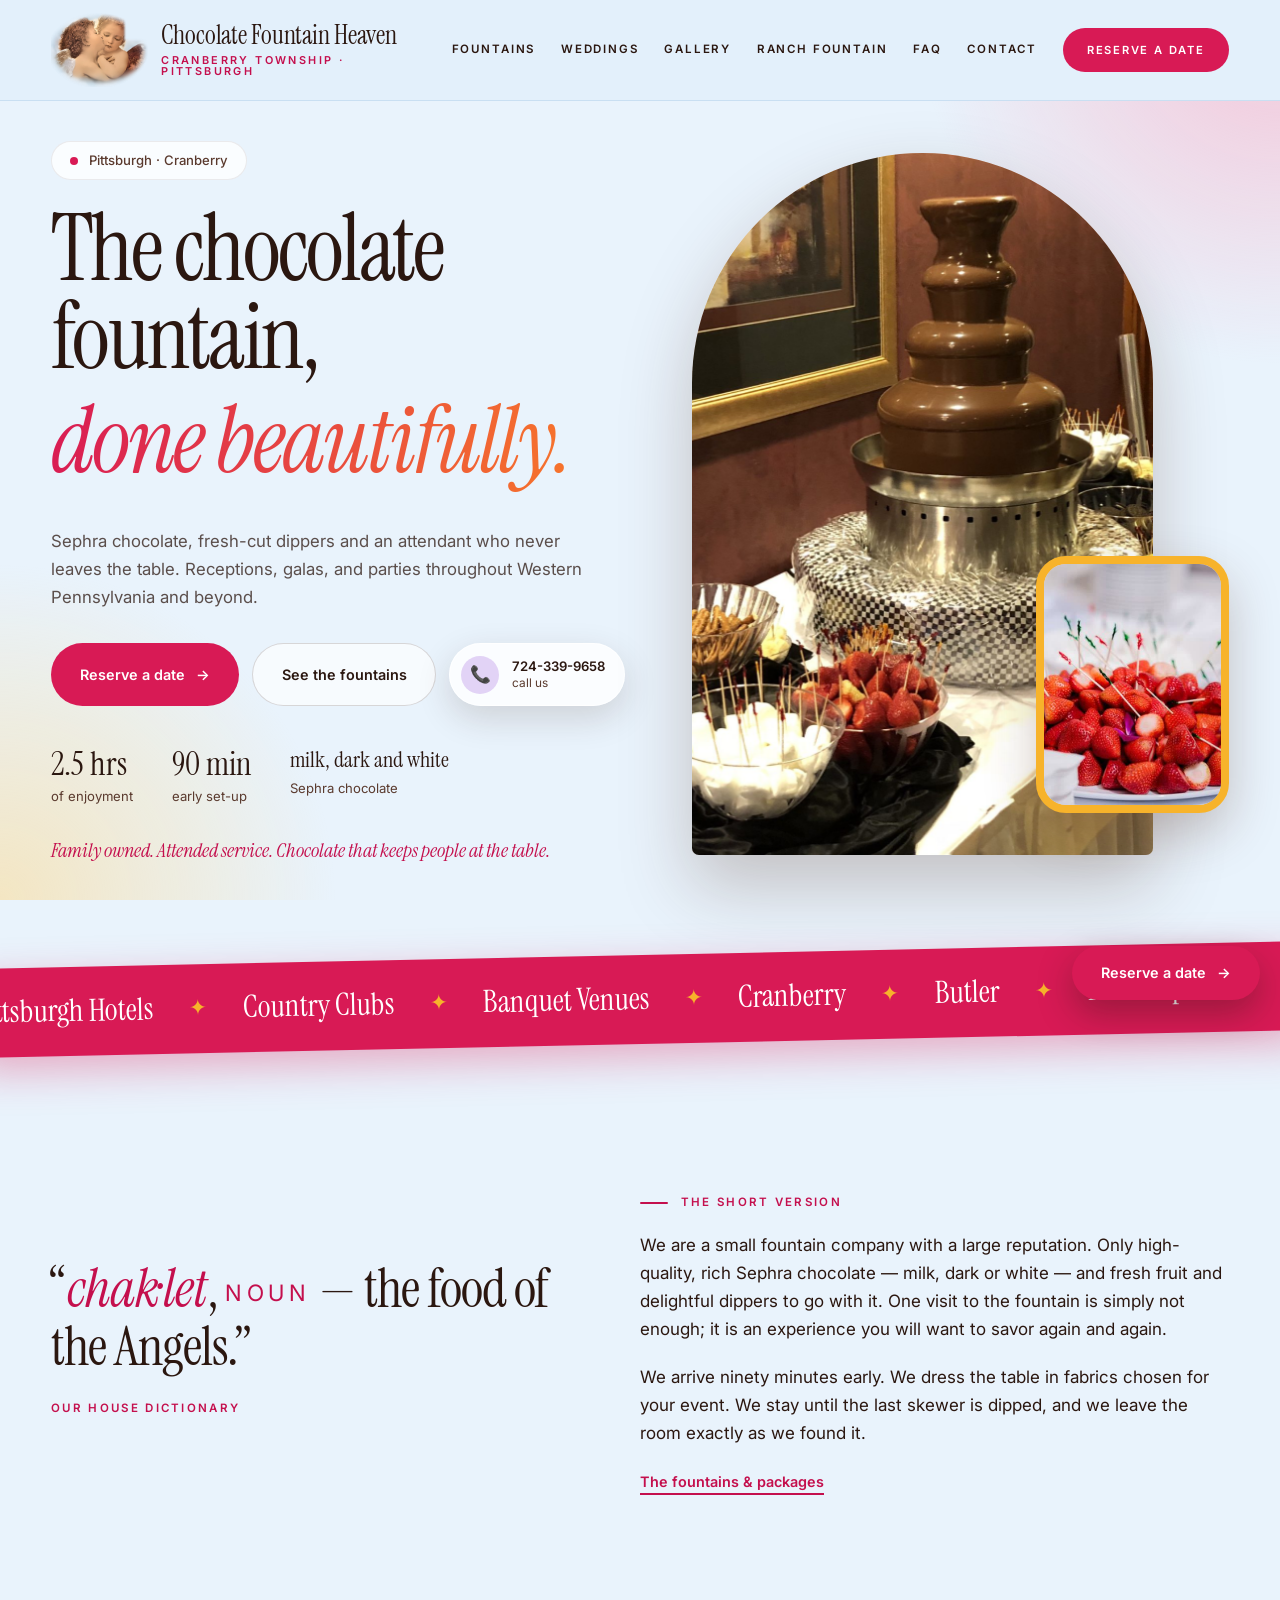
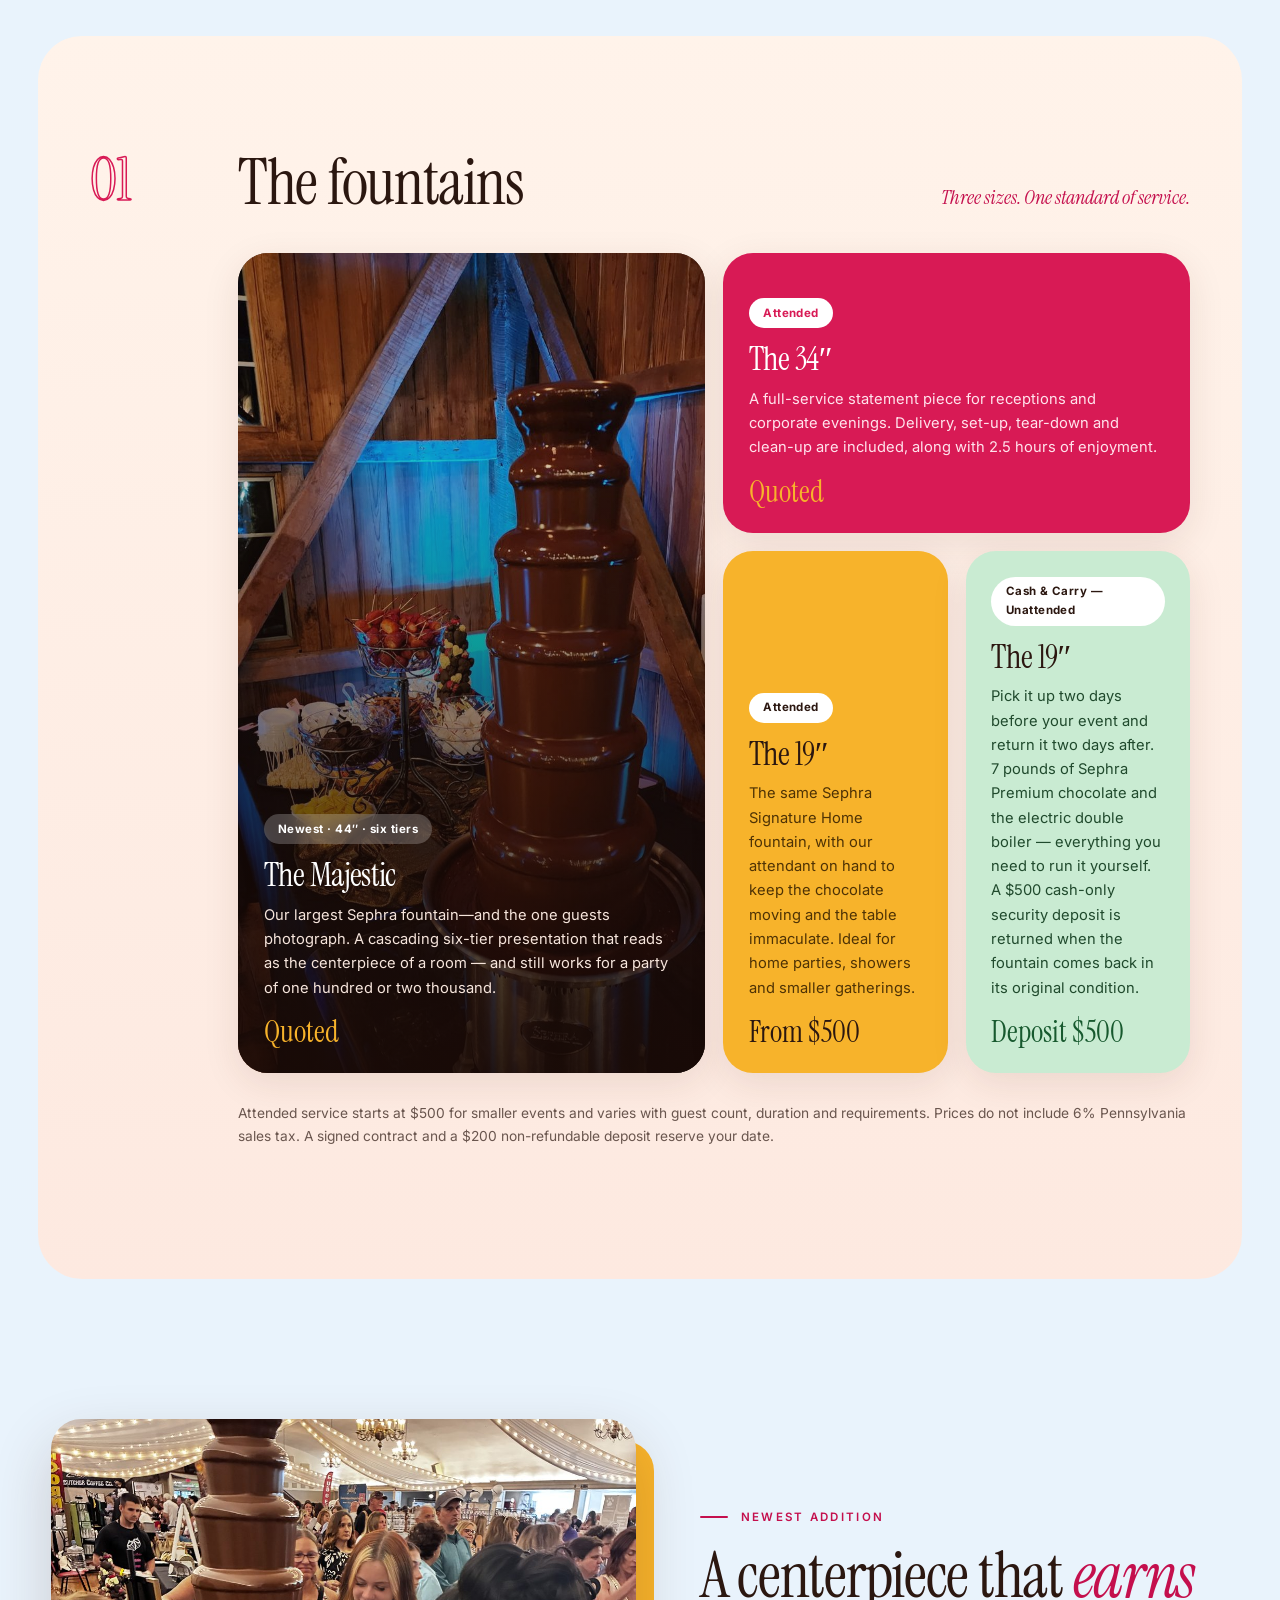
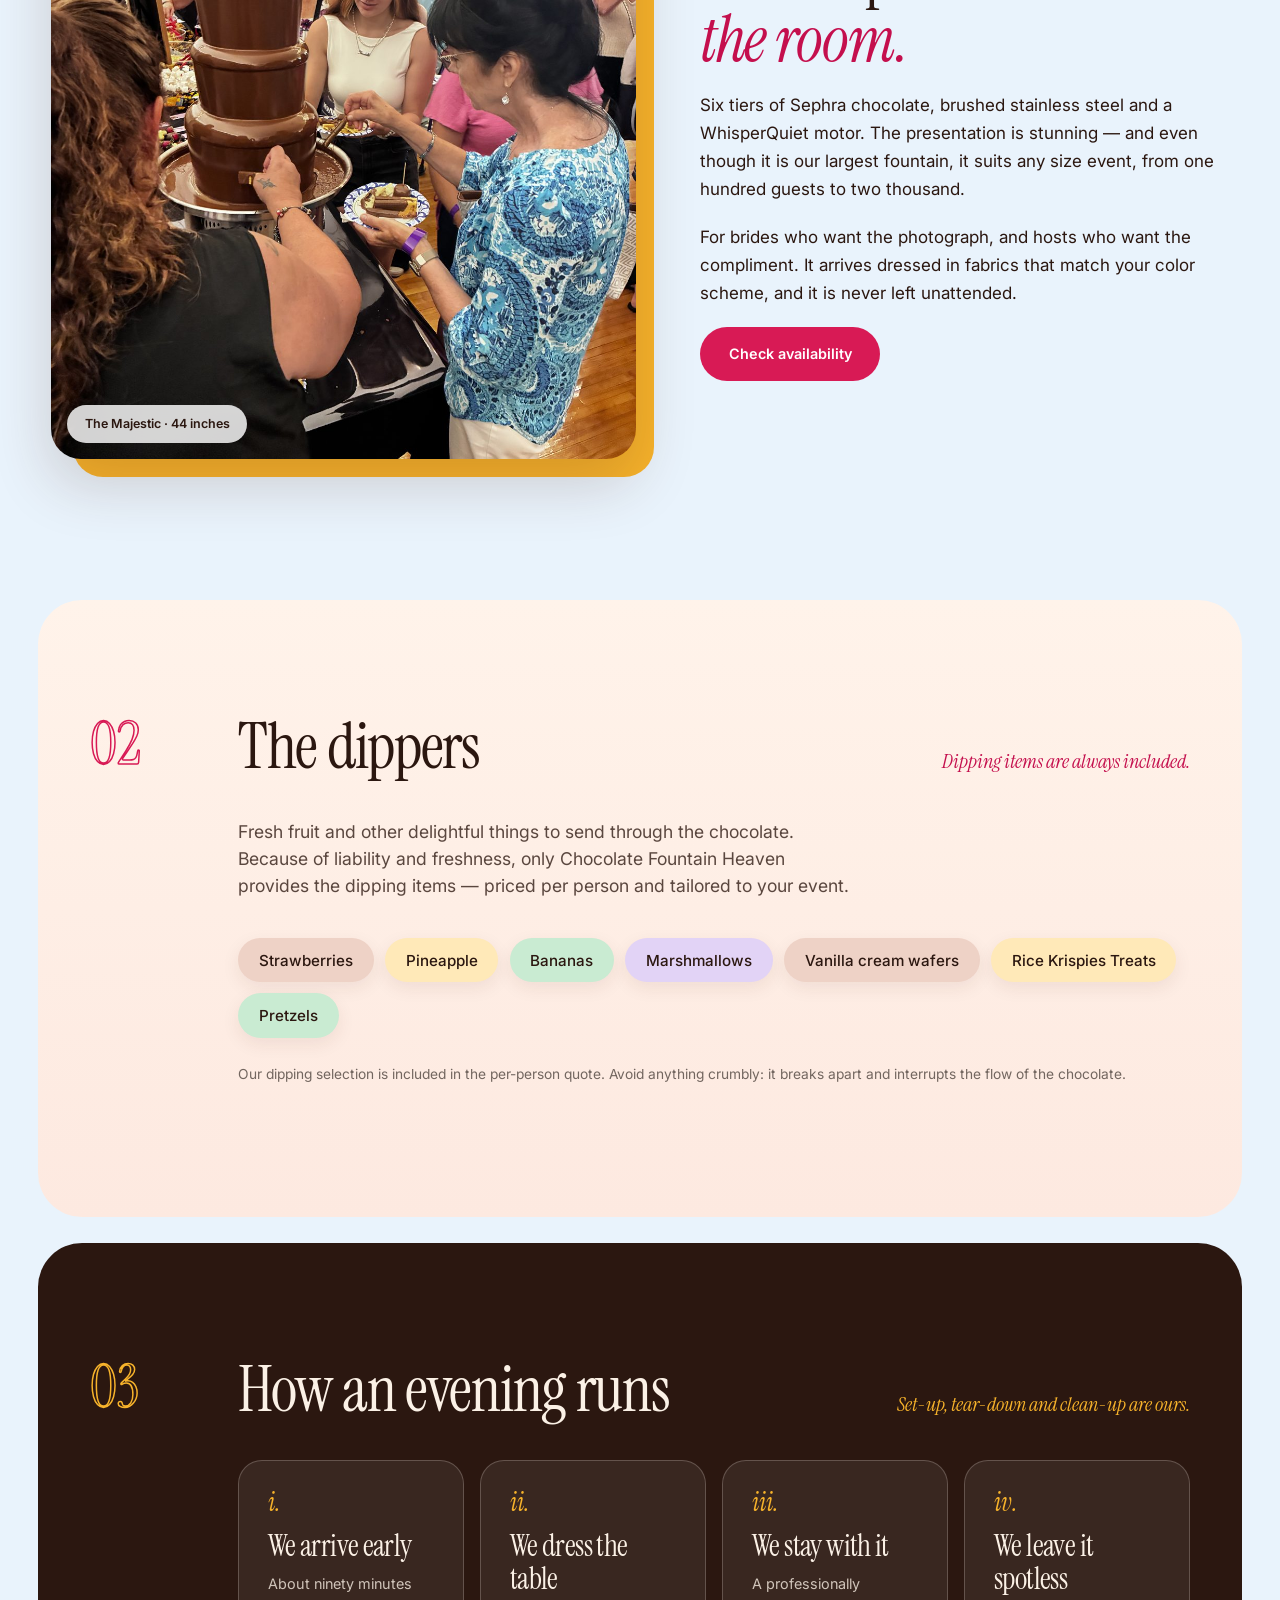
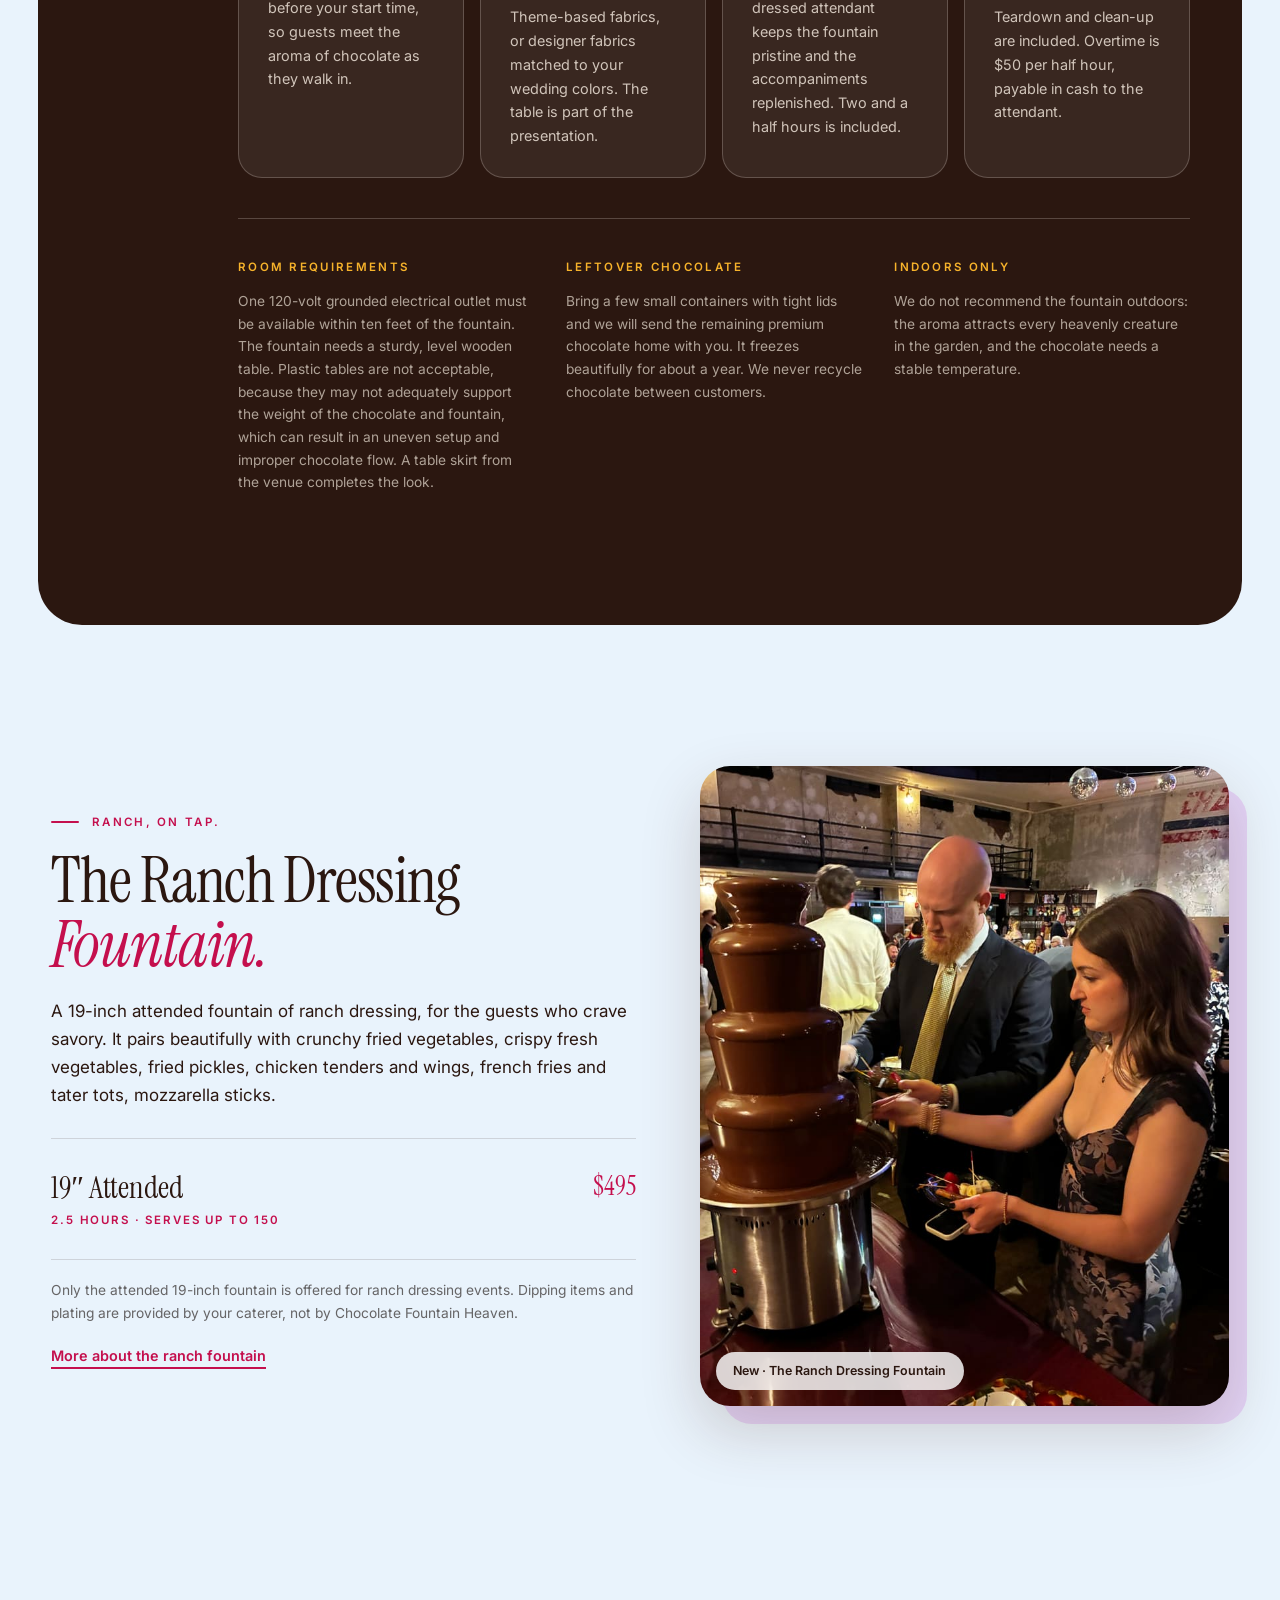
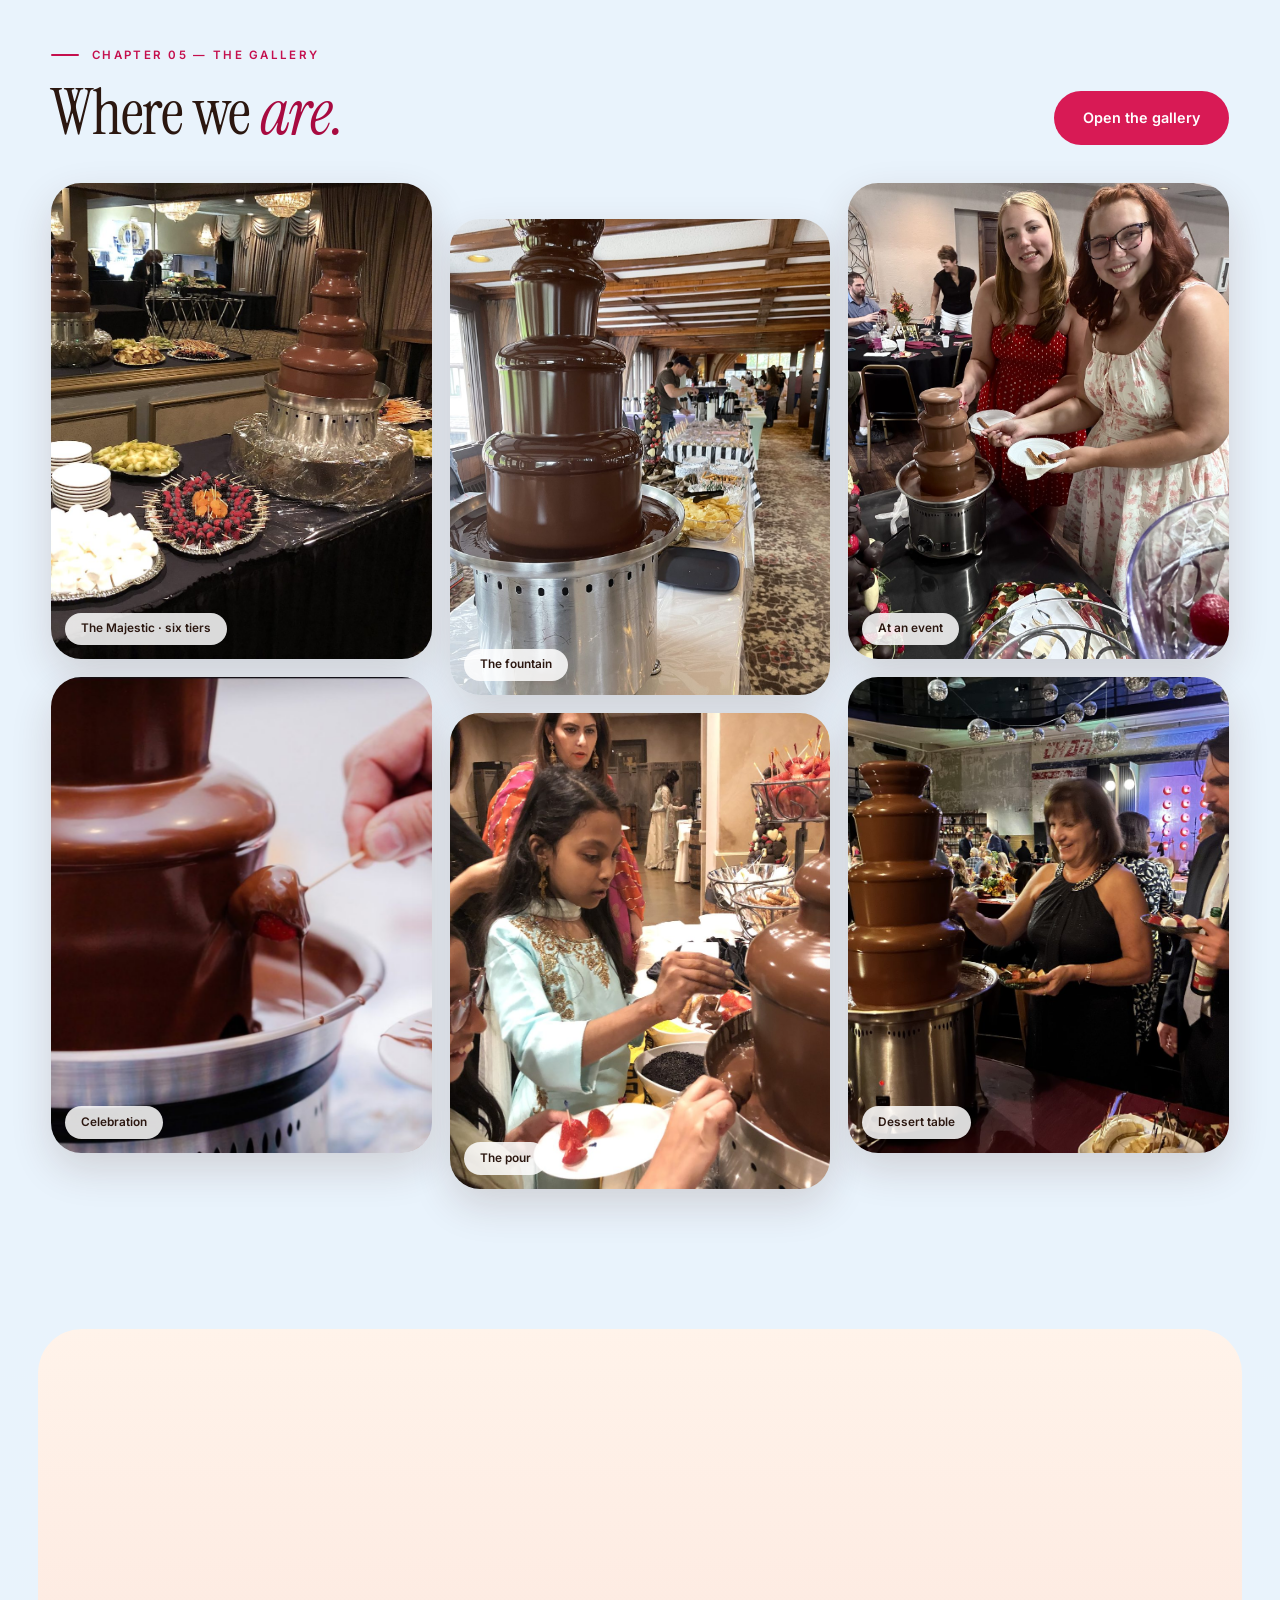
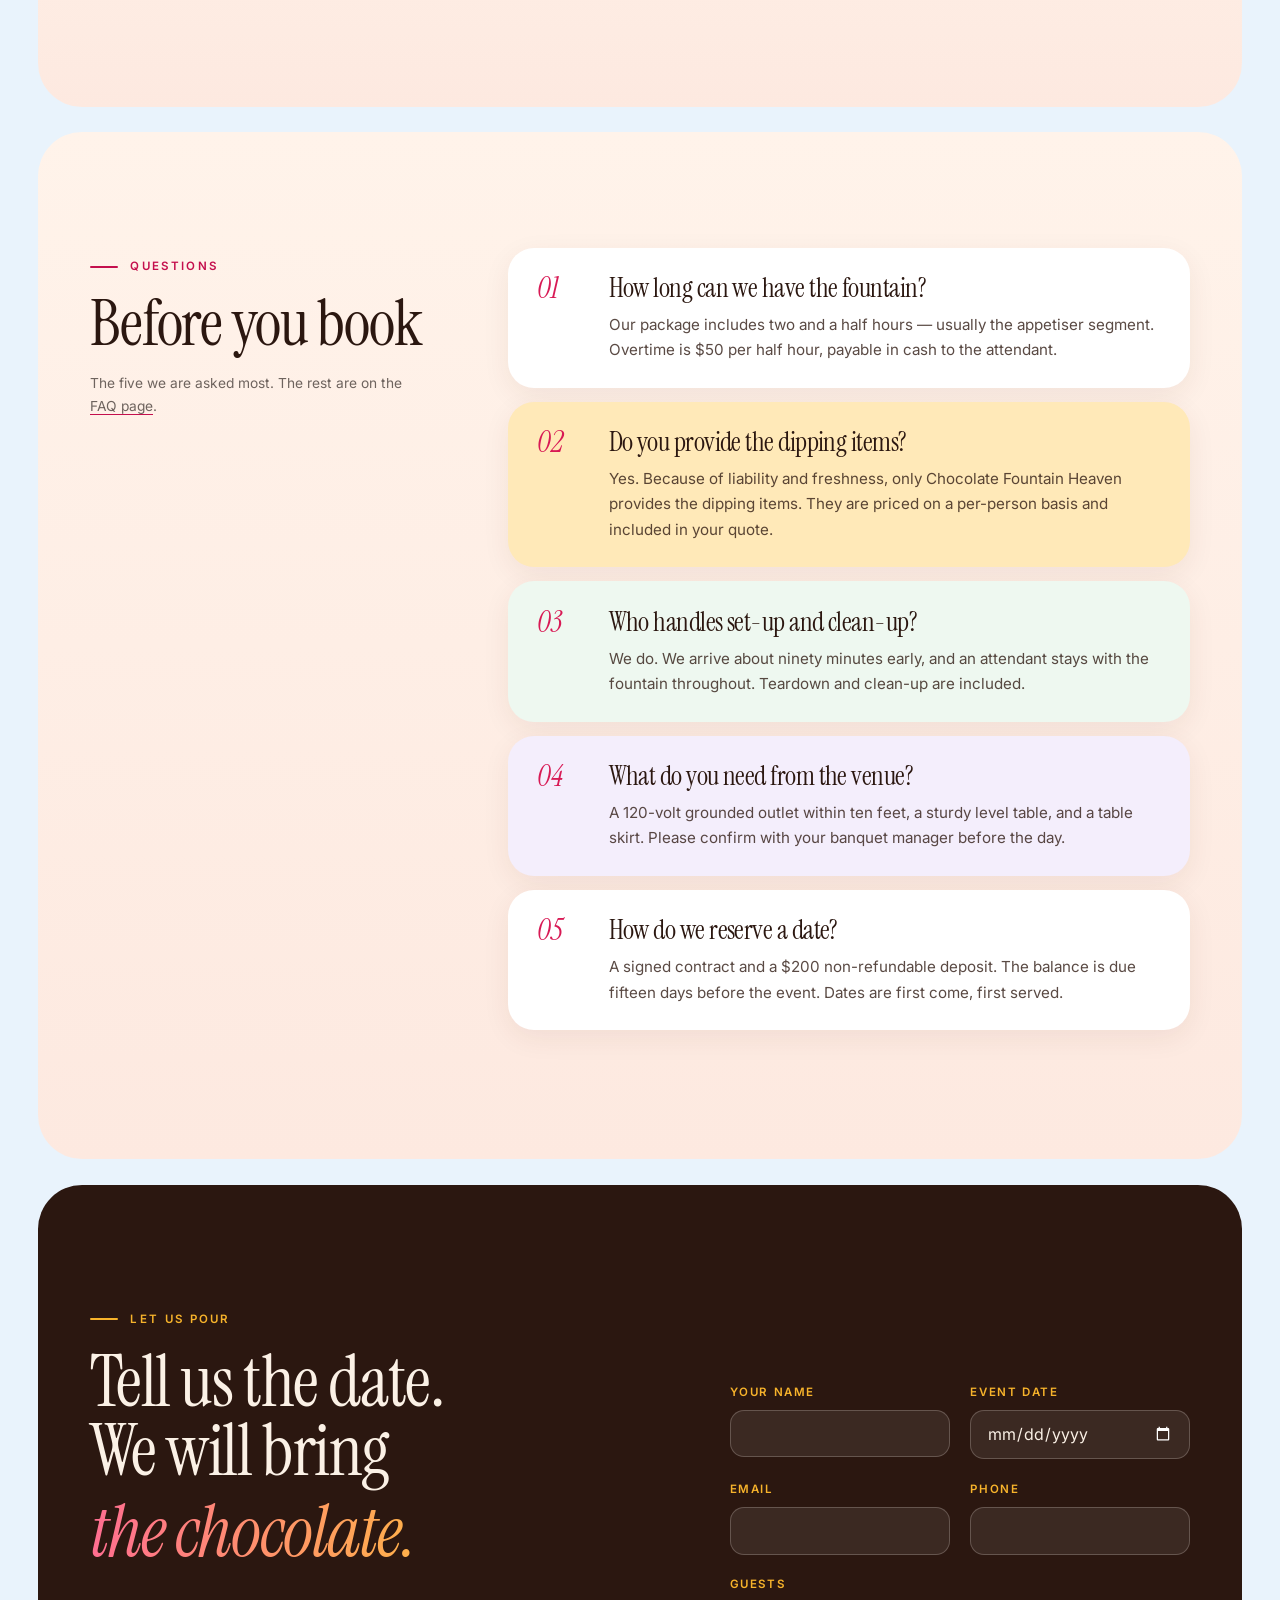
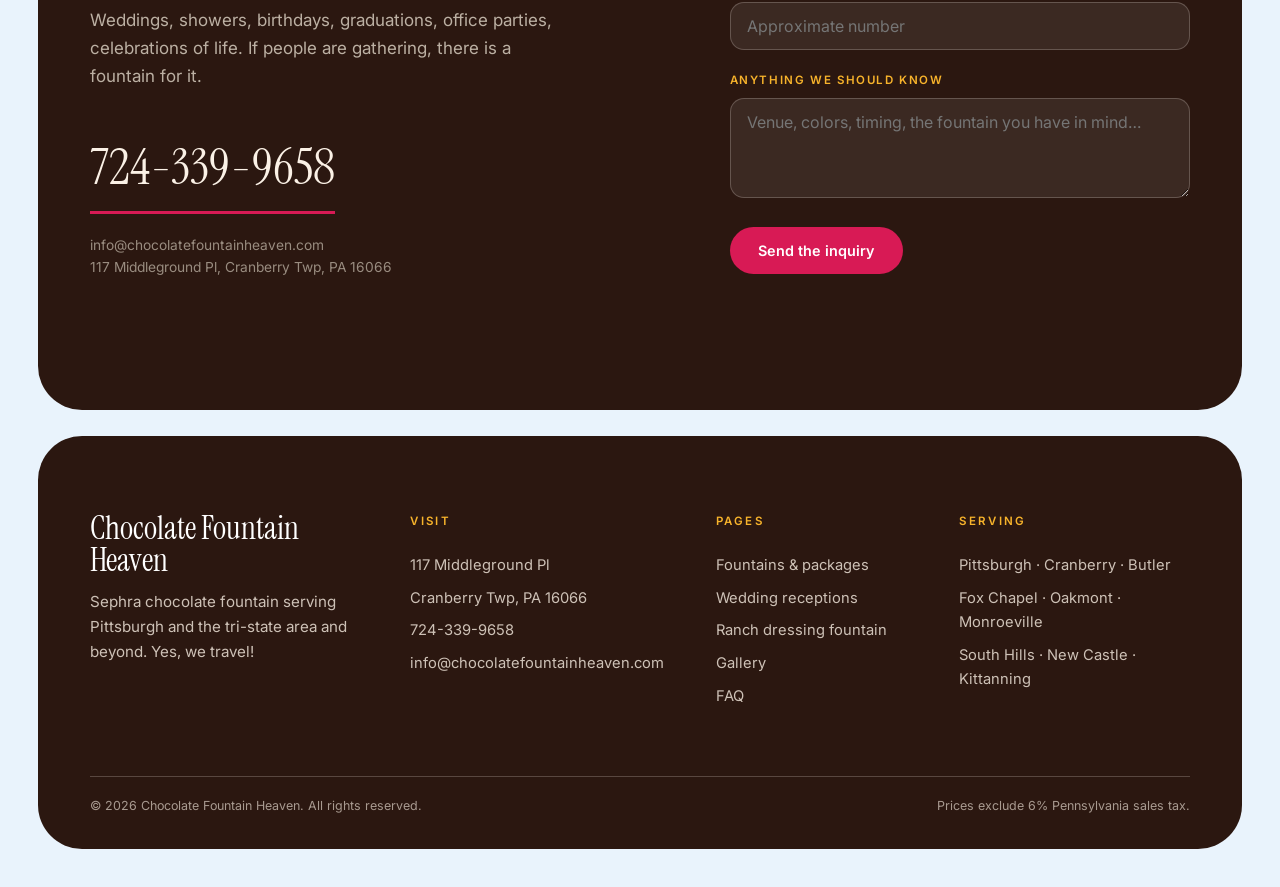
<file: site/index.html>
<!DOCTYPE html>
<html lang="en">
<head>
<meta charset="utf-8">
<meta name="viewport" content="width=device-width, initial-scale=1">
<title>Chocolate Fountain Heaven — Sephra Chocolate Fountains, Pittsburgh &amp; Cranberry</title>
<meta name="description" content="Pittsburgh's chocolate fountain specialists. Sephra chocolate, fresh dippers, professionally attended fountains from 19 to 44 inches. Cranberry Township. 724-339-9658.">
<link rel="preconnect" href="https://fonts.googleapis.com">
<link rel="preconnect" href="https://fonts.gstatic.com" crossorigin>
<link href="https://fonts.googleapis.com/css2?family=Instrument+Serif:ital@0;1&family=Inter:wght@400;500;600&display=swap" rel="stylesheet">
<link rel="stylesheet" href="css/style.css?v=2026-11-23">
<link rel="icon" href="data:image/svg+xml,%3Csvg xmlns='http://www.w3.org/2000/svg' viewBox='0 0 64 64'%3E%3Crect width='64' height='64' fill='%23150d09'/%3E%3Cpath d='M32 12c8 0 14 6 14 13s-6 12-14 12-14-5-14-12 6-13 14-13zm0 6c-4 0-8 3-8 7s4 6 8 6 8-2 8-6-4-7-8-7zm0 16c5 0 9 2 9 2v16H23V36s4-2 9-2z' fill='%23cfa46a'/%3E%3C/svg%3E">
</head>
<body>

<a class="skip" href="#main">Skip to content</a>

<header class="nav" id="nav">
  <a class="wordmark" href="index.html" aria-label="Chocolate Fountain Heaven, home">
    <img class="wordmark__angels" src="img/angels.webp" width="97" height="74" alt="" decoding="async">
    <span class="wordmark__text">
      <b>Chocolate Fountain Heaven</b>
      <span>Cranberry Township &middot; Pittsburgh</span>
    </span>
  </a>
  <nav class="nav__links" aria-label="Main">
    <a href="fountains.html">Fountains</a>
    <a href="weddings.html">Weddings</a>
    <a href="gallery.html">Gallery</a>
    <a href="ranch.html">Ranch Fountain</a>
    <a href="faq.html">FAQ</a>
    <a href="contact.html">Contact</a>
    <a class="nav__cta" href="contact.html">Reserve a date</a>
  </nav>
  <button class="nav__toggle" aria-label="Open menu" aria-expanded="false"><span></span></button>
</header>

<div class="drawer" aria-hidden="true">
  <button class="drawer__close" aria-label="Close menu">&times;</button>
  <a href="index.html">Home</a>
  <a href="fountains.html">Fountains</a>
  <a href="weddings.html">Weddings</a>
  <a href="gallery.html">Gallery</a>
  <a href="ranch.html">Ranch Fountain</a>
  <a href="faq.html">FAQ</a>
  <a href="contact.html">Contact</a>
  <div class="drawer__meta">724-339-9658 &middot; info@chocolatefountainheaven.com</div>
</div>

<main id="main">

  <!-- ============ HERO ============ -->
  <section class="hero">
    <div class="hero__inner">
      <div class="hero__copy">
        <span class="pill">Pittsburgh &middot; Cranberry</span>
        <h1>The chocolate fountain, <em>done beautifully.</em></h1>
        <p class="hero__lede">Sephra chocolate, fresh-cut dippers and an attendant who never leaves the table. Receptions, galas, and parties throughout Western Pennsylvania and beyond.</p>
        <div class="hero__actions">
          <a class="btn btn--solid" href="contact.html">Reserve a date <i aria-hidden="true">&rarr;</i></a>
          <a class="btn btn--ghost" href="fountains.html">See the fountains</a>
          <a class="chip chip--inline" href="tel:+17243399658"><span class="dot" aria-hidden="true">&#128222;</span><span>724-339-9658<small>call us</small></span></a>
        </div>
        <ul class="proof">
          <li><b><span data-n="2.5">2.5</span> hrs</b><span>of enjoyment</span></li>
          <li><b><span data-n="90">90</span> min</b><span>early set-up</span></li>
          <li><b class="proof-choc">milk, dark and white</b><span>Sephra chocolate</span></li>
        </ul>
        <p class="hero__note">Family owned. Attended service. Chocolate that keeps people at the table.</p>
      </div>

      <div class="stage">
        <!-- client photo rotation (STE-553); portrait frames keep the smaller files sharp (STE-628) -->
        <div class="arch cyc" data-cycle="3200">
          <img src="img/cfh-rot-01.jpg" width="1259" height="1600" alt="A Sephra chocolate fountain at a catered event" fetchpriority="high" decoding="async">
          <img src="img/cfh-rot-02.jpg" width="739" height="1600" alt="A Sephra chocolate fountain at a catered event" loading="lazy" decoding="async">
          <img src="img/cfh-rot-03.jpg" width="926" height="1600" alt="A Sephra chocolate fountain at a catered event" loading="lazy" decoding="async">
          <img src="img/cfh-rot-04.jpg" width="1600" height="1200" alt="A Sephra chocolate fountain at a catered event" loading="lazy" decoding="async">
          <img src="img/cfh-rot-05.jpg" width="1200" height="1600" alt="A Sephra chocolate fountain at a catered event" loading="lazy" decoding="async">
          <img src="img/cfh-rot-06.jpg" width="753" height="1600" alt="A Sephra chocolate fountain at a catered event" loading="lazy" decoding="async">
          <img src="img/cfh-rot-07.jpg" width="400" height="600" alt="A Sephra chocolate fountain at a catered event" loading="lazy" decoding="async">
          <img src="img/cfh-rot-08.jpg" width="1200" height="1600" alt="A Sephra chocolate fountain at a catered event" loading="lazy" decoding="async">
          <img src="img/cfh-rot-09.jpg" width="1600" height="1600" alt="A Sephra chocolate fountain at a catered event" loading="lazy" decoding="async">
          <img src="img/cfh-rot-10.jpg" width="604" height="621" alt="A Sephra chocolate fountain at a catered event" loading="lazy" decoding="async">
          <img src="img/cfh-rot-11.jpg" width="1200" height="1600" alt="A Sephra chocolate fountain at a catered event" loading="lazy" decoding="async">
          <img src="img/cfh-rot-12.jpg" width="1600" height="1200" alt="A Sephra chocolate fountain at a catered event" loading="lazy" decoding="async">
          <img src="img/cfh-rot-13.jpg" width="1600" height="1200" alt="A Sephra chocolate fountain at a catered event" loading="lazy" decoding="async">
        </div>
        <div class="arch2" aria-hidden="true">
          <img src="img/g05.jpg" alt="" width="900" height="600" loading="lazy" decoding="async">
        </div>
      </div>
    </div>
  </section>

  <!-- ============ VENUE BAND ============ -->
  <div class="band" aria-hidden="true">
    <div class="band__track">
      <span>Pittsburgh Hotels</span><span>Country Clubs</span>
      <span>Banquet Venues</span><span>Cranberry</span><span>Butler</span><span>Fox Chapel</span>
      <span>Oakmont</span><span>Monroeville</span><span>South Hills</span><span>New Castle</span><span>Kittanning</span>
      <span>Pittsburgh Hotels</span><span>Country Clubs</span>
      <span>Banquet Venues</span><span>Cranberry</span><span>Butler</span><span>Fox Chapel</span>
      <span>Oakmont</span><span>Monroeville</span><span>South Hills</span><span>New Castle</span><span>Kittanning</span>
    </div>
  </div>

  <!-- ============ DEFINITION ============ -->
  <section class="section">
    <div class="wrap defn">
      <div data-reveal>
        <blockquote>
          <p>&ldquo;<em>chak&middot;let</em>, <span style="font-family:var(--sans);font-size:.42em;letter-spacing:.2em;text-transform:uppercase;color:var(--brass);vertical-align:middle">noun</span> &mdash; the food of the Angels.&rdquo;</p>
          <cite>Our house dictionary</cite>
        </blockquote>
      </div>
      <div class="defn__body" data-reveal>
        <span class="eyebrow eyebrow--line">The short version</span>
        <p style="margin-top:1.2rem">We are a small fountain company with a large reputation. Only high-quality, rich Sephra chocolate &mdash; milk, dark or white &mdash; and fresh fruit and delightful dippers to go with it. One visit to the fountain is simply not enough; it is an experience you will want to savor again and again.</p>
        <p>We arrive ninety minutes early. We dress the table in fabrics chosen for your event. We stay until the last skewer is dipped, and we leave the room exactly as we found it.</p>
        <a class="link-u" href="fountains.html">The fountains &amp; packages</a>
      </div>
    </div>
  </section>

  <!-- ============ 01 — THE FOUNTAINS ============ -->
  <section class="section section--cream" id="fountains">
    <div class="wrap chapter">
      <div class="chapter__no">01</div>
      <div>
        <div class="chapter__head">
          <h2>The fountains</h2>
          <span class="aside">Three sizes. One standard of service.</span>
        </div>

        <div class="bento" data-reveal>
          <div class="bento__card bento__card--big">
            <img src="img/cfh-g-26.jpg" width="701" height="1500" loading="lazy" style="object-position:50% 30%" alt="The Majestic chocolate fountain on a black table with a gold runner, against a barn wall lit in blue">
            <span class="bento__tag">Newest &middot; 44&Prime; &middot; six tiers</span>
            <h3>The Majestic</h3>
            <p>Our largest Sephra fountain&mdash;and the one guests photograph. A cascading six-tier presentation that reads as the centerpiece of a room &mdash; and still works for a party of one hundred or two thousand.</p>
            <div class="bento__price">Quoted</div>
          </div>
          <div class="bento__card bento__card--berry">
            <span class="bento__tag">Attended</span>
            <h3>The 34&Prime;</h3>
            <p>A full-service statement piece for receptions and corporate evenings. Delivery, set-up, tear-down and clean-up are included, along with 2.5 hours of enjoyment.</p>
            <div class="bento__price">Quoted</div>
          </div>
          <div class="bento__card bento__card--gold">
            <span class="bento__tag">Attended</span>
            <h3>The 19&Prime;</h3>
            <p>The same Sephra Signature Home fountain, with our attendant on hand to keep the chocolate moving and the table immaculate. Ideal for home parties, showers and smaller gatherings.</p>
            <div class="bento__price">From $500</div>
          </div>
          <div class="bento__card bento__card--mint">
            <span class="bento__tag">Cash &amp; Carry &mdash; Unattended</span>
            <h3>The 19&Prime;</h3>
            <p>Pick it up two days before your event and return it two days after. 7 pounds of Sephra Premium chocolate and the electric double boiler &mdash; everything you need to run it yourself. A $500 cash-only security deposit is returned when the fountain comes back in its original condition.</p>
            <div class="bento__price">Deposit $500</div>
          </div>
        </div>

        <p class="small" style="margin-top:1.8rem;color:rgba(43,23,16,.7)">Attended service starts at $500 for smaller events and varies with guest count, duration and requirements. Prices do not include 6% Pennsylvania sales tax. A signed contract and a $200 non-refundable deposit reserve your date.</p>
      </div>
    </div>
  </section>

  <!-- ============ MAJESTIC FEATURE ============ -->
  <section class="section">
    <div class="wrap feature">
      <div class="feature__media" data-reveal>
        <img src="img/cfh-g-07.jpg" width="1125" height="1500" loading="lazy" alt="A close view of a chocolate fountain display">
        <span class="feature__cap">The Majestic &middot; 44 inches</span>
      </div>
      <div data-reveal>
        <span class="eyebrow eyebrow--line">Newest addition</span>
        <h2 style="margin-top:1.1rem">A centerpiece that <em>earns the room.</em></h2>
        <p>Six tiers of Sephra chocolate, brushed stainless steel and a WhisperQuiet motor. The presentation is stunning &mdash; and even though it is our largest fountain, it suits any size event, from one hundred guests to two thousand.</p>
        <p>For brides who want the photograph, and hosts who want the compliment. It arrives dressed in fabrics that match your color scheme, and it is never left unattended.</p>
        <a class="btn" href="contact.html">Check availability</a>
      </div>
    </div>
  </section>

  <!-- ============ 02 — DIPPERS ============ -->
  <section class="section section--cream" id="dippers">
    <div class="wrap chapter">
      <div class="chapter__no">02</div>
      <div>
        <div class="chapter__head">
          <h2>The dippers</h2>
          <span class="aside">Dipping items are always included.</span>
        </div>
        <p class="lede" style="max-width:56ch;margin-bottom:2.4rem">Fresh fruit and other delightful things to send through the chocolate. Because of liability and freshness, only Chocolate Fountain Heaven provides the dipping items &mdash; priced per person and tailored to your event.</p>

        <div class="dippers" data-reveal>
          <ul>
            <li><span>Strawberries</span><span>&nbsp;</span></li>
            <li><span>Pineapple</span><span>&nbsp;</span></li>
            <li><span>Bananas</span><span>&nbsp;</span></li>
            <li><span>Marshmallows</span><span>&nbsp;</span></li>
            <li><span>Vanilla cream wafers</span><span>&nbsp;</span></li>
            <li><span>Rice Krispies Treats</span><span>&nbsp;</span></li>
            <li><span>Pretzels</span><span>&nbsp;</span></li>
          </ul>
        </div>
        <p class="small" style="margin-top:1.6rem;color:rgba(21,13,9,.6)">Our dipping selection is included in the per-person quote. Avoid anything crumbly: it breaks apart and interrupts the flow of the chocolate.</p>
      </div>
    </div>
  </section>

  <!-- ============ 03 — HOW IT WORKS ============ -->
  <section class="section section--dark" id="how">
    <div class="wrap chapter">
      <div class="chapter__no">03</div>
      <div>
        <div class="chapter__head">
          <h2>How an evening runs</h2>
          <span class="aside">Set-up, tear-down and clean-up are ours.</span>
        </div>
        <div class="steps" data-reveal>
          <div>
            <div class="n">i.</div>
            <h3>We arrive early</h3>
            <p>About ninety minutes before your start time, so guests meet the aroma of chocolate as they walk in.</p>
          </div>
          <div>
            <div class="n">ii.</div>
            <h3>We dress the table</h3>
            <p>Theme-based fabrics, or designer fabrics matched to your wedding colors. The table is part of the presentation.</p>
          </div>
          <div>
            <div class="n">iii.</div>
            <h3>We stay with it</h3>
            <p>A professionally dressed attendant keeps the fountain pristine and the accompaniments replenished. Two and a half hours is included.</p>
          </div>
          <div>
            <div class="n">iv.</div>
            <h3>We leave it spotless</h3>
            <p>Teardown and clean-up are included. Overtime is $50 per half hour, payable in cash to the attendant.</p>
          </div>
        </div>
        <div class="rule" style="margin-top:2.5rem"></div>
        <div style="display:grid;grid-template-columns:repeat(auto-fit,minmax(240px,1fr));gap:2rem;padding-top:2rem">
          <div>
            <span class="eyebrow" style="color:var(--brass-lt)">Room requirements</span>
            <p class="small" style="margin-top:.7rem;color:rgba(244,236,221,.66)">One 120-volt grounded electrical outlet must be available within ten feet of the fountain. The fountain needs a sturdy, level wooden table. Plastic tables are not acceptable, because they may not adequately support the weight of the chocolate and fountain, which can result in an uneven setup and improper chocolate flow. A table skirt from the venue completes the look.</p>
          </div>
          <div>
            <span class="eyebrow" style="color:var(--brass-lt)">Leftover chocolate</span>
            <p class="small" style="margin-top:.7rem;color:rgba(244,236,221,.66)">Bring a few small containers with tight lids and we will send the remaining premium chocolate home with you. It freezes beautifully for about a year. We never recycle chocolate between customers.</p>
          </div>
          <div>
            <span class="eyebrow" style="color:var(--brass-lt)">Indoors only</span>
            <p class="small" style="margin-top:.7rem;color:rgba(244,236,221,.66)">We do not recommend the fountain outdoors: the aroma attracts every heavenly creature in the garden, and the chocolate needs a stable temperature.</p>
          </div>
        </div>
      </div>
    </div>
  </section>

  <!-- ============ 04 — RANCH FOUNTAIN ============ -->
  <section class="section" id="ranch">
    <div class="wrap feature feature--flip">
      <div class="feature__media" data-reveal>
        <img src="img/home-5.jpg" srcset="img/home-5-800w.jpg 800w, img/home-5-1200w.jpg 1200w, img/home-5.jpg 1920w" sizes="(min-width: 820px) 46vw, 100vw" width="1920" height="2560" loading="lazy" alt="A dessert buffet with a chocolate fountain">
        <span class="feature__cap">New &middot; The Ranch Dressing Fountain</span>
      </div>
      <div data-reveal>
        <span class="eyebrow eyebrow--line">Ranch, on tap.</span>
        <h2 style="margin-top:1.1rem">The Ranch Dressing <em>Fountain.</em></h2>
        <p>A 19-inch attended fountain of ranch dressing, for the guests who crave savory. It pairs beautifully with crunchy fried vegetables, crispy fresh vegetables, fried pickles, chicken tenders and wings, french fries and tater tots, mozzarella sticks.</p>
        <div class="menu" style="margin-top:1.8rem;border-top-color:var(--line)">
          <div class="menu__row" style="grid-template-columns:1fr auto">
            <div class="menu__name">19&Prime; Attended <small>2.5 hours &middot; serves up to 150</small></div>
            <div class="menu__price">$495</div>
          </div>
        </div>
        <p class="small" style="margin-top:1.2rem;color:rgba(21,13,9,.62)">Only the attended 19-inch fountain is offered for ranch dressing events. Dipping items and plating are provided by your caterer, not by Chocolate Fountain Heaven.</p>
        <a class="link-u" href="ranch.html">More about the ranch fountain</a>
      </div>
    </div>
  </section>

  <!-- ============ GALLERY TEASER ============ -->
  <section class="section">
    <div class="wrap">
      <div style="display:flex;flex-wrap:wrap;align-items:end;justify-content:space-between;gap:1.2rem;margin-bottom:2.4rem" data-reveal>
        <div>
          <span class="eyebrow eyebrow--line">Chapter 05 &mdash; The gallery</span>
          <h2 style="margin-top:1rem">Where we <em style="font-style:italic;color:var(--wine)">are.</em></h2>
        </div>
        <a class="btn" href="gallery.html">Open the gallery</a>
      </div>
      <div class="masonry" data-reveal>
        <figure><img src="img/cfh-g-02.jpg" alt="A Sephra chocolate fountain at a catered event" width="1500" height="1125" loading="lazy"><figcaption>The Majestic &middot; six tiers</figcaption></figure>
        <figure><img src="img/cfh-g-01.jpg" alt="A Sephra chocolate fountain at a catered event" width="1125" height="1500" loading="lazy"><figcaption>The fountain</figcaption></figure>
        <figure><img src="img/cfh-g-03.jpg" alt="A Sephra chocolate fountain at a catered event" width="1125" height="1500" loading="lazy"><figcaption>At an event</figcaption></figure>
        <figure><img src="img/cfh-g-14.jpg" alt="A Sephra chocolate fountain at a catered event" width="1500" height="1008" loading="lazy"><figcaption>Celebration</figcaption></figure>
        <figure><img src="img/cfh-g-13.jpg" alt="A Sephra chocolate fountain at a catered event" width="1500" height="1125" loading="lazy"><figcaption>The pour</figcaption></figure>
        <figure><img src="img/cfh-g-20.jpg" alt="A Sephra chocolate fountain at a catered event" width="1500" height="1125" loading="lazy"><figcaption>Dessert table</figcaption></figure>
      </div>
    </div>
  </section>

  <!-- ============ GENDER REVEAL TEASER ============ -->
  <section class="section section--cream" id="gender-reveal">
    <div class="wrap" style="display:flex;flex-wrap:wrap;align-items:center;justify-content:space-between;gap:1.6rem" data-reveal>
      <div>
        <span class="eyebrow eyebrow--line">Gender reveals</span>
        <h2 style="margin:1rem 0 0">Two Colors, <em>Twice the Joy.</em></h2>
        <p class="small">The fountain starts white, then turns pink or blue at the moment you reveal it.</p>
      </div>
      <a class="btn" href="fountains.html#gender-reveal">See the gender reveal setup</a>
    </div>
  </section>

  <!-- ============ FAQ ============ -->
  <section class="section section--cream" id="faq">
    <div class="wrap faq">
      <div class="faq__side" data-reveal>
        <span class="eyebrow eyebrow--line">Questions</span>
        <h2 style="margin-top:1rem">Before you book</h2>
        <p class="small" style="color:rgba(21,13,9,.62)">The five we are asked most. The rest are on the <a href="faq.html" style="border-bottom:1px solid var(--brass)">FAQ page</a>.</p>
      </div>
      <div>
        <div class="faq__item" data-reveal>
          <div class="q-n">01</div>
          <div>
            <h3>How long can we have the fountain?</h3>
            <p>Our package includes two and a half hours &mdash; usually the appetiser segment. Overtime is $50 per half hour, payable in cash to the attendant.</p>
          </div>
        </div>
        <div class="faq__item" data-reveal>
          <div class="q-n">02</div>
          <div>
            <h3>Do you provide the dipping items?</h3>
            <p>Yes. Because of liability and freshness, only Chocolate Fountain Heaven provides the dipping items. They are priced on a per-person basis and included in your quote.</p>
          </div>
        </div>
        <div class="faq__item" data-reveal>
          <div class="q-n">03</div>
          <div>
            <h3>Who handles set-up and clean-up?</h3>
            <p>We do. We arrive about ninety minutes early, and an attendant stays with the fountain throughout. Teardown and clean-up are included.</p>
          </div>
        </div>
        <div class="faq__item" data-reveal>
          <div class="q-n">04</div>
          <div>
            <h3>What do you need from the venue?</h3>
            <p>A 120-volt grounded outlet within ten feet, a sturdy level table, and a table skirt. Please confirm with your banquet manager before the day.</p>
          </div>
        </div>
        <div class="faq__item" data-reveal>
          <div class="q-n">05</div>
          <div>
            <h3>How do we reserve a date?</h3>
            <p>A signed contract and a $200 non-refundable deposit. The balance is due fifteen days before the event. Dates are first come, first served.</p>
          </div>
        </div>
      </div>
    </div>
  </section>

  <!-- ============ CTA ============ -->
  <section class="section section--dark" id="book">
    <div class="wrap cta">
      <div data-reveal>
        <span class="eyebrow eyebrow--line" style="color:var(--brass-lt)">Let us pour</span>
        <h2 style="margin-top:1.2rem">Tell us the date.<br>We will bring <em>the chocolate.</em></h2>
        <p style="margin-top:1.6rem;color:rgba(244,236,221,.72);max-width:44ch">Weddings, showers, birthdays, graduations, office parties, celebrations of life. If people are gathering, there is a fountain for it.</p>
        <p style="margin-top:2.2rem"><a class="phone-big" href="tel:+17243399658" style="color:var(--cream)">724-339-9658</a></p>
        <p class="small" style="margin-top:1rem;color:rgba(244,236,221,.55)">info@chocolatefountainheaven.com<br>117 Middleground Pl, Cranberry Twp, PA 16066</p>
      </div>
      <div data-reveal>
        <form class="form" data-mailto>
          <div class="form__row">
            <div class="field"><label for="name">Your name</label><input id="name" name="name" type="text" required></div>
            <div class="field"><label for="date">Event date</label><input id="date" name="date" type="date"></div>
          </div>
          <div class="form__row">
            <div class="field"><label for="email">Email</label><input id="email" name="email" type="email" required></div>
            <div class="field"><label for="phone">Phone</label><input id="phone" name="phone" type="tel"></div>
          </div>
          <div class="field"><label for="guests">Guests</label><input id="guests" name="guests" type="text" placeholder="Approximate number"></div>
          <div class="field"><label for="notes">Anything we should know</label><textarea id="notes" name="notes" placeholder="Venue, colors, timing, the fountain you have in mind…"></textarea></div>
          <button class="btn btn--solid" type="submit">Send the inquiry</button>
          <p class="small" data-form-note style="color:rgba(244,236,221,.5);margin:0"></p>
        </form>
      </div>
    </div>
  </section>

</main>

<footer class="foot">
  <div class="wrap">
    <div class="foot__grid">
      <div class="foot__brand">
        <b>Chocolate Fountain Heaven</b>
        <p>Sephra chocolate fountain serving Pittsburgh and the tri-state area and beyond. Yes, we travel!</p>
      </div>
      <div>
        <h4>Visit</h4>
        <ul>
          <li>117 Middleground Pl</li>
          <li>Cranberry Twp, PA 16066</li>
          <li><a href="tel:+17243399658">724-339-9658</a></li>
          <li><a href="mailto:info@chocolatefountainheaven.com">info@chocolatefountainheaven.com</a></li>
        </ul>
      </div>
      <div>
        <h4>Pages</h4>
        <ul>
          <li><a href="fountains.html">Fountains &amp; packages</a></li>
          <li><a href="weddings.html">Wedding receptions</a></li>
          <li><a href="ranch.html">Ranch dressing fountain</a></li>
          <li><a href="gallery.html">Gallery</a></li>
          <li><a href="faq.html">FAQ</a></li>
        </ul>
      </div>
      <div>
        <h4>Serving</h4>
        <ul>
          <li>Pittsburgh &middot; Cranberry &middot; Butler</li>
          <li>Fox Chapel &middot; Oakmont &middot; Monroeville</li>
          <li>South Hills &middot; New Castle &middot; Kittanning</li>
        </ul>
      </div>
    </div>
    <div class="foot__bar">
      <span>&copy; <span data-year>2026</span> Chocolate Fountain Heaven. All rights reserved.</span>
      <span>Prices exclude 6% Pennsylvania sales tax.</span>
    </div>
  </div>
</footer>

<script src="js/main.js?v=2026-11-27"></script>
</body>
</html>
</file>
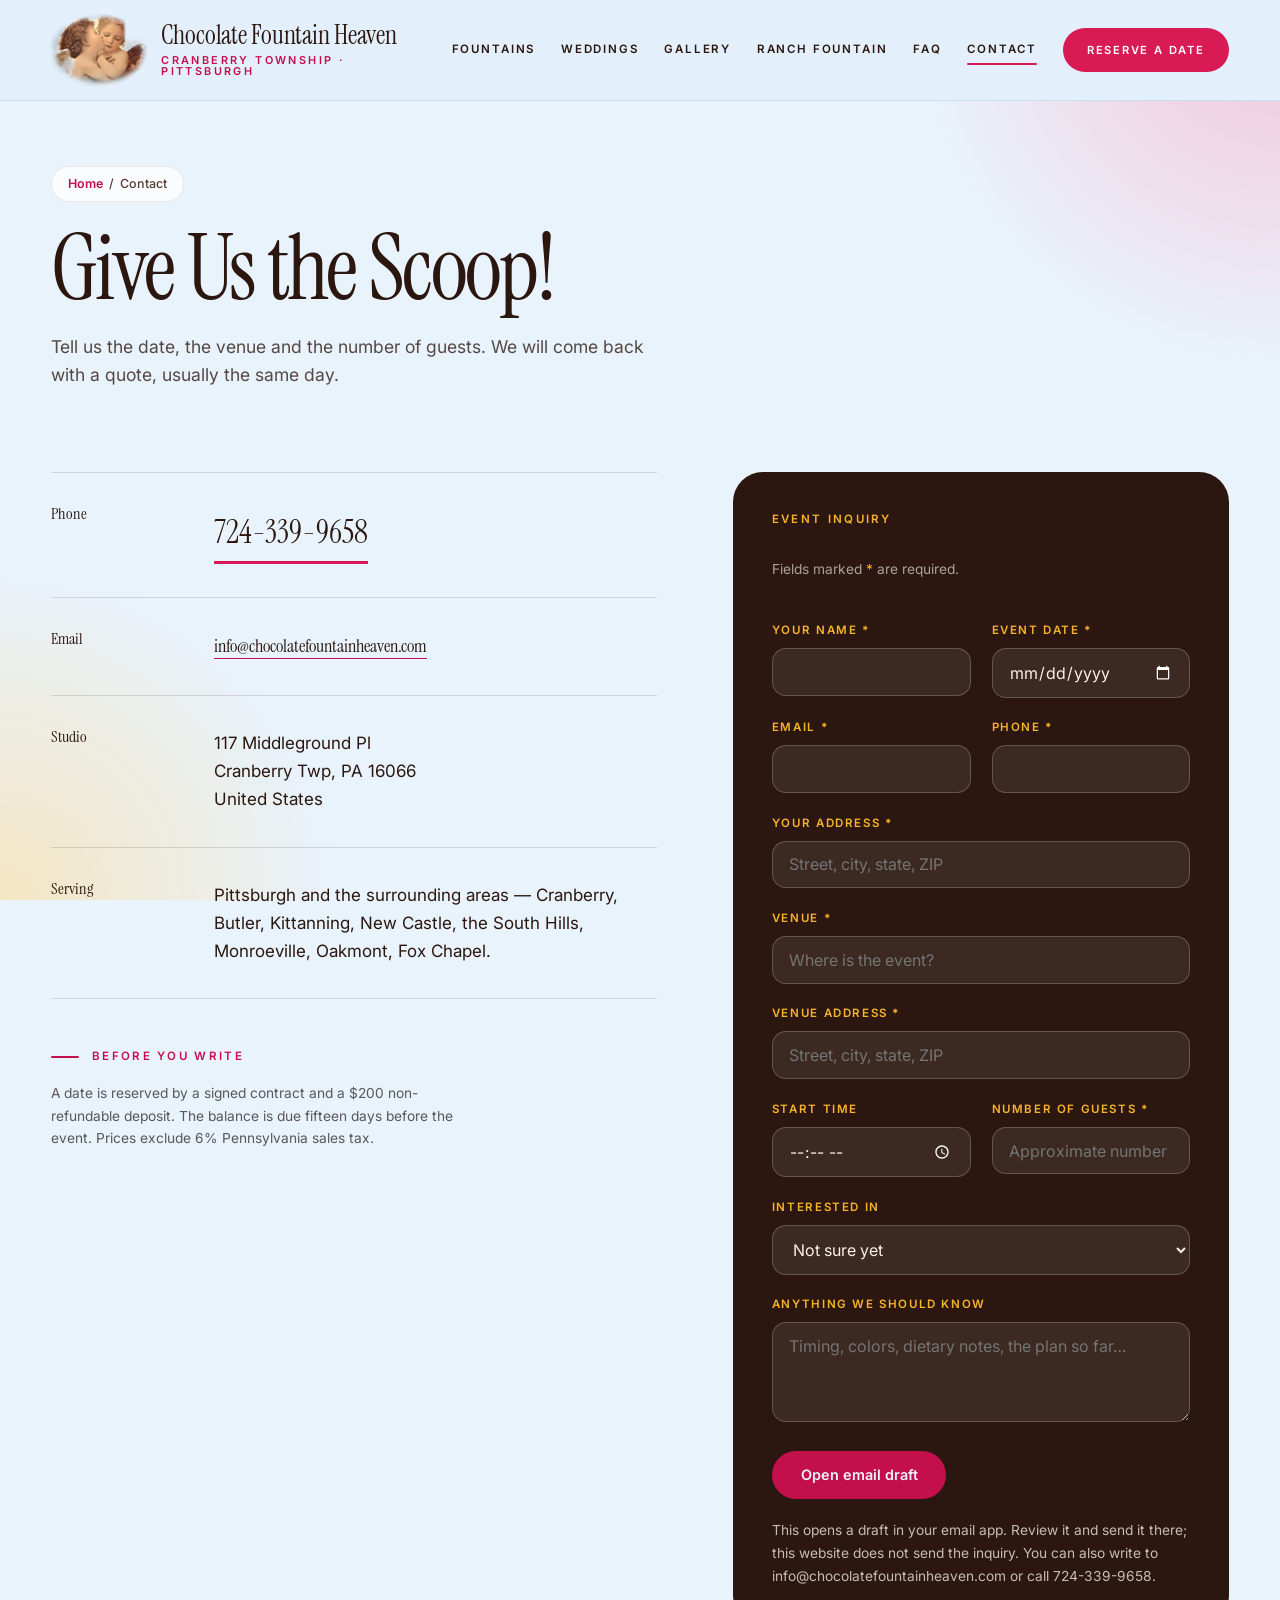
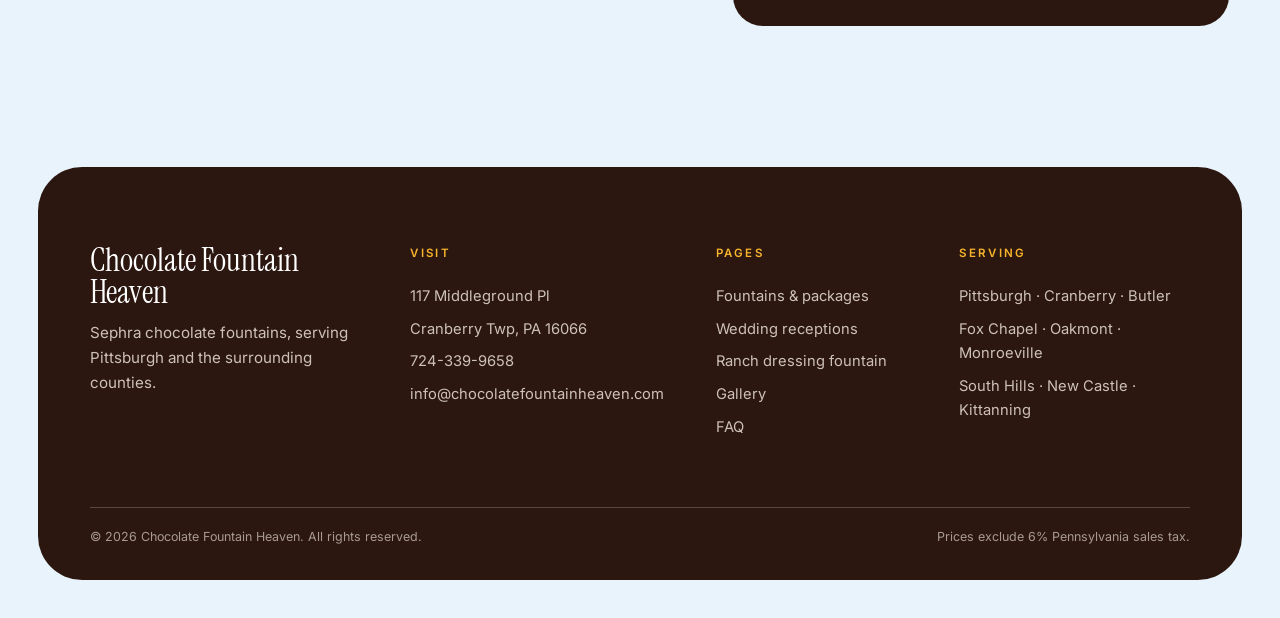
<file: site/contact.html>
<!DOCTYPE html>
<html lang="en">
<head>
<meta charset="utf-8">
<meta name="viewport" content="width=device-width, initial-scale=1">
<title>Contact — Chocolate Fountain Heaven, Cranberry Township PA</title>
<meta name="description" content="Call 724-339-9658 or write to info@chocolatefountainheaven.com. 117 Middleground Pl, Cranberry Twp, PA 16066. Reserve a date with a signed contract and $200 deposit.">
<link rel="preconnect" href="https://fonts.googleapis.com">
<link rel="preconnect" href="https://fonts.gstatic.com" crossorigin>
<link href="https://fonts.googleapis.com/css2?family=Instrument+Serif:ital@0;1&family=Inter:wght@400;500;600&display=swap" rel="stylesheet">
<link rel="stylesheet" href="css/style.css?v=2026-11-23">
<link rel="icon" href="data:image/svg+xml,%3Csvg xmlns='http://www.w3.org/2000/svg' viewBox='0 0 64 64'%3E%3Crect width='64' height='64' fill='%23150d09'/%3E%3Cpath d='M32 12c8 0 14 6 14 13s-6 12-14 12-14-5-14-12 6-13 14-13zm0 6c-4 0-8 3-8 7s4 6 8 6 8-2 8-6-4-7-8-7zm0 16c5 0 9 2 9 2v16H23V36s4-2 9-2z' fill='%23cfa46a'/%3E%3C/svg%3E">
</head>
<body>
<a class="skip" href="#main">Skip to content</a>

<header class="nav" id="nav">
  <a class="wordmark" href="index.html" aria-label="Chocolate Fountain Heaven, home">
    <img class="wordmark__angels" src="img/angels.webp" width="97" height="74" alt="" decoding="async">
    <span class="wordmark__text">
      <b>Chocolate Fountain Heaven</b>
      <span>Cranberry Township &middot; Pittsburgh</span>
    </span>
  </a>
  <nav class="nav__links" aria-label="Main">
    <a href="fountains.html">Fountains</a>
    <a href="weddings.html">Weddings</a>
    <a href="gallery.html">Gallery</a>
    <a href="ranch.html">Ranch Fountain</a>
    <a href="faq.html">FAQ</a>
    <a href="contact.html" aria-current="page">Contact</a>
    <a class="nav__cta" href="contact.html">Reserve a date</a>
  </nav>
  <button class="nav__toggle" aria-label="Open menu" aria-expanded="false"><span></span></button>
</header>

<div class="drawer" aria-hidden="true">
  <button class="drawer__close" aria-label="Close menu">&times;</button>
  <a href="index.html">Home</a>
  <a href="fountains.html">Fountains</a>
  <a href="weddings.html">Weddings</a>
  <a href="gallery.html">Gallery</a>
  <a href="ranch.html">Ranch Fountain</a>
  <a href="faq.html">FAQ</a>
  <a href="contact.html">Contact</a>
  <div class="drawer__meta">724-339-9658 &middot; info@chocolatefountainheaven.com</div>
</div>
<main id="main">
  <div class="wrap pagehead">
    <div class="crumbs"><a href="index.html">Home</a> &nbsp;/&nbsp; Contact</div>
    <h1>Give Us the Scoop!</h1>
    <p class="lede">Tell us the date, the venue and the number of guests. We will come back with a quote, usually the same day.</p>
  </div>
  <section class="section" style="padding-top:0">
    <div class="wrap cta" style="align-items:start">
      <div data-reveal>
        <div class="menu" style="border-top:1px solid var(--line)">
          <div class="menu__row menu__row--contact">
            <div class="menu__name" style="font-size:1rem">Phone</div>
            <div><a class="phone-big" href="tel:+17243399658" style="font-size:clamp(1.5rem,2.6vw,2rem)">724-339-9658</a></div>
          </div>
          <div class="menu__row menu__row--contact">
            <div class="menu__name" style="font-size:1rem">Email</div>
            <div><a href="mailto:info@chocolatefountainheaven.com" style="font-family:var(--serif);font-size:1.15rem;border-bottom:1px solid var(--brass)">info@chocolatefountainheaven.com</a></div>
          </div>
          <div class="menu__row menu__row--contact">
            <div class="menu__name" style="font-size:1rem">Studio</div>
            <div><p style="margin:0">117 Middleground Pl<br>Cranberry Twp, PA 16066<br>United States</p></div>
          </div>
          <div class="menu__row menu__row--contact">
            <div class="menu__name" style="font-size:1rem">Serving</div>
            <div><p style="margin:0">Pittsburgh and the surrounding areas &mdash; Cranberry, Butler, Kittanning, New Castle, the South Hills, Monroeville, Oakmont, Fox Chapel.</p></div>
          </div>
        </div>
        <div style="margin-top:2.4rem">
          <span class="eyebrow eyebrow--line">Before you write</span>
          <p class="small" style="margin-top:1rem;color:rgba(21,13,9,.68);max-width:46ch">A date is reserved by a signed contract and a $200 non-refundable deposit. The balance is due fifteen days before the event. Prices exclude 6% Pennsylvania sales tax.</p>
        </div>
      </div>

      <div data-reveal>
        <form class="form" data-mailto style="background:var(--ink);padding:clamp(1.6rem,3vw,2.6rem);color:var(--cream)">
          <span class="eyebrow" style="color:var(--brass-lt)">Event inquiry</span>
          <p class="small" style="color:rgba(244,236,221,.65);margin:.5rem 0 1.2rem">Fields marked <span style="color:var(--gold)">*</span> are required.</p>
          <div class="form__row">
            <div class="field"><label for="c-name">Your name <span class="req" aria-hidden="true">*</span></label><input id="c-name" name="name" type="text" required></div>
            <div class="field"><label for="c-date">Event date <span class="req" aria-hidden="true">*</span></label><input id="c-date" name="date" type="date" required></div>
          </div>
          <div class="form__row">
            <div class="field"><label for="c-email">Email <span class="req" aria-hidden="true">*</span></label><input id="c-email" name="email" type="email" required></div>
            <div class="field"><label for="c-phone">Phone <span class="req" aria-hidden="true">*</span></label><input id="c-phone" name="phone" type="tel" required></div>
          </div>
          <div class="field"><label for="c-address">Your address <span class="req" aria-hidden="true">*</span></label><input id="c-address" name="address" type="text" placeholder="Street, city, state, ZIP" required></div>
          <div class="field"><label for="c-venue">Venue <span class="req" aria-hidden="true">*</span></label><input id="c-venue" name="venue" type="text" placeholder="Where is the event?" required></div>
          <div class="field"><label for="c-venue-address">Venue address <span class="req" aria-hidden="true">*</span></label><input id="c-venue-address" name="venue-address" type="text" placeholder="Street, city, state, ZIP" required></div>
          <div class="form__row">
            <div class="field"><label for="c-start">Start time</label><input id="c-start" name="start-time" type="time"></div>
            <div class="field"><label for="c-guests">Number of guests <span class="req" aria-hidden="true">*</span></label><input id="c-guests" name="guests" type="text" placeholder="Approximate number" required></div>
          </div>
          <div class="field"><label for="c-fountain">Interested in</label>
            <select id="c-fountain" name="fountain">
              <option>Not sure yet</option>
              <option>19&Prime; attended fountain</option>
              <option>19&Prime; cash &amp; carry</option>
              <option>34&Prime; attended fountain</option>
              <option>44&Prime; attended Majestic (six tier)</option>
              <option>19&Prime; Ranch Dressing Fountain</option>
            </select>
          </div>
          <div class="field"><label for="c-notes">Anything we should know</label><textarea id="c-notes" name="notes" placeholder="Timing, colors, dietary notes, the plan so far…"></textarea></div>
          <button class="btn btn--solid" type="submit" style="background:var(--brass);color:var(--paper)">Open email draft</button>
          <p class="small" data-form-note style="color:rgba(244,236,221,.78);margin:0">This opens a draft in your email app. Review it and send it there; this website does not send the inquiry. You can also write to info@chocolatefountainheaven.com or call 724-339-9658.</p>
        </form>
      </div>
    </div>
  </section>

</main>
<footer class="foot">
  <div class="wrap">
    <div class="foot__grid">
      <div class="foot__brand">
        <b>Chocolate Fountain Heaven</b>
        <p>Sephra chocolate fountains, serving Pittsburgh and the surrounding counties.</p>
      </div>
      <div>
        <h4>Visit</h4>
        <ul>
          <li>117 Middleground Pl</li>
          <li>Cranberry Twp, PA 16066</li>
          <li><a href="tel:+17243399658">724-339-9658</a></li>
          <li><a href="mailto:info@chocolatefountainheaven.com">info@chocolatefountainheaven.com</a></li>
        </ul>
      </div>
      <div>
        <h4>Pages</h4>
        <ul>
          <li><a href="fountains.html">Fountains &amp; packages</a></li>
          <li><a href="weddings.html">Wedding receptions</a></li>
          <li><a href="ranch.html">Ranch dressing fountain</a></li>
          <li><a href="gallery.html">Gallery</a></li>
          <li><a href="faq.html">FAQ</a></li>
        </ul>
      </div>
      <div>
        <h4>Serving</h4>
        <ul>
          <li>Pittsburgh &middot; Cranberry &middot; Butler</li>
          <li>Fox Chapel &middot; Oakmont &middot; Monroeville</li>
          <li>South Hills &middot; New Castle &middot; Kittanning</li>
        </ul>
      </div>
    </div>
    <div class="foot__bar">
      <span>&copy; <span data-year>2026</span> Chocolate Fountain Heaven. All rights reserved.</span>
      <span>Prices exclude 6% Pennsylvania sales tax.</span>
    </div>
  </div>
</footer>
<script src="js/main.js?v=2026-11-27"></script>
</body>
</html>
</file>
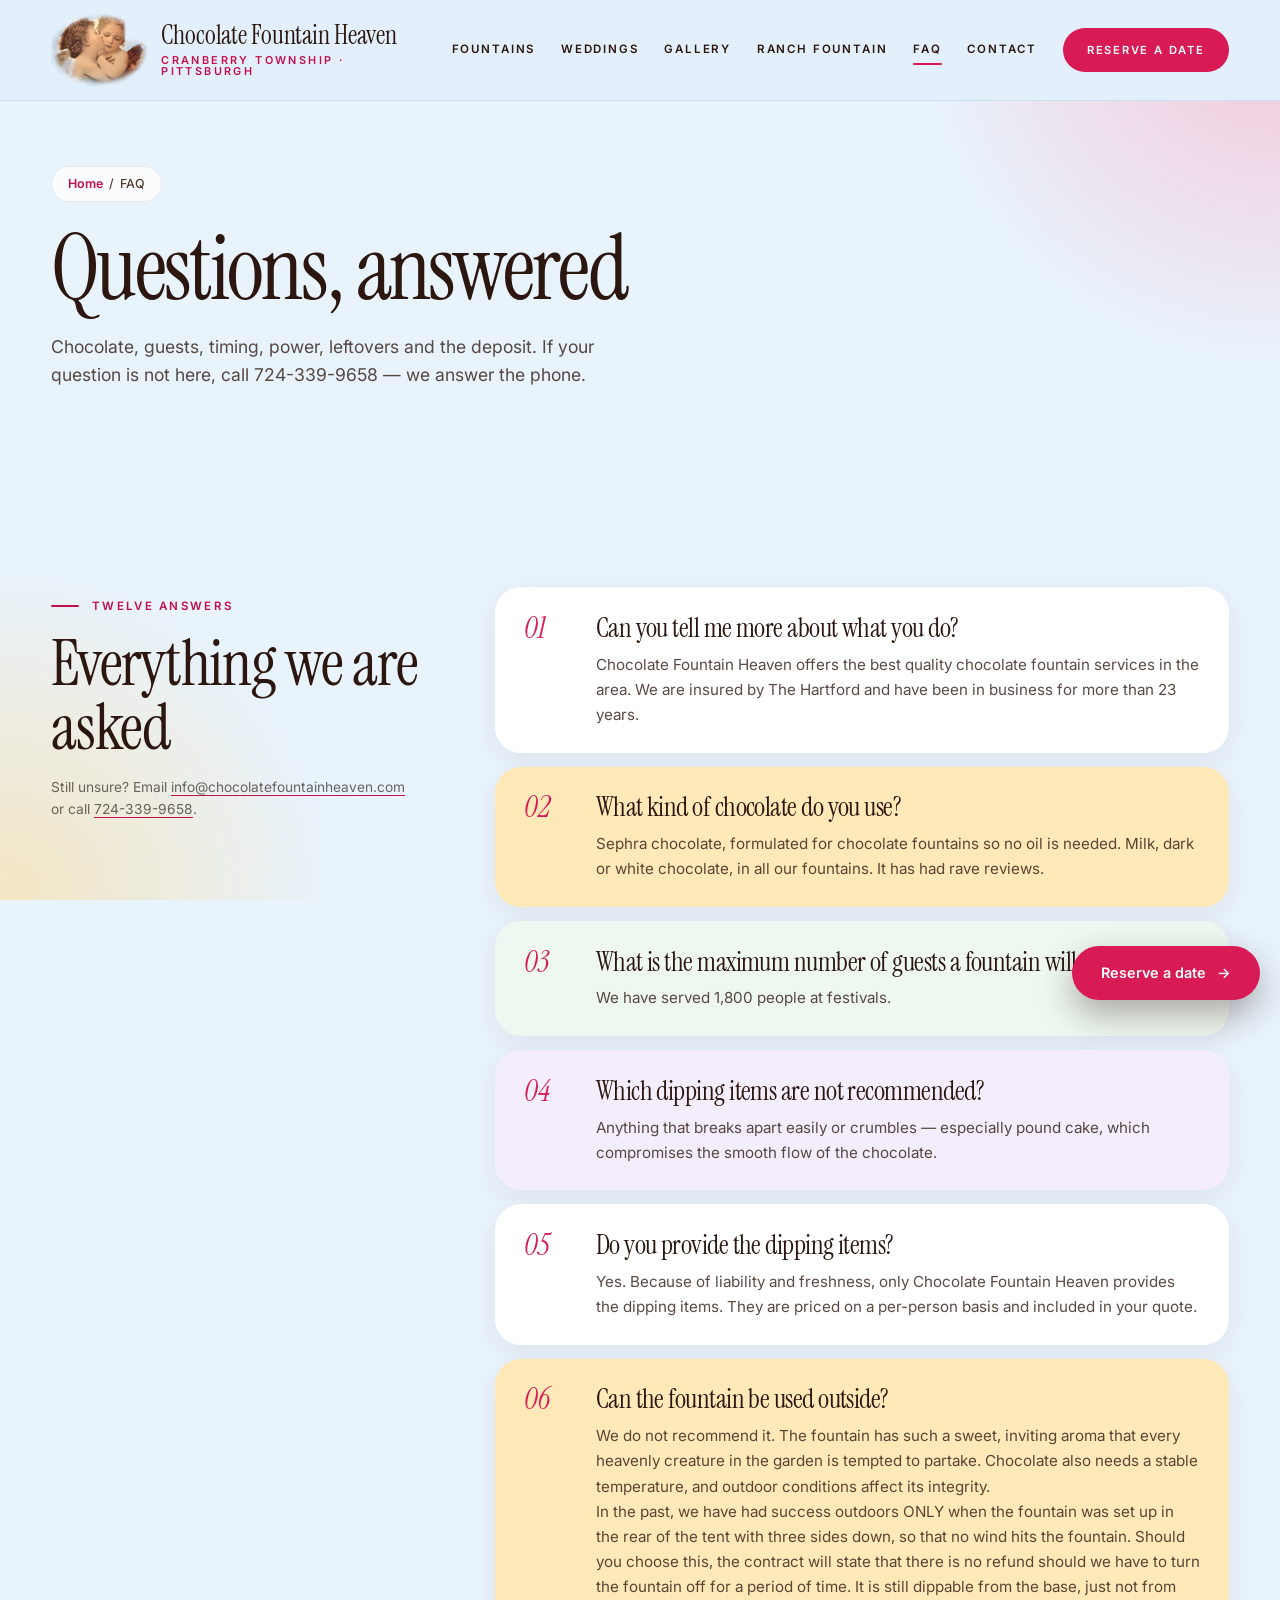
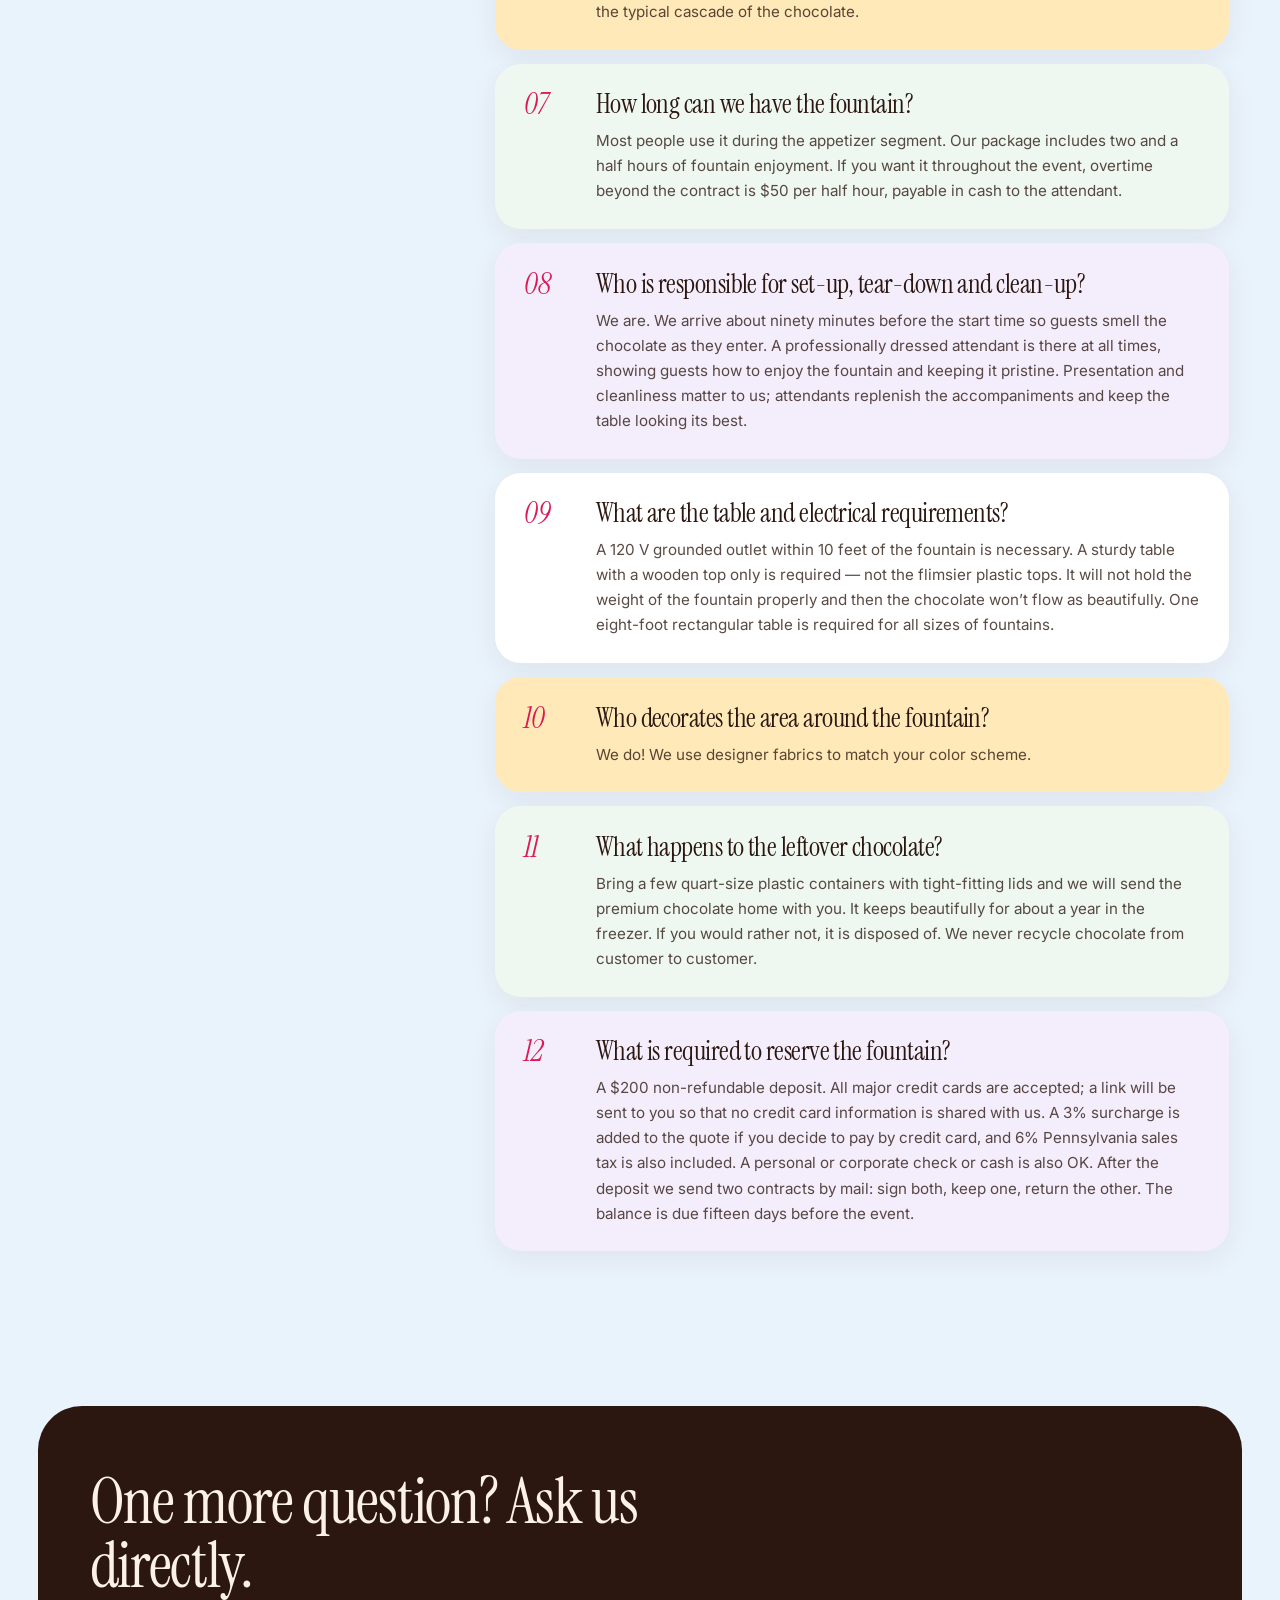
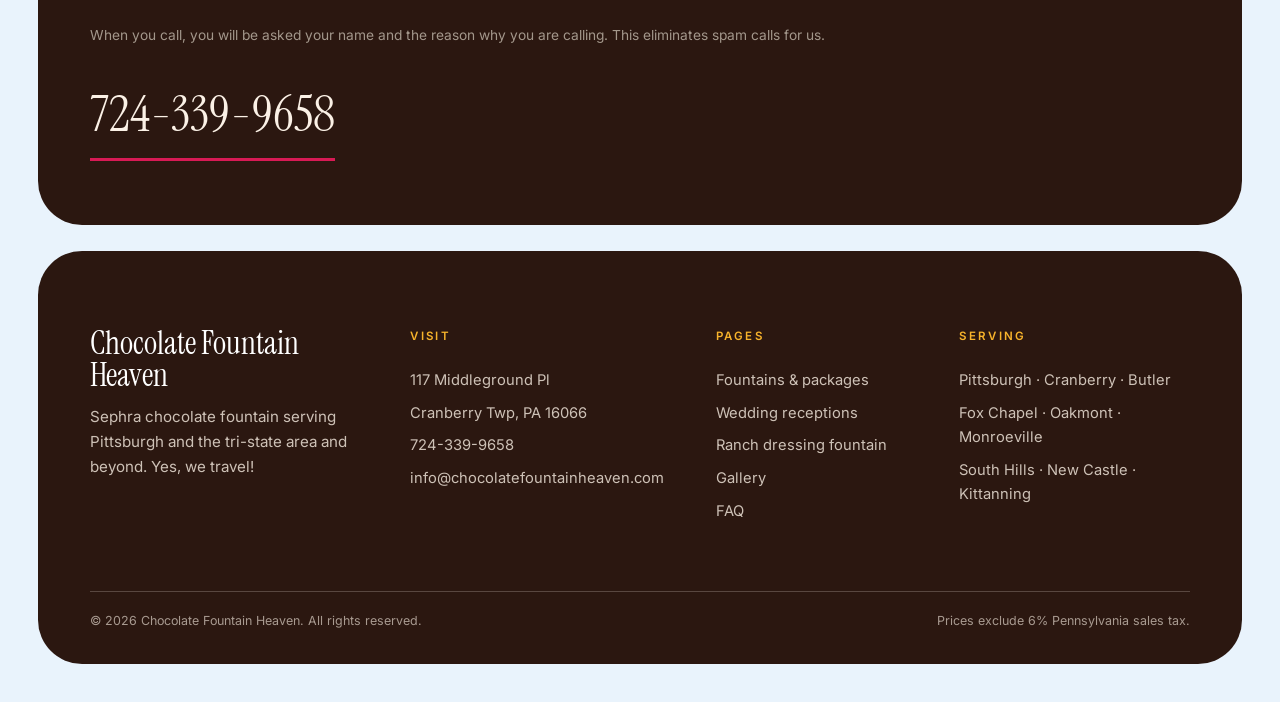
<file: site/faq.html>
<!DOCTYPE html>
<html lang="en">
<head>
<meta charset="utf-8">
<meta name="viewport" content="width=device-width, initial-scale=1">
<title>FAQ — Chocolate Fountain Heaven, Pittsburgh</title>
<meta name="description" content="Answers about Sephra chocolate, guest counts, dipping items, indoor use, timing, set-up, electrical requirements, leftover chocolate and deposits.">
<link rel="preconnect" href="https://fonts.googleapis.com">
<link rel="preconnect" href="https://fonts.gstatic.com" crossorigin>
<link href="https://fonts.googleapis.com/css2?family=Instrument+Serif:ital@0;1&family=Inter:wght@400;500;600&display=swap" rel="stylesheet">
<link rel="stylesheet" href="css/style.css?v=2026-11-23">
<link rel="icon" href="data:image/svg+xml,%3Csvg xmlns='http://www.w3.org/2000/svg' viewBox='0 0 64 64'%3E%3Crect width='64' height='64' fill='%23150d09'/%3E%3Cpath d='M32 12c8 0 14 6 14 13s-6 12-14 12-14-5-14-12 6-13 14-13zm0 6c-4 0-8 3-8 7s4 6 8 6 8-2 8-6-4-7-8-7zm0 16c5 0 9 2 9 2v16H23V36s4-2 9-2z' fill='%23cfa46a'/%3E%3C/svg%3E">
</head>
<body>
<a class="skip" href="#main">Skip to content</a>

<header class="nav" id="nav">
  <a class="wordmark" href="index.html" aria-label="Chocolate Fountain Heaven, home">
    <img class="wordmark__angels" src="img/angels.webp" width="97" height="74" alt="" decoding="async">
    <span class="wordmark__text">
      <b>Chocolate Fountain Heaven</b>
      <span>Cranberry Township &middot; Pittsburgh</span>
    </span>
  </a>
  <nav class="nav__links" aria-label="Main">
    <a href="fountains.html">Fountains</a>
    <a href="weddings.html">Weddings</a>
    <a href="gallery.html">Gallery</a>
    <a href="ranch.html">Ranch Fountain</a>
    <a href="faq.html" aria-current="page">FAQ</a>
    <a href="contact.html">Contact</a>
    <a class="nav__cta" href="contact.html">Reserve a date</a>
  </nav>
  <button class="nav__toggle" aria-label="Open menu" aria-expanded="false"><span></span></button>
</header>

<div class="drawer" aria-hidden="true">
  <button class="drawer__close" aria-label="Close menu">&times;</button>
  <a href="index.html">Home</a>
  <a href="fountains.html">Fountains</a>
  <a href="weddings.html">Weddings</a>
  <a href="gallery.html">Gallery</a>
  <a href="ranch.html">Ranch Fountain</a>
  <a href="faq.html">FAQ</a>
  <a href="contact.html">Contact</a>
  <div class="drawer__meta">724-339-9658 &middot; info@chocolatefountainheaven.com</div>
</div>
<main id="main">
  <div class="wrap pagehead">
    <div class="crumbs"><a href="index.html">Home</a> &nbsp;/&nbsp; FAQ</div>
    <h1>Questions, answered</h1>
    <p class="lede">Chocolate, guests, timing, power, leftovers and the deposit. If your question is not here, call 724-339-9658 &mdash; we answer the phone.</p>
  </div>
  <section class="section">
    <div class="wrap faq">
      <div class="faq__side" data-reveal>
        <span class="eyebrow eyebrow--line">Twelve answers</span>
        <h2 style="margin:1rem 0">Everything we are asked</h2>
        <p class="small" style="color:rgba(21,13,9,.62)">Still unsure? Email <a href="mailto:info@chocolatefountainheaven.com" style="border-bottom:1px solid var(--brass)">info@chocolatefountainheaven.com</a> or call <a href="tel:+17243399658" style="border-bottom:1px solid var(--brass)">724-339-9658</a>.</p>
      </div>
      <div>
        <div class="faq__item" data-reveal>
          <div class="q-n">01</div>
          <div><h3>Can you tell me more about what you do?</h3><p>Chocolate Fountain Heaven offers the best quality chocolate fountain services in the area. We are insured by The Hartford and have been in business for more than 23 years.</p></div>
        </div>
        <div class="faq__item" data-reveal>
          <div class="q-n">02</div>
          <div><h3>What kind of chocolate do you use?</h3><p>Sephra chocolate, formulated for chocolate fountains so no oil is needed. Milk, dark or white chocolate, in all our fountains. It has had rave reviews.</p></div>
        </div>
        <div class="faq__item" data-reveal>
          <div class="q-n">03</div>
          <div><h3>What is the maximum number of guests a fountain will serve?</h3><p>We have served 1,800 people at festivals.</p></div>
        </div>
        <div class="faq__item" data-reveal>
          <div class="q-n">04</div>
          <div><h3>Which dipping items are not recommended?</h3><p>Anything that breaks apart easily or crumbles &mdash; especially pound cake, which compromises the smooth flow of the chocolate.</p></div>
        </div>
        <div class="faq__item" data-reveal>
          <div class="q-n">05</div>
          <div><h3>Do you provide the dipping items?</h3><p>Yes. Because of liability and freshness, only Chocolate Fountain Heaven provides the dipping items. They are priced on a per-person basis and included in your quote.</p></div>
        </div>
        <div class="faq__item" data-reveal>
          <div class="q-n">06</div>
          <div><h3>Can the fountain be used outside?</h3><p>We do not recommend it. The fountain has such a sweet, inviting aroma that every heavenly creature in the garden is tempted to partake. Chocolate also needs a stable temperature, and outdoor conditions affect its integrity.</p><p>In the past, we have had success outdoors ONLY when the fountain was set up in the rear of the tent with three sides down, so that no wind hits the fountain. Should you choose this, the contract will state that there is no refund should we have to turn the fountain off for a period of time. It is still dippable from the base, just not from the typical cascade of the chocolate.</p></div>
        </div>
        <div class="faq__item" data-reveal>
          <div class="q-n">07</div>
          <div><h3>How long can we have the fountain?</h3><p>Most people use it during the appetizer segment. Our package includes two and a half hours of fountain enjoyment. If you want it throughout the event, overtime beyond the contract is $50 per half hour, payable in cash to the attendant.</p></div>
        </div>
        <div class="faq__item" data-reveal>
          <div class="q-n">08</div>
          <div><h3>Who is responsible for set-up, tear-down and clean-up?</h3><p>We are. We arrive about ninety minutes before the start time so guests smell the chocolate as they enter. A professionally dressed attendant is there at all times, showing guests how to enjoy the fountain and keeping it pristine. Presentation and cleanliness matter to us; attendants replenish the accompaniments and keep the table looking its best.</p></div>
        </div>
        <div class="faq__item" data-reveal>
          <div class="q-n">09</div>
          <div><h3>What are the table and electrical requirements?</h3><p>A 120 V grounded outlet within 10 feet of the fountain is necessary. A sturdy table with a wooden top only is required &mdash; not the flimsier plastic tops. It will not hold the weight of the fountain properly and then the chocolate won&rsquo;t flow as beautifully. One eight-foot rectangular table is required for all sizes of fountains.</p></div>
        </div>
        <div class="faq__item" data-reveal>
          <div class="q-n">10</div>
          <div><h3>Who decorates the area around the fountain?</h3><p>We do! We use designer fabrics to match your color scheme.</p></div>
        </div>
        <div class="faq__item" data-reveal>
          <div class="q-n">11</div>
          <div><h3>What happens to the leftover chocolate?</h3><p>Bring a few quart-size plastic containers with tight-fitting lids and we will send the premium chocolate home with you. It keeps beautifully for about a year in the freezer. If you would rather not, it is disposed of. We never recycle chocolate from customer to customer.</p></div>
        </div>
        <div class="faq__item" data-reveal>
          <div class="q-n">12</div>
          <div><h3>What is required to reserve the fountain?</h3><p>A $200 non-refundable deposit. All major credit cards are accepted; a link will be sent to you so that no credit card information is shared with us. A 3% surcharge is added to the quote if you decide to pay by credit card, and 6% Pennsylvania sales tax is also included. A personal or corporate check or cash is also OK. After the deposit we send two contracts by mail: sign both, keep one, return the other. The balance is due fifteen days before the event.</p></div>
        </div>
      </div>
    </div>
  </section>

  <section class="section section--dark section--tight">
    <div class="wrap" data-reveal style="display:flex;flex-wrap:wrap;justify-content:space-between;align-items:center;gap:1.6rem">
      <h2 style="max-width:22ch">One more question? Ask us directly.</h2>
      <p class="small" style="flex-basis:100%;margin:0;color:rgba(244,236,221,.6)">When you call, you will be asked your name and the reason why you are calling. This eliminates spam calls for us.</p>
      <a class="phone-big" href="tel:+17243399658" style="color:var(--cream)">724-339-9658</a>
    </div>
  </section>

</main>
<footer class="foot">
  <div class="wrap">
    <div class="foot__grid">
      <div class="foot__brand">
        <b>Chocolate Fountain Heaven</b>
        <p>Sephra chocolate fountain serving Pittsburgh and the tri-state area and beyond. Yes, we travel!</p>
      </div>
      <div>
        <h4>Visit</h4>
        <ul>
          <li>117 Middleground Pl</li>
          <li>Cranberry Twp, PA 16066</li>
          <li><a href="tel:+17243399658">724-339-9658</a></li>
          <li><a href="mailto:info@chocolatefountainheaven.com">info@chocolatefountainheaven.com</a></li>
        </ul>
      </div>
      <div>
        <h4>Pages</h4>
        <ul>
          <li><a href="fountains.html">Fountains &amp; packages</a></li>
          <li><a href="weddings.html">Wedding receptions</a></li>
          <li><a href="ranch.html">Ranch dressing fountain</a></li>
          <li><a href="gallery.html">Gallery</a></li>
          <li><a href="faq.html">FAQ</a></li>
        </ul>
      </div>
      <div>
        <h4>Serving</h4>
        <ul>
          <li>Pittsburgh &middot; Cranberry &middot; Butler</li>
          <li>Fox Chapel &middot; Oakmont &middot; Monroeville</li>
          <li>South Hills &middot; New Castle &middot; Kittanning</li>
        </ul>
      </div>
    </div>
    <div class="foot__bar">
      <span>&copy; <span data-year>2026</span> Chocolate Fountain Heaven. All rights reserved.</span>
      <span>Prices exclude 6% Pennsylvania sales tax.</span>
    </div>
  </div>
</footer>
<script src="js/main.js?v=2026-11-27"></script>
</body>
</html>
</file>
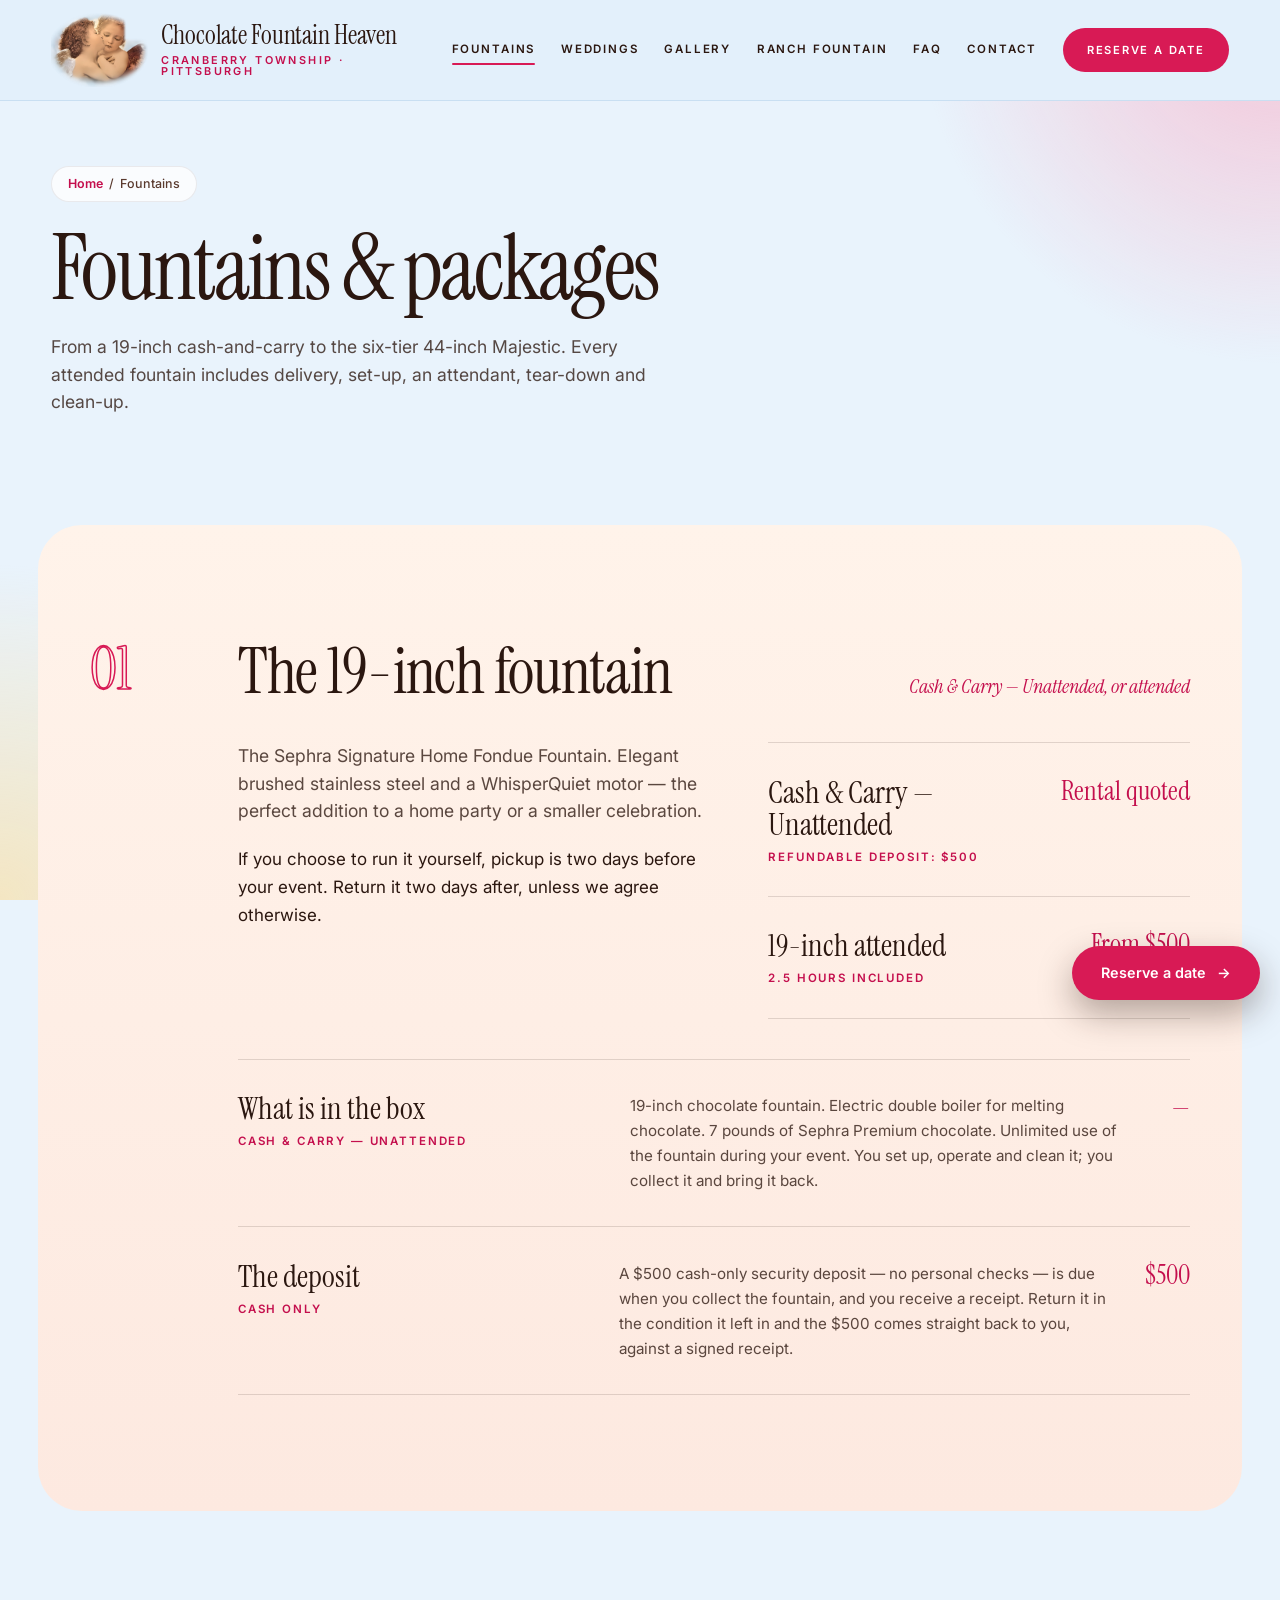
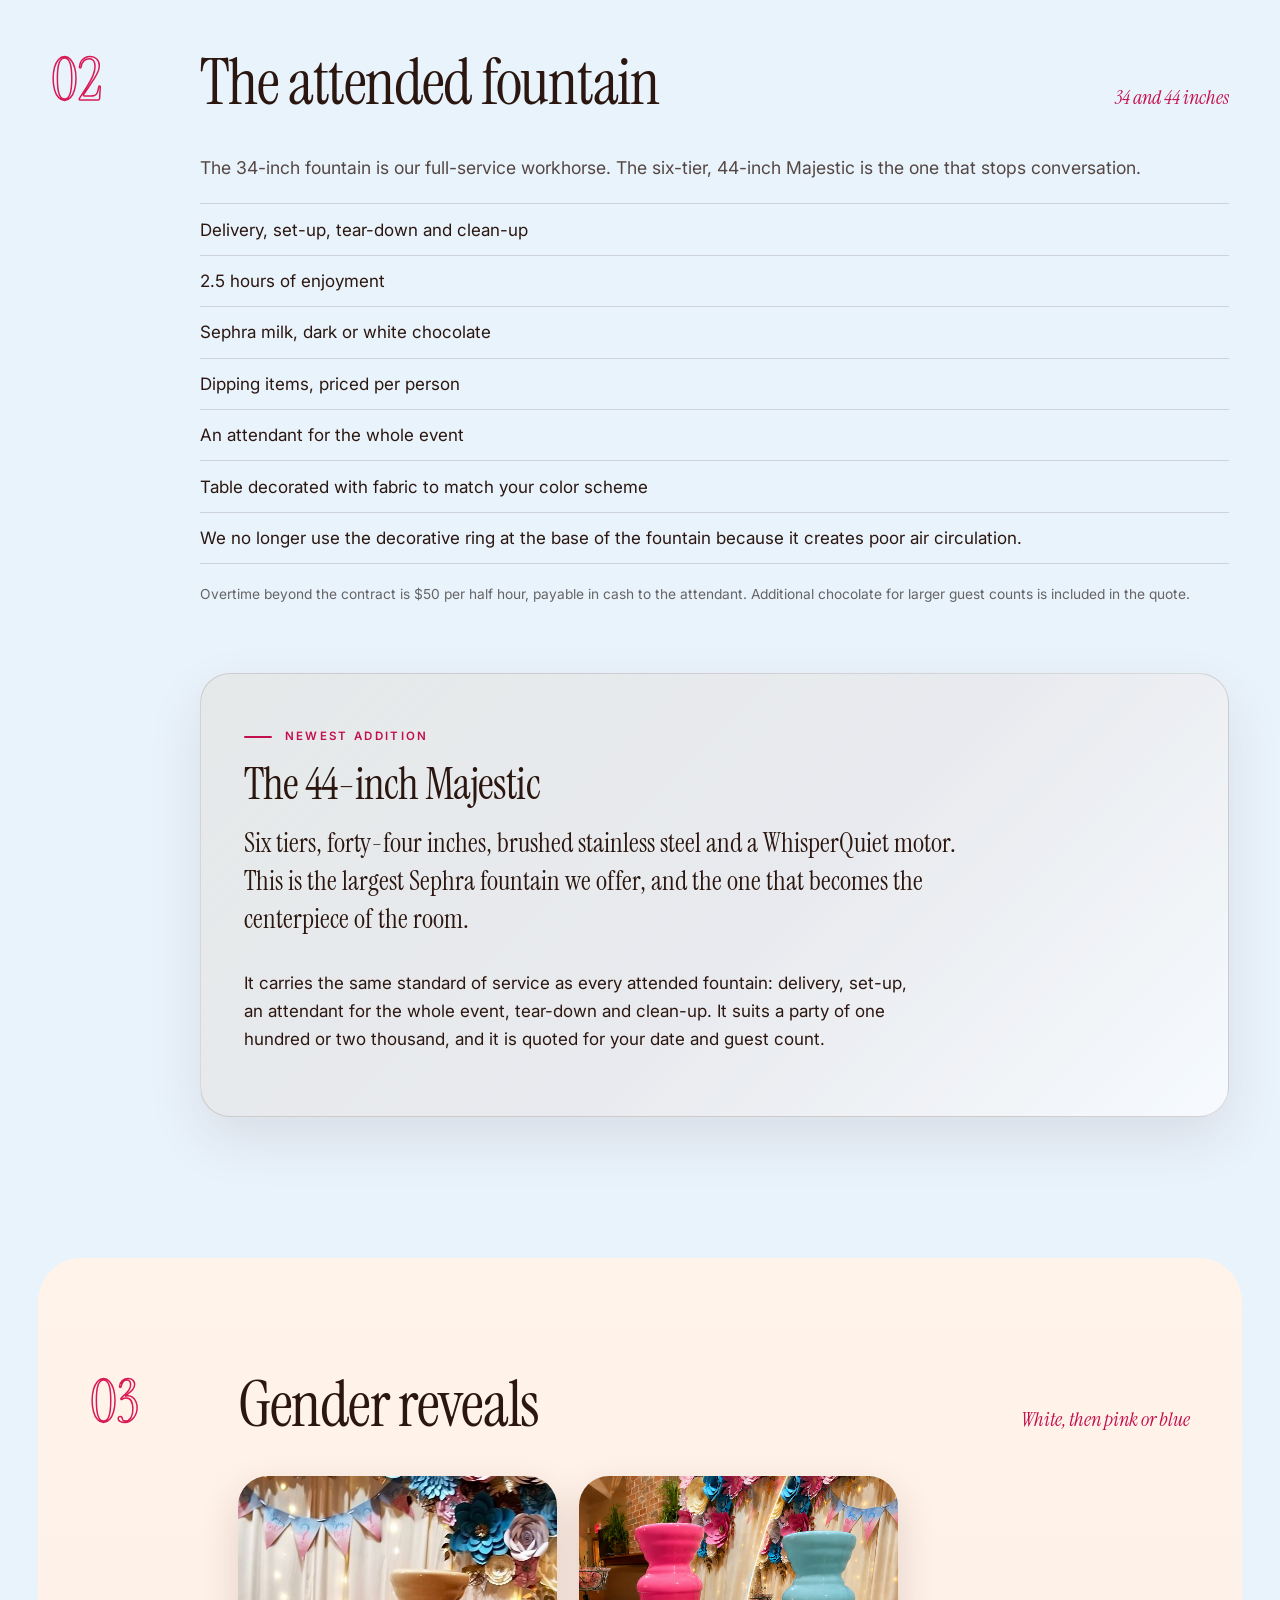
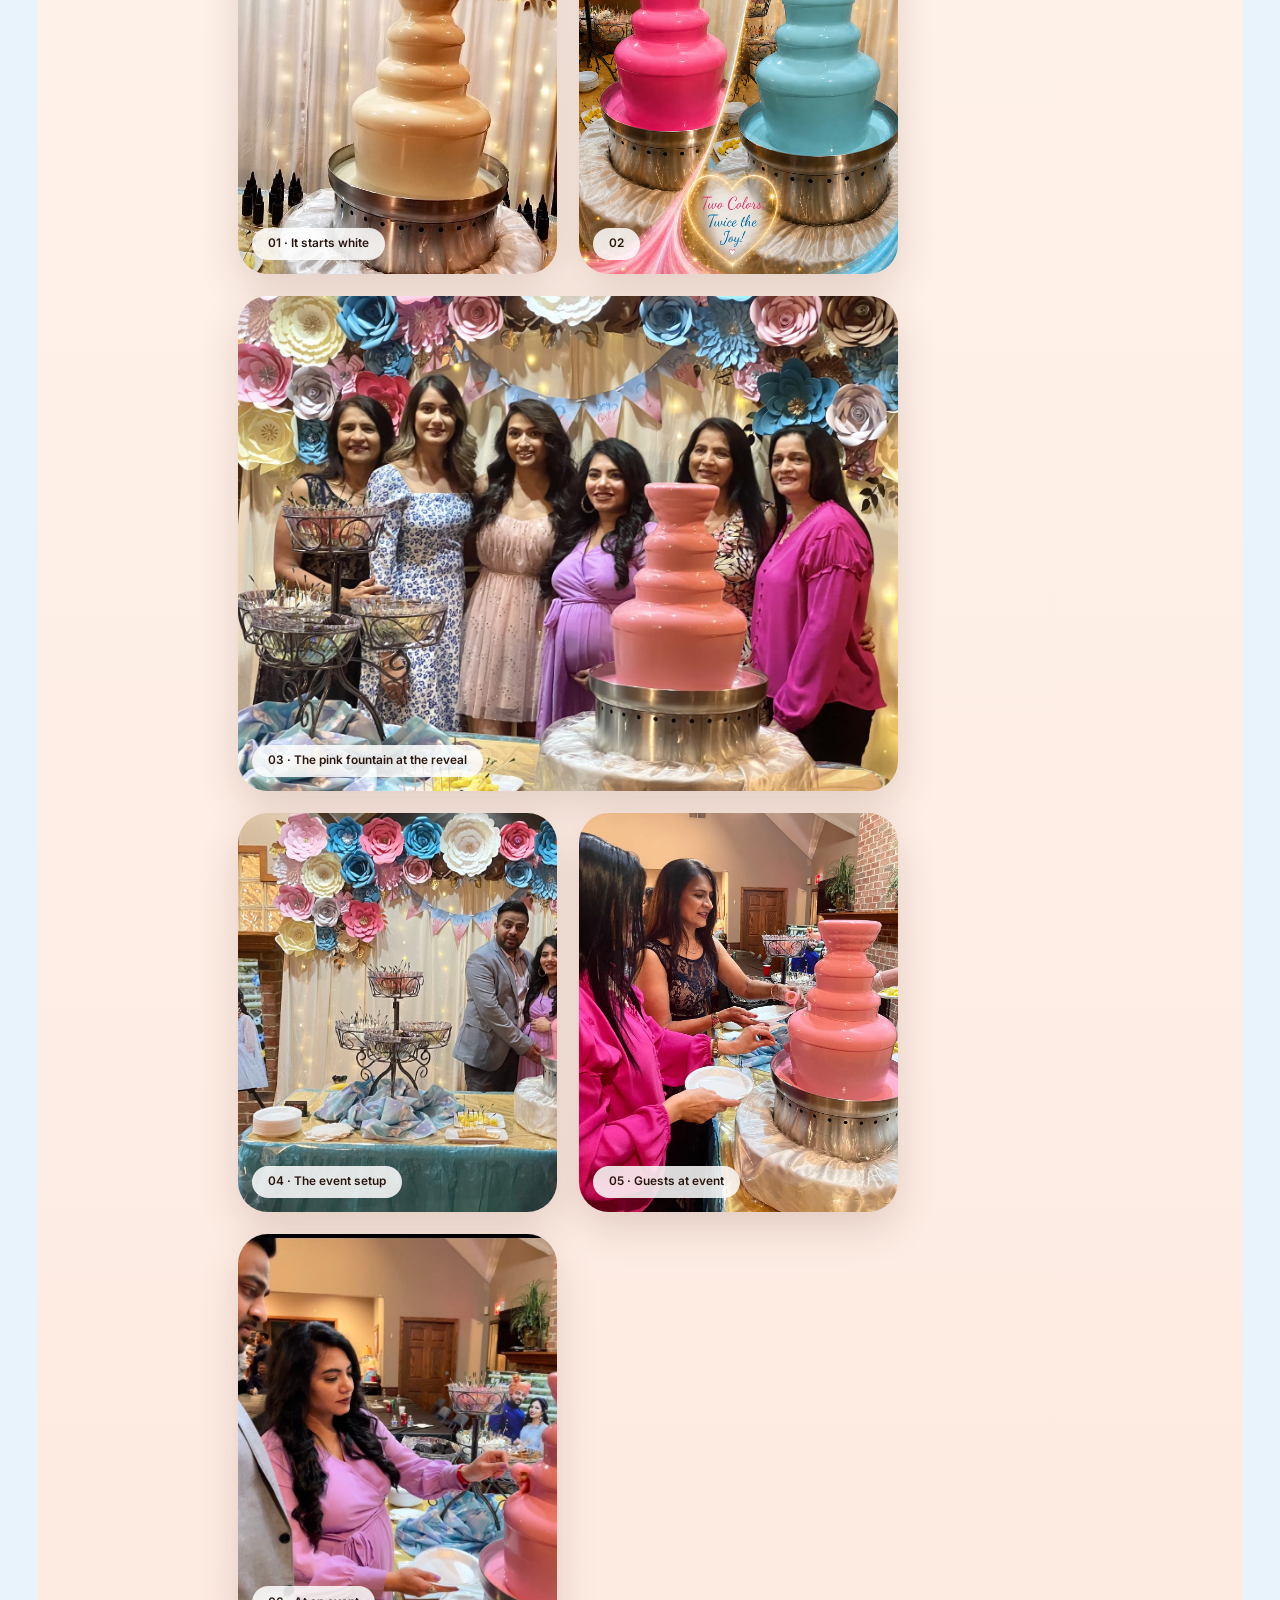
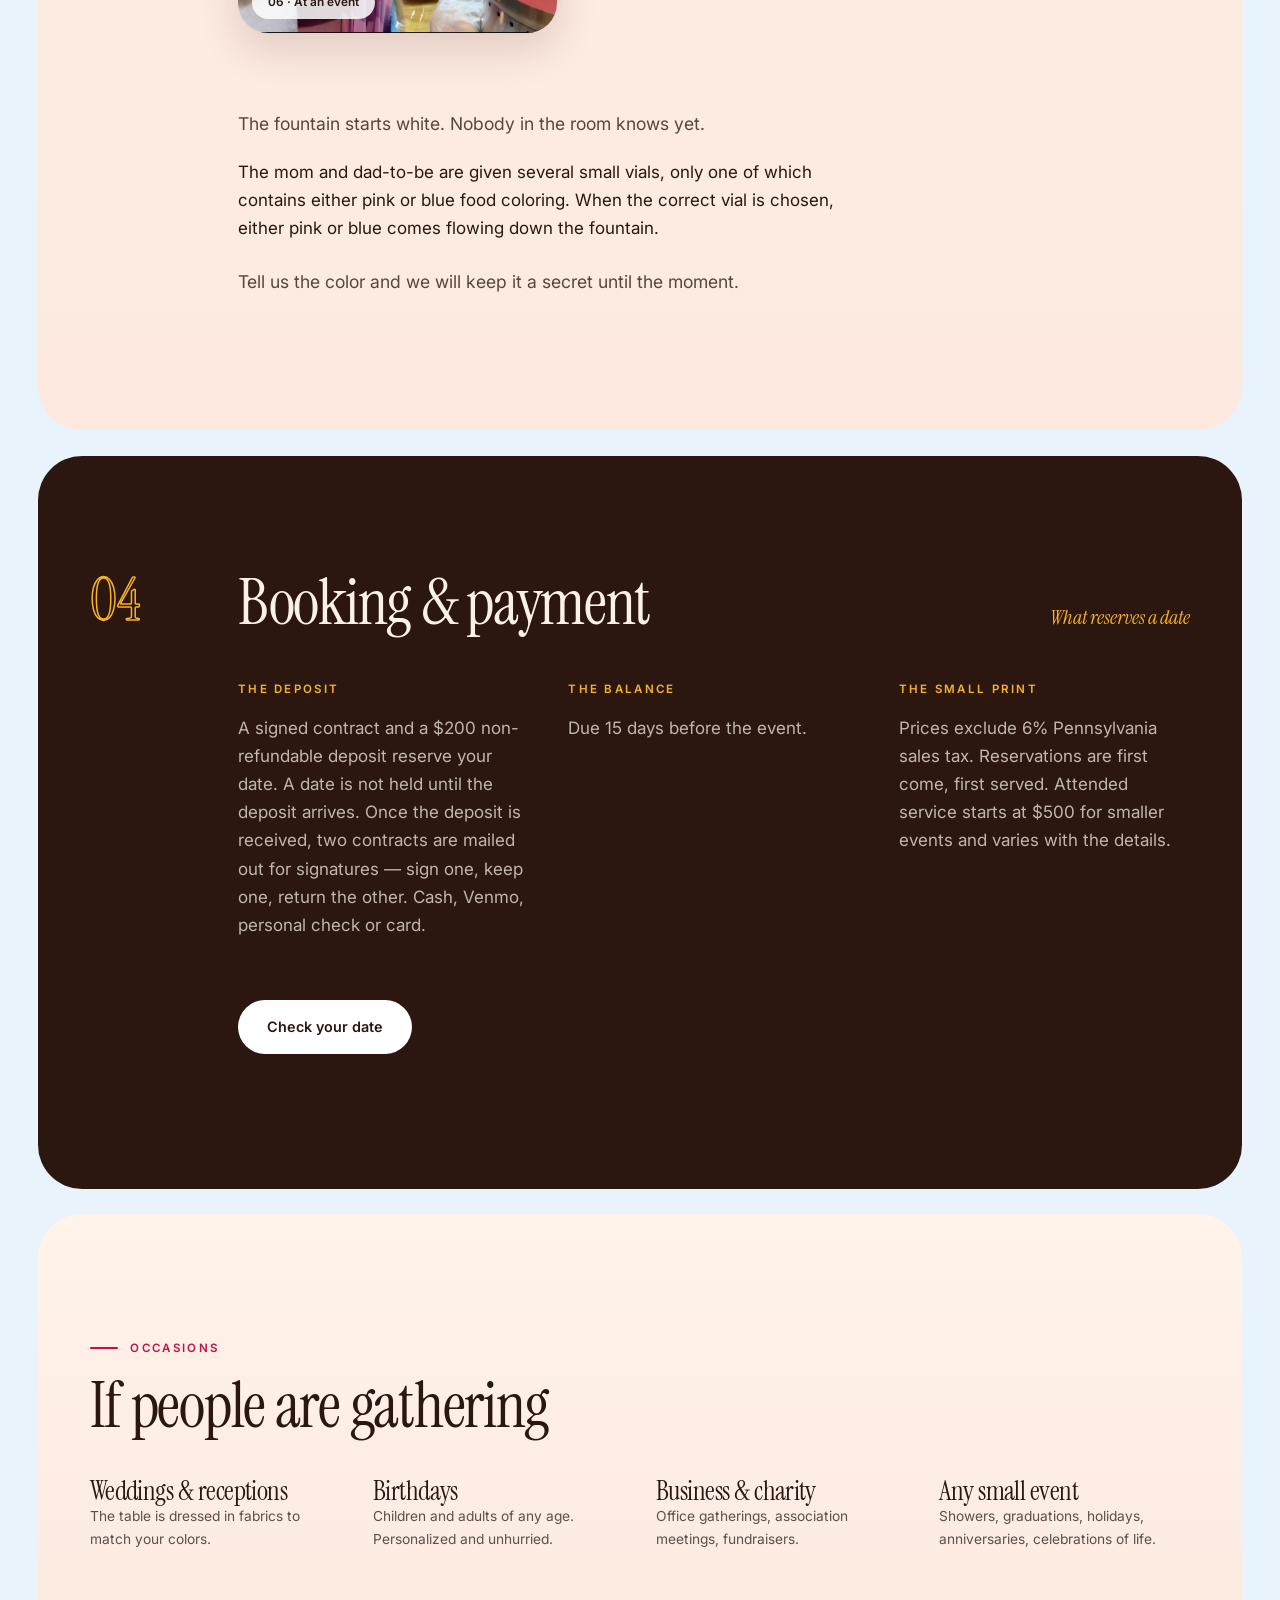
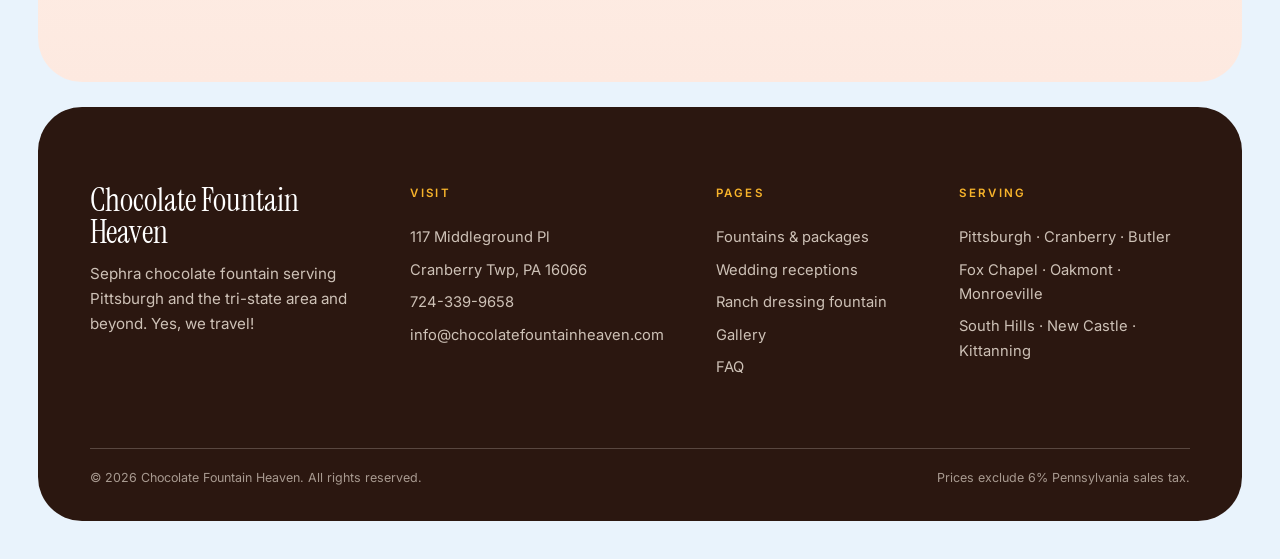
<file: site/fountains.html>
<!DOCTYPE html>
<html lang="en">
<head>
<meta charset="utf-8">
<meta name="viewport" content="width=device-width, initial-scale=1">
<title>Fountains &amp; Packages — Chocolate Fountain Heaven, Pittsburgh</title>
<meta name="description" content="Sephra chocolate fountain rentals: 19-inch cash-and-carry or attended, 34-inch and the six-tier 44-inch Majestic. Delivery, attendant and clean-up included.">
<link rel="preconnect" href="https://fonts.googleapis.com">
<link rel="preconnect" href="https://fonts.gstatic.com" crossorigin>
<link href="https://fonts.googleapis.com/css2?family=Instrument+Serif:ital@0;1&family=Inter:wght@400;500;600&display=swap" rel="stylesheet">
<link rel="stylesheet" href="css/style.css?v=2026-11-23">
<link rel="icon" href="data:image/svg+xml,%3Csvg xmlns='http://www.w3.org/2000/svg' viewBox='0 0 64 64'%3E%3Crect width='64' height='64' fill='%23150d09'/%3E%3Cpath d='M32 12c8 0 14 6 14 13s-6 12-14 12-14-5-14-12 6-13 14-13zm0 6c-4 0-8 3-8 7s4 6 8 6 8-2 8-6-4-7-8-7zm0 16c5 0 9 2 9 2v16H23V36s4-2 9-2z' fill='%23cfa46a'/%3E%3C/svg%3E">
</head>
<body>
<a class="skip" href="#main">Skip to content</a>

<header class="nav" id="nav">
  <a class="wordmark" href="index.html" aria-label="Chocolate Fountain Heaven, home">
    <img class="wordmark__angels" src="img/angels.webp" width="97" height="74" alt="" decoding="async">
    <span class="wordmark__text">
      <b>Chocolate Fountain Heaven</b>
      <span>Cranberry Township &middot; Pittsburgh</span>
    </span>
  </a>
  <nav class="nav__links" aria-label="Main">
    <a href="fountains.html" aria-current="page">Fountains</a>
    <a href="weddings.html">Weddings</a>
    <a href="gallery.html">Gallery</a>
    <a href="ranch.html">Ranch Fountain</a>
    <a href="faq.html">FAQ</a>
    <a href="contact.html">Contact</a>
    <a class="nav__cta" href="contact.html">Reserve a date</a>
  </nav>
  <button class="nav__toggle" aria-label="Open menu" aria-expanded="false"><span></span></button>
</header>

<div class="drawer" aria-hidden="true">
  <button class="drawer__close" aria-label="Close menu">&times;</button>
  <a href="index.html">Home</a>
  <a href="fountains.html">Fountains</a>
  <a href="weddings.html">Weddings</a>
  <a href="gallery.html">Gallery</a>
  <a href="ranch.html">Ranch Fountain</a>
  <a href="faq.html">FAQ</a>
  <a href="contact.html">Contact</a>
  <div class="drawer__meta">724-339-9658 &middot; info@chocolatefountainheaven.com</div>
</div>
<main id="main">
  <div class="wrap pagehead">
    <div class="crumbs"><a href="index.html">Home</a> &nbsp;/&nbsp; Fountains</div>
    <h1>Fountains &amp; packages</h1>
    <p class="lede">From a 19-inch cash-and-carry to the six-tier 44-inch Majestic. Every attended fountain includes delivery, set-up, an attendant, tear-down and clean-up.</p>
  </div>
  <section class="section section--cream">
    <div class="wrap chapter">
      <div class="chapter__no">01</div>
      <div>
        <div class="chapter__head"><h2>The 19-inch fountain</h2><span class="aside">Cash &amp; Carry &mdash; Unattended, or attended</span></div>
        <div class="feature" style="align-items:start">
          <div>
            <p class="lede">The Sephra Signature Home Fondue Fountain. Elegant brushed stainless steel and a WhisperQuiet motor &mdash; the perfect addition to a home party or a smaller celebration.</p>
            <p>If you choose to run it yourself, pickup is two days before your event. Return it two days after, unless we agree otherwise.</p>
          </div>
          <div>
            <div class="menu" style="border-top:1px solid var(--line)">
              <div class="menu__row" style="grid-template-columns:1fr auto">
                <div class="menu__name">Cash &amp; Carry &mdash; Unattended <small>Refundable deposit: $500</small></div>
                <div class="menu__price">Rental quoted</div>
              </div>
              <div class="menu__row" style="grid-template-columns:1fr auto">
                <div class="menu__name">19-inch attended <small>2.5 hours included</small></div>
                <div class="menu__price">From $500</div>
              </div>
            </div>
          </div>
        </div>

        <div class="menu" style="margin-top:2.5rem" data-reveal>
          <div class="menu__row">
            <div class="menu__name">What is in the box <small>Cash &amp; Carry &mdash; Unattended</small></div>
            <p class="menu__desc">19-inch chocolate fountain. Electric double boiler for melting chocolate. 7 pounds of Sephra Premium chocolate. Unlimited use of the fountain during your event. You set up, operate and clean it; you collect it and bring it back.</p>
            <div class="menu__price">&mdash;</div>
          </div>
          <div class="menu__row">
            <div class="menu__name">The deposit <small>Cash only</small></div>
            <p class="menu__desc">A $500 cash-only security deposit &mdash; no personal checks &mdash; is due when you collect the fountain, and you receive a receipt. Return it in the condition it left in and the $500 comes straight back to you, against a signed receipt.</p>
            <div class="menu__price">$500</div>
          </div>
        </div>
      </div>
    </div>
  </section>

  <section class="section">
    <div class="wrap chapter">
      <div class="chapter__no">02</div>
      <div>
        <div class="chapter__head"><h2>The attended fountain</h2><span class="aside">34 and 44 inches</span></div>
        <div class="feature" style="grid-template-columns:1fr">
          <!-- 34-inch fountain photograph to be supplied by the client (26 Nov 2026); her instruction removed the 28-inch photo. -->
          <div data-reveal>
            <p class="lede">The 34-inch fountain is our full-service workhorse. The six-tier, 44-inch Majestic is the one that stops conversation.</p>
            <ul style="list-style:none;padding:0;margin:1.4rem 0 0;border-top:1px solid var(--line)">
              <li style="padding:.7rem 0;border-bottom:1px solid var(--line)">Delivery, set-up, tear-down and clean-up</li>
              <li style="padding:.7rem 0;border-bottom:1px solid var(--line)">2.5 hours of enjoyment</li>
              <li style="padding:.7rem 0;border-bottom:1px solid var(--line)">Sephra milk, dark or white chocolate</li>
              <li style="padding:.7rem 0;border-bottom:1px solid var(--line)">Dipping items, priced per person</li>
              <li style="padding:.7rem 0;border-bottom:1px solid var(--line)">An attendant for the whole event</li>
              <li style="padding:.7rem 0;border-bottom:1px solid var(--line)">Table decorated with fabric to match your color scheme</li>
              <li style="padding:.7rem 0;border-bottom:1px solid var(--line)">We no longer use the decorative ring at the base of the fountain because it creates poor air circulation.</li>
            </ul>
            <p class="small" style="margin-top:1.2rem;color:rgba(21,13,9,.62)">Overtime beyond the contract is $50 per half hour, payable in cash to the attendant. Additional chocolate for larger guest counts is included in the quote.</p>
          </div>
        </div>

        <div class="showcase" data-reveal>
          <span class="eyebrow eyebrow--line">Newest addition</span>
          <h3>The 44-inch Majestic</h3>
          <p class="showcase__lede">Six tiers, forty-four inches, brushed stainless steel and a WhisperQuiet motor. This is the largest Sephra fountain we offer, and the one that becomes the centerpiece of the room.</p>
          <p>It carries the same standard of service as every attended fountain: delivery, set-up, an attendant for the whole event, tear-down and clean-up. It suits a party of one hundred or two thousand, and it is quoted for your date and guest count.</p>
        </div>
      </div>
    </div>
  </section>

  <section class="section section--cream" id="gender-reveal">
    <div class="wrap chapter">
      <div class="chapter__no">03</div>
      <div>
        <div class="chapter__head"><h2>Gender reveals</h2><span class="aside">White, then pink or blue</span></div>
        <div class="masonry" style="grid-template-columns:repeat(2,minmax(0,1fr));max-width:660px;gap:22px" data-reveal>
          <figure><img src="img/gender-white.jpg" alt="A white chocolate fountain flowing over its tiers at a pastel-themed party" loading="lazy"><figcaption>01 &middot; It starts white</figcaption></figure>
          <figure style="transform:none"><img src="img/two-colors.jpg" alt="A pink chocolate fountain and a blue chocolate fountain side by side, with the words Two Colors, Twice the Joy" loading="lazy"><figcaption>02</figcaption></figure>
          <figure style="grid-column:span 2;transform:none;aspect-ratio:4 / 3"><img src="img/cfh-g-11.jpg" alt="Four women at a baby shower with a pink chocolate fountain, in front of a Boy or Girl banner and paper flowers" loading="lazy"><figcaption>03 &middot; The pink fountain at the reveal</figcaption></figure>
          <figure style="transform:none"><img src="img/gender-01.jpg" alt="A couple stands behind a table featuring a pink Sephra chocolate fountain and a tiered snack display at a baby shower event." width="1500" height="1125" loading="lazy"><figcaption>04 &middot; The event setup</figcaption></figure>
          <figure style="transform:none"><img src="img/gender-02.jpg" alt="Two women in elegant attire use skewers to dip treats into a large pink chocolate fountain at an indoor event." width="1178" height="1500" loading="lazy"><figcaption>05 &middot; Guests at event</figcaption></figure>
          <figure style="transform:none"><img src="img/gender-03.jpg" alt="A man and a woman in formal attire stand beside a large pink chocolate fountain at an indoor event." width="1211" height="975" loading="lazy"><figcaption>06 &middot; At an event</figcaption></figure>
        </div>

        <div style="max-width:620px;margin-top:2.6rem" data-reveal>
          <p class="lede">The fountain starts white. Nobody in the room knows yet.</p>
          <p>The mom and dad-to-be are given several small vials, only one of which contains either pink or blue food coloring. When the correct vial is chosen, either pink or blue comes flowing down the fountain.</p>
          <p class="lede" style="margin-top:1.6rem">Tell us the color and we will keep it a secret until the moment.</p>
        </div>
      </div>
    </div>
  </section>

  <section class="section section--dark">
    <div class="wrap chapter">
      <div class="chapter__no">04</div>
      <div>
        <div class="chapter__head"><h2>Booking &amp; payment</h2><span class="aside">What reserves a date</span></div>
        <div style="display:grid;grid-template-columns:repeat(auto-fit,minmax(250px,1fr));gap:2.4rem" data-reveal>
          <div>
            <span class="eyebrow" style="color:var(--brass-lt)">The deposit</span>
            <p style="margin-top:.8rem;color:rgba(244,236,221,.75)">A signed contract and a $200 non-refundable deposit reserve your date. A date is not held until the deposit arrives. Once the deposit is received, two contracts are mailed out for signatures &mdash; sign one, keep one, return the other. Cash, Venmo, personal check or card.</p>
          </div>
          <div>
            <span class="eyebrow" style="color:var(--brass-lt)">The balance</span>
            <p style="margin-top:.8rem;color:rgba(244,236,221,.75)">Due 15 days before the event.</p>
          </div>
          <div>
            <span class="eyebrow" style="color:var(--brass-lt)">The small print</span>
            <p style="margin-top:.8rem;color:rgba(244,236,221,.75)">Prices exclude 6% Pennsylvania sales tax. Reservations are first come, first served. Attended service starts at $500 for smaller events and varies with the details.</p>
          </div>
        </div>
        <p style="margin-top:2.6rem"><a class="btn btn--light" href="contact.html">Check your date</a></p>
      </div>
    </div>
  </section>

  <section class="section section--cream">
    <div class="wrap" data-reveal>
      <span class="eyebrow eyebrow--line">Occasions</span>
      <h2 style="margin:1rem 0 2.4rem">If people are gathering</h2>
      <div style="display:grid;grid-template-columns:repeat(auto-fit,minmax(220px,1fr));gap:2rem">
        <div><h3>Weddings &amp; receptions</h3><p class="small" style="color:rgba(21,13,9,.7)">The table is dressed in fabrics to match your colors.</p></div>
        <div><h3>Birthdays</h3><p class="small" style="color:rgba(21,13,9,.7)">Children and adults of any age. Personalized and unhurried.</p></div>
        <div><h3>Business &amp; charity</h3><p class="small" style="color:rgba(21,13,9,.7)">Office gatherings, association meetings, fundraisers.</p></div>
        <div><h3>Any small event</h3><p class="small" style="color:rgba(21,13,9,.7)">Showers, graduations, holidays, anniversaries, celebrations of life.</p></div>
      </div>
    </div>
  </section>

</main>
<footer class="foot">
  <div class="wrap">
    <div class="foot__grid">
      <div class="foot__brand">
        <b>Chocolate Fountain Heaven</b>
        <p>Sephra chocolate fountain serving Pittsburgh and the tri-state area and beyond. Yes, we travel!</p>
      </div>
      <div>
        <h4>Visit</h4>
        <ul>
          <li>117 Middleground Pl</li>
          <li>Cranberry Twp, PA 16066</li>
          <li><a href="tel:+17243399658">724-339-9658</a></li>
          <li><a href="mailto:info@chocolatefountainheaven.com">info@chocolatefountainheaven.com</a></li>
        </ul>
      </div>
      <div>
        <h4>Pages</h4>
        <ul>
          <li><a href="fountains.html">Fountains &amp; packages</a></li>
          <li><a href="weddings.html">Wedding receptions</a></li>
          <li><a href="ranch.html">Ranch dressing fountain</a></li>
          <li><a href="gallery.html">Gallery</a></li>
          <li><a href="faq.html">FAQ</a></li>
        </ul>
      </div>
      <div>
        <h4>Serving</h4>
        <ul>
          <li>Pittsburgh &middot; Cranberry &middot; Butler</li>
          <li>Fox Chapel &middot; Oakmont &middot; Monroeville</li>
          <li>South Hills &middot; New Castle &middot; Kittanning</li>
        </ul>
      </div>
    </div>
    <div class="foot__bar">
      <span>&copy; <span data-year>2026</span> Chocolate Fountain Heaven. All rights reserved.</span>
      <span>Prices exclude 6% Pennsylvania sales tax.</span>
    </div>
  </div>
</footer>
<script src="js/main.js?v=2026-11-27"></script>
</body>
</html>
</file>
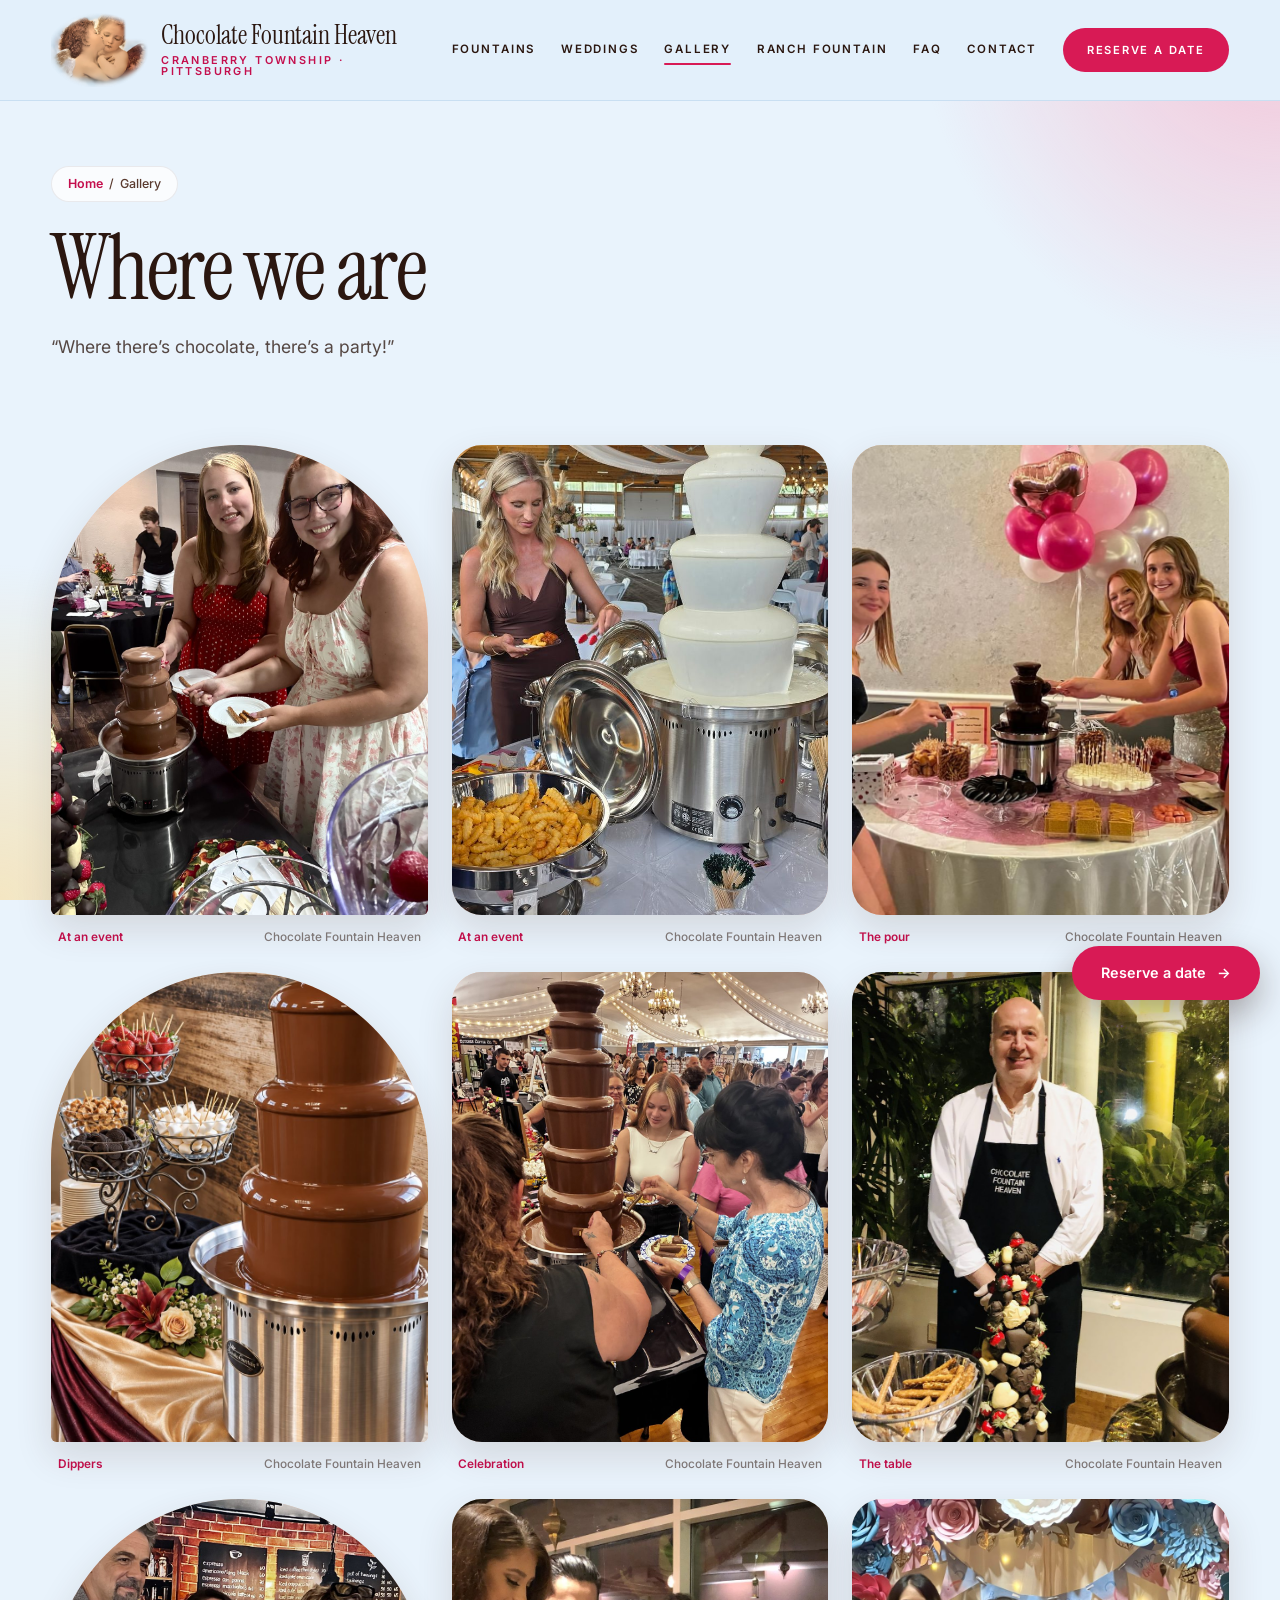
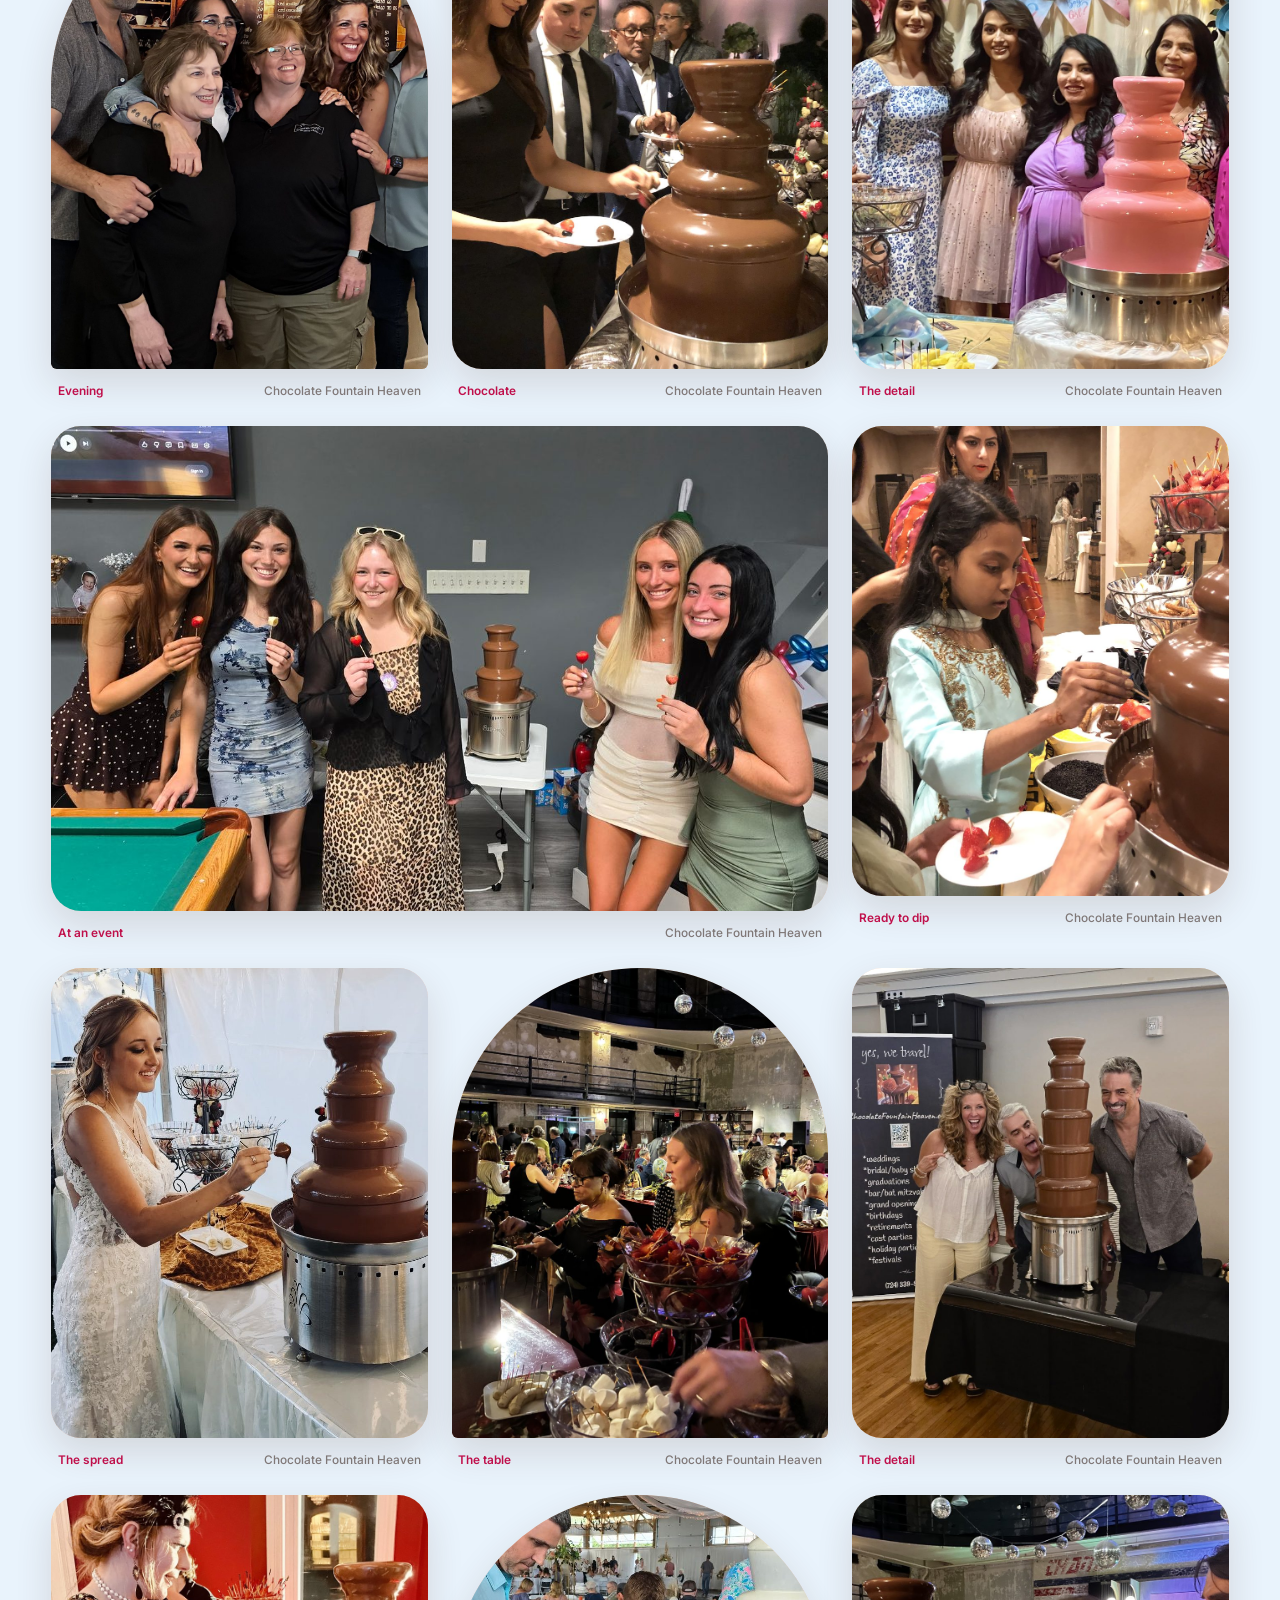
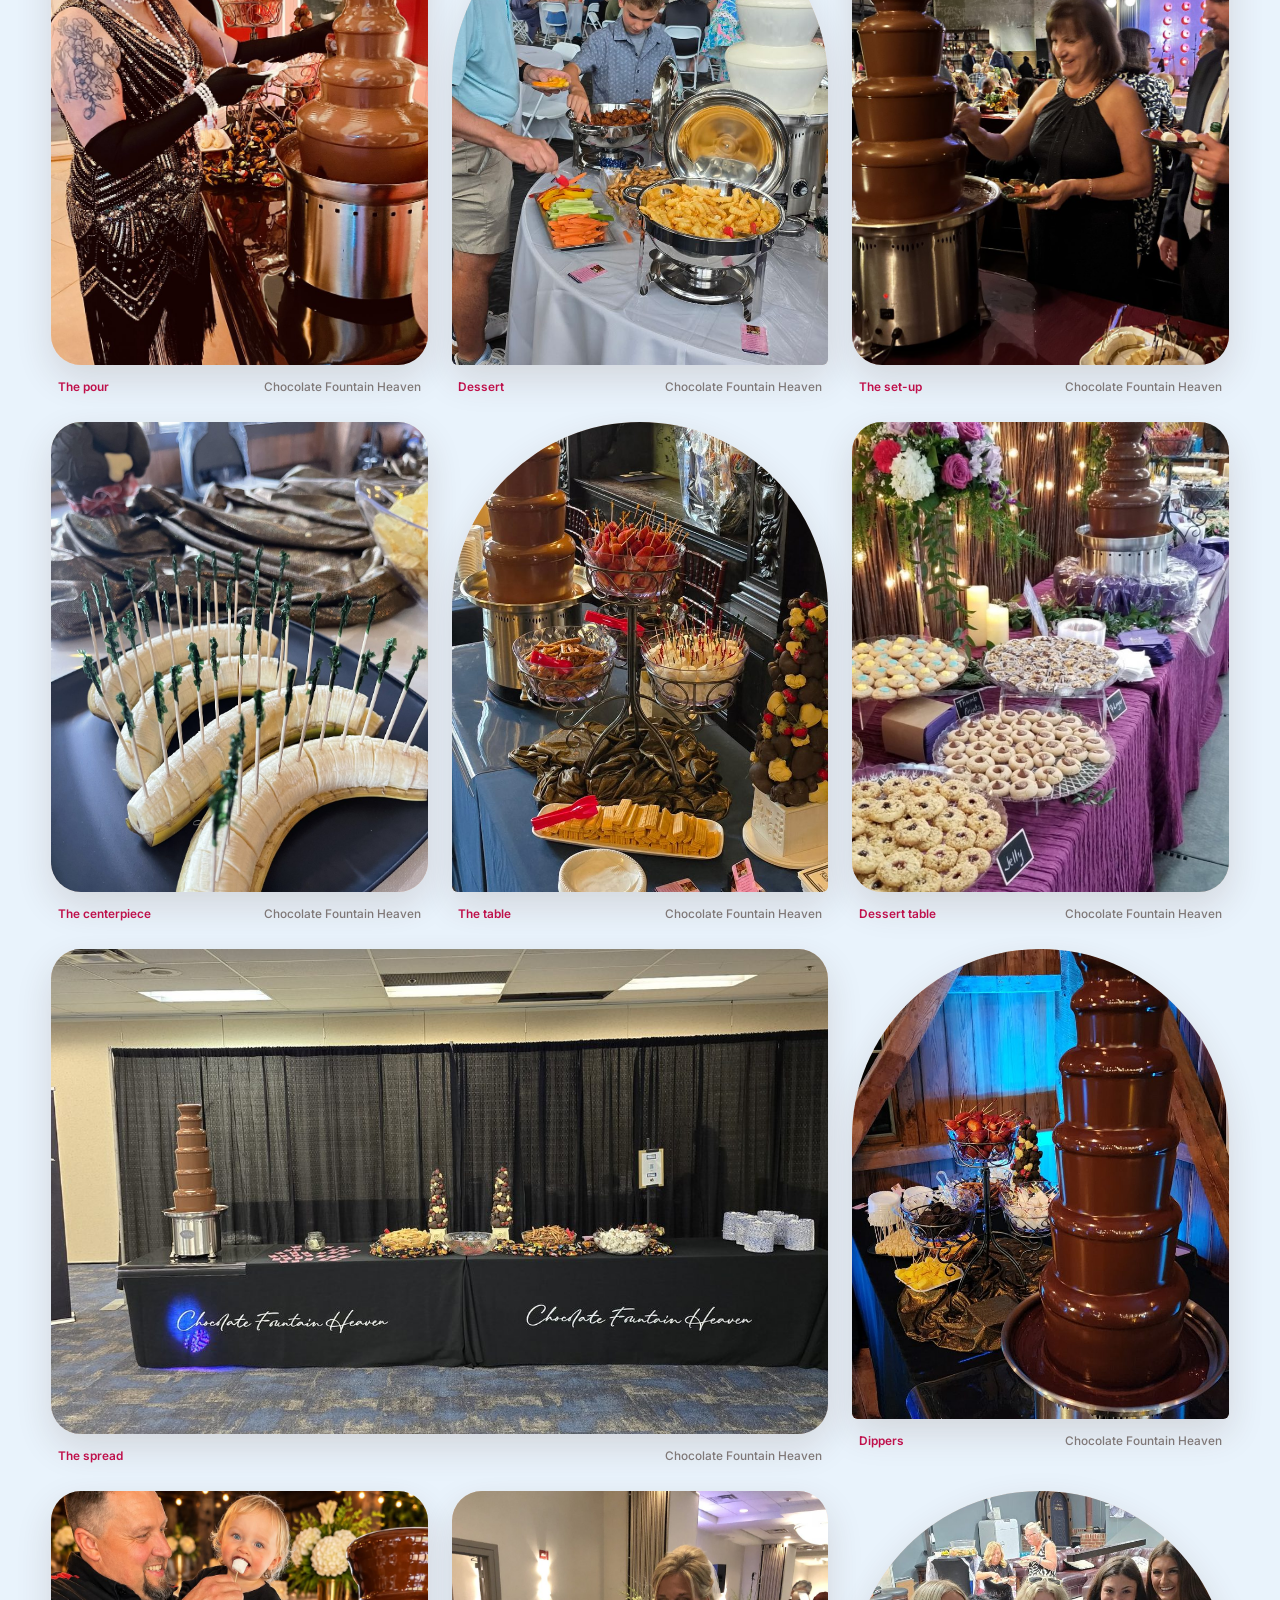
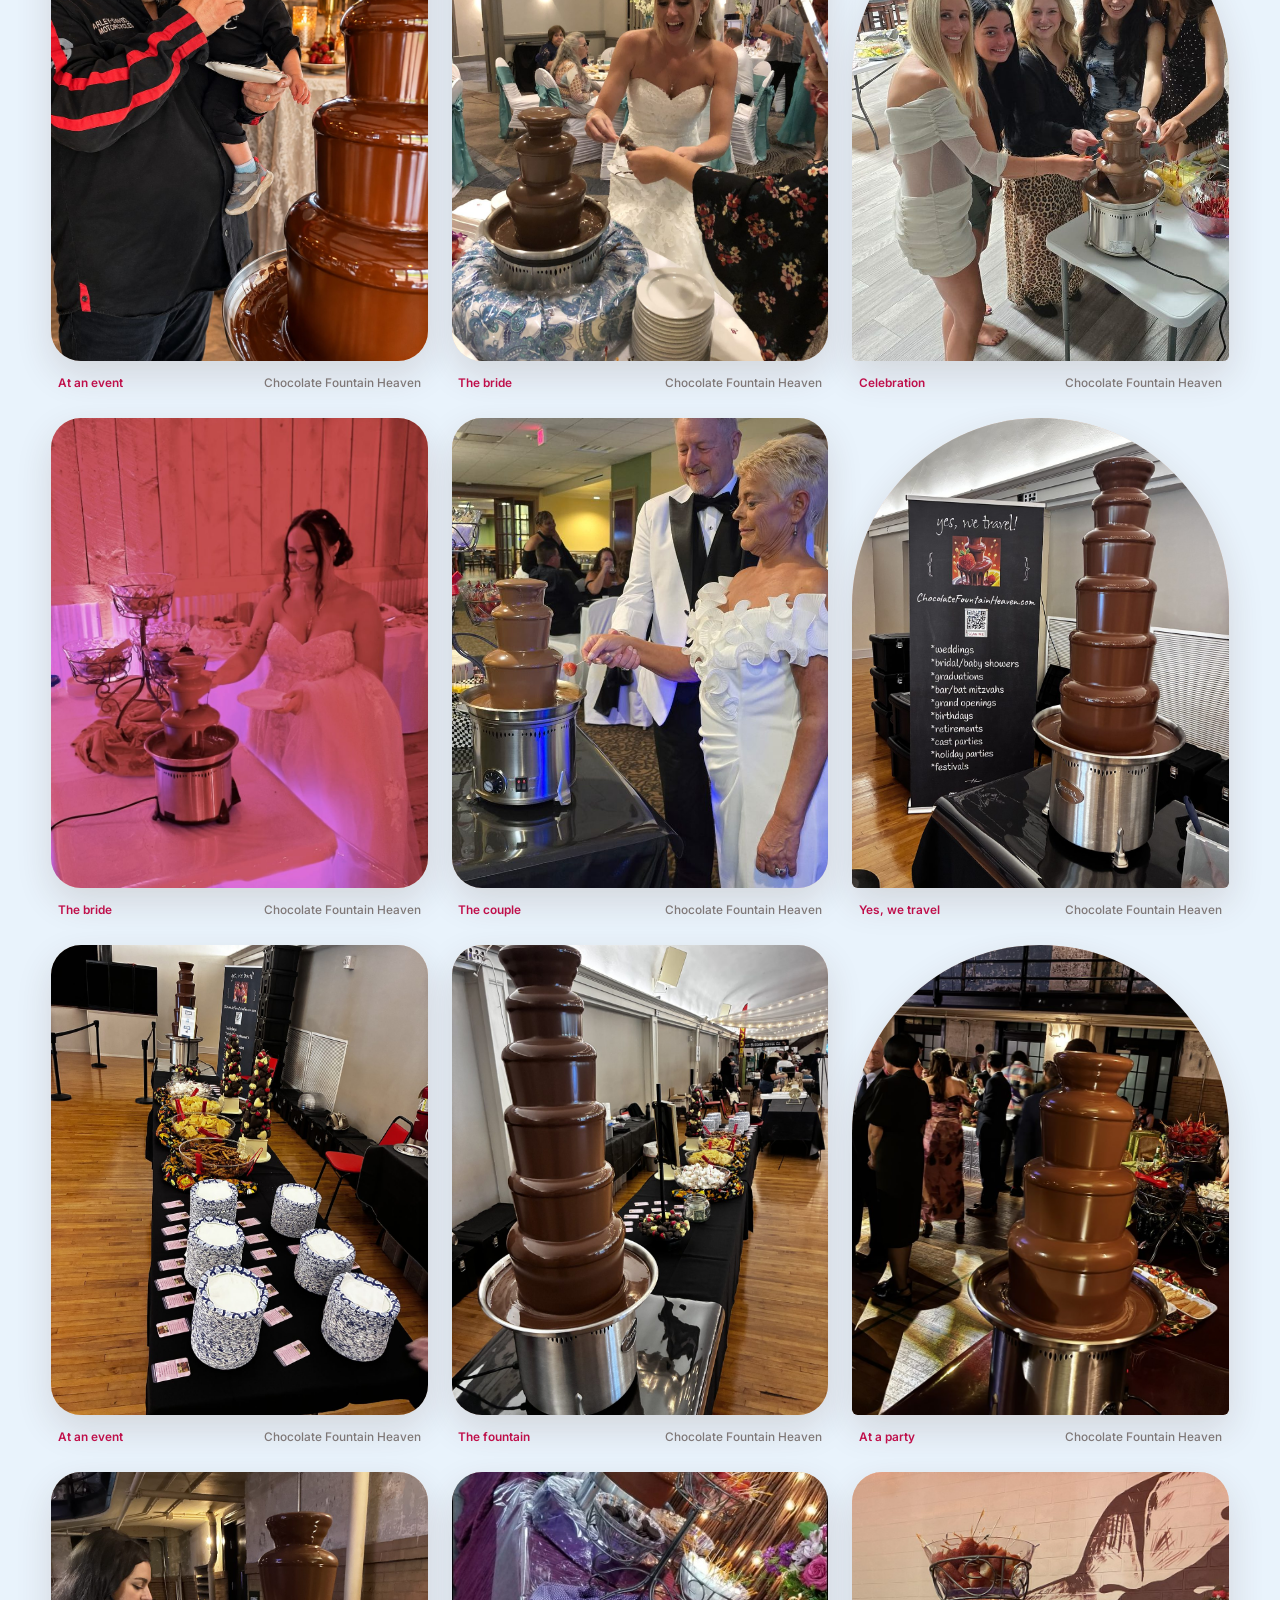
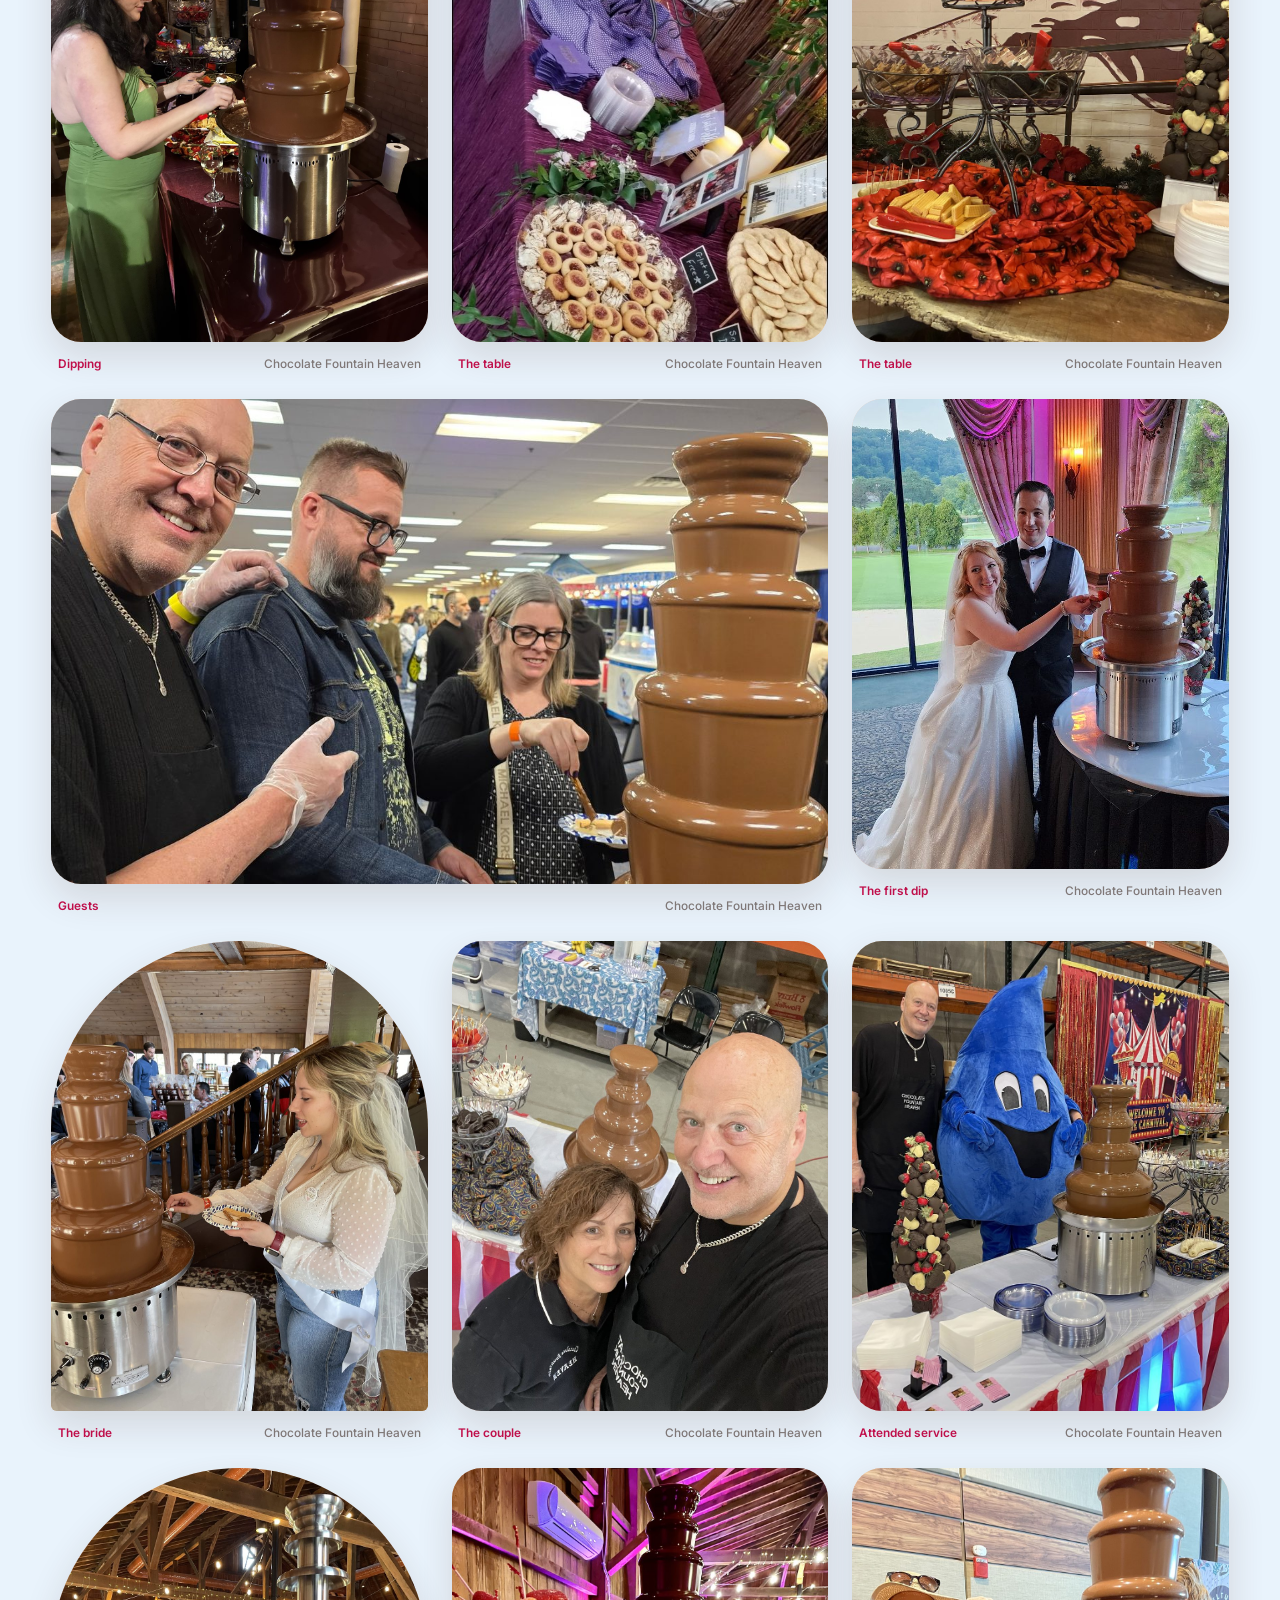
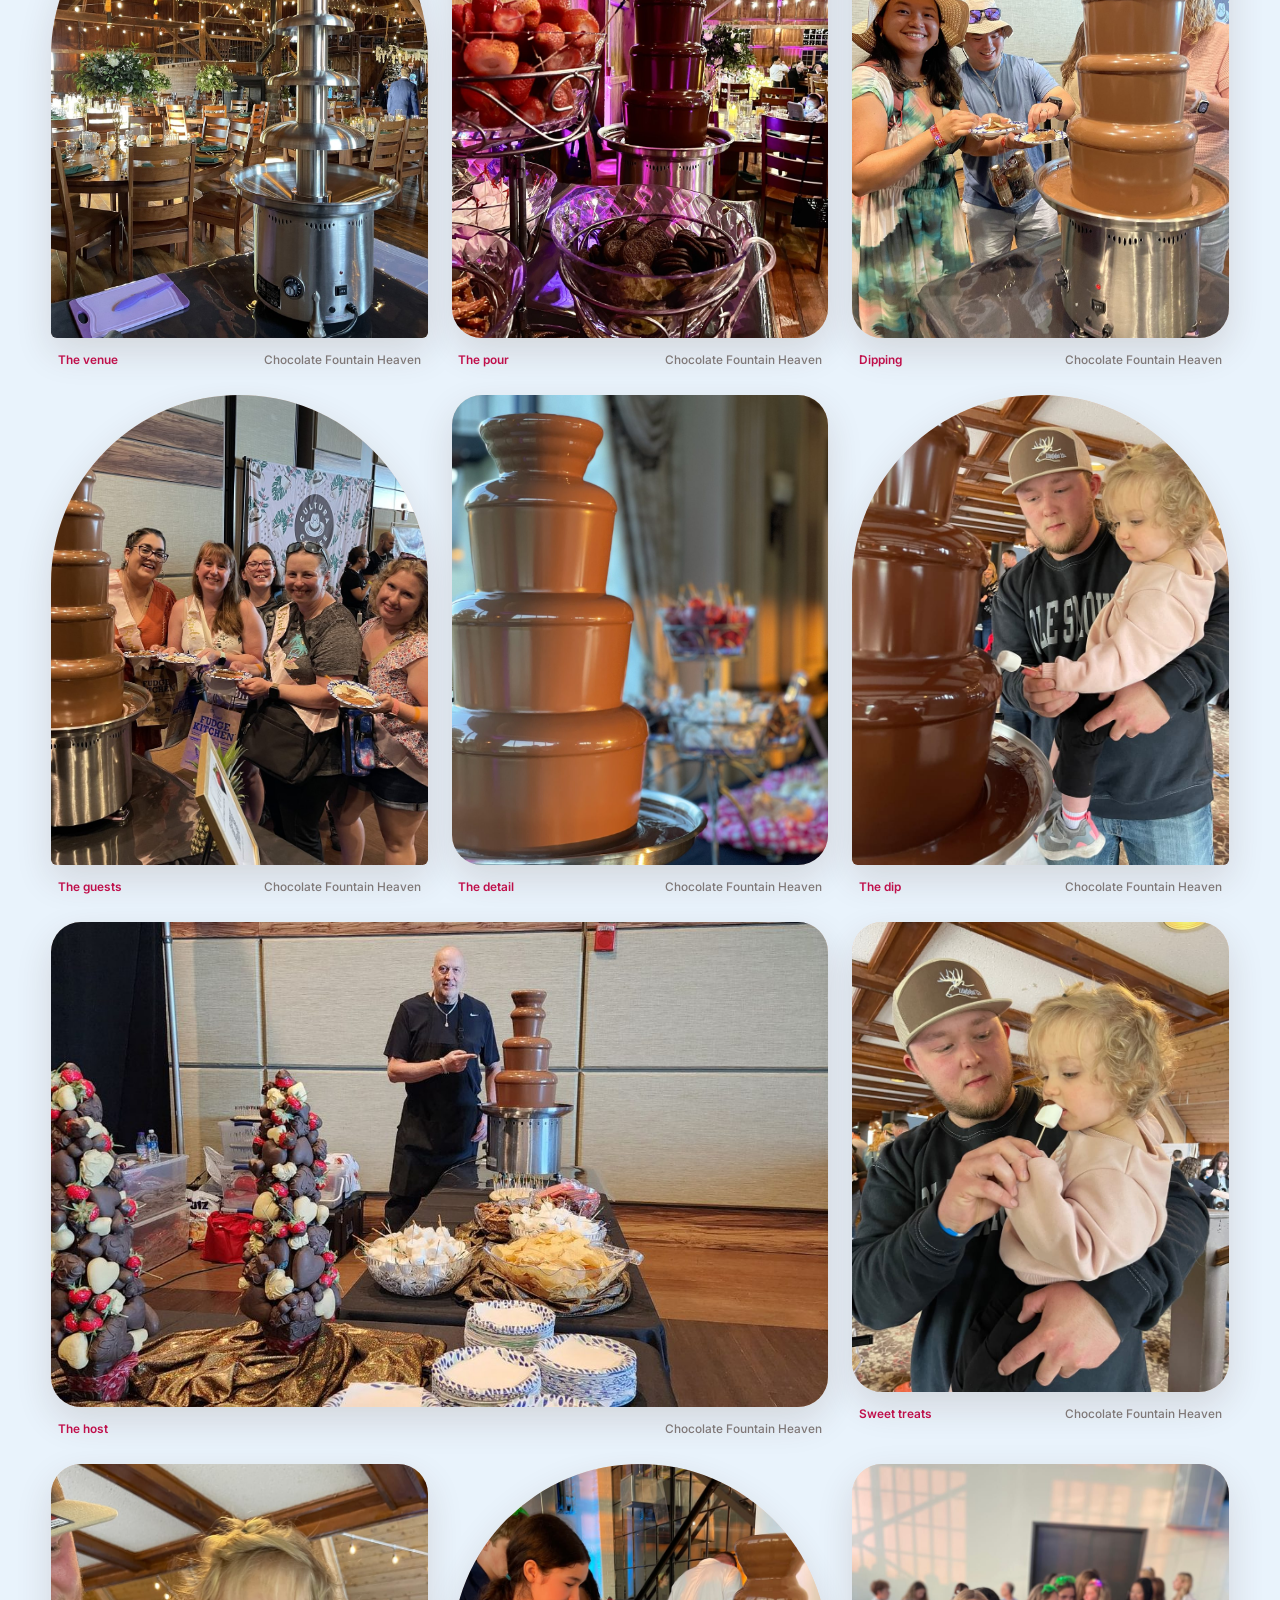
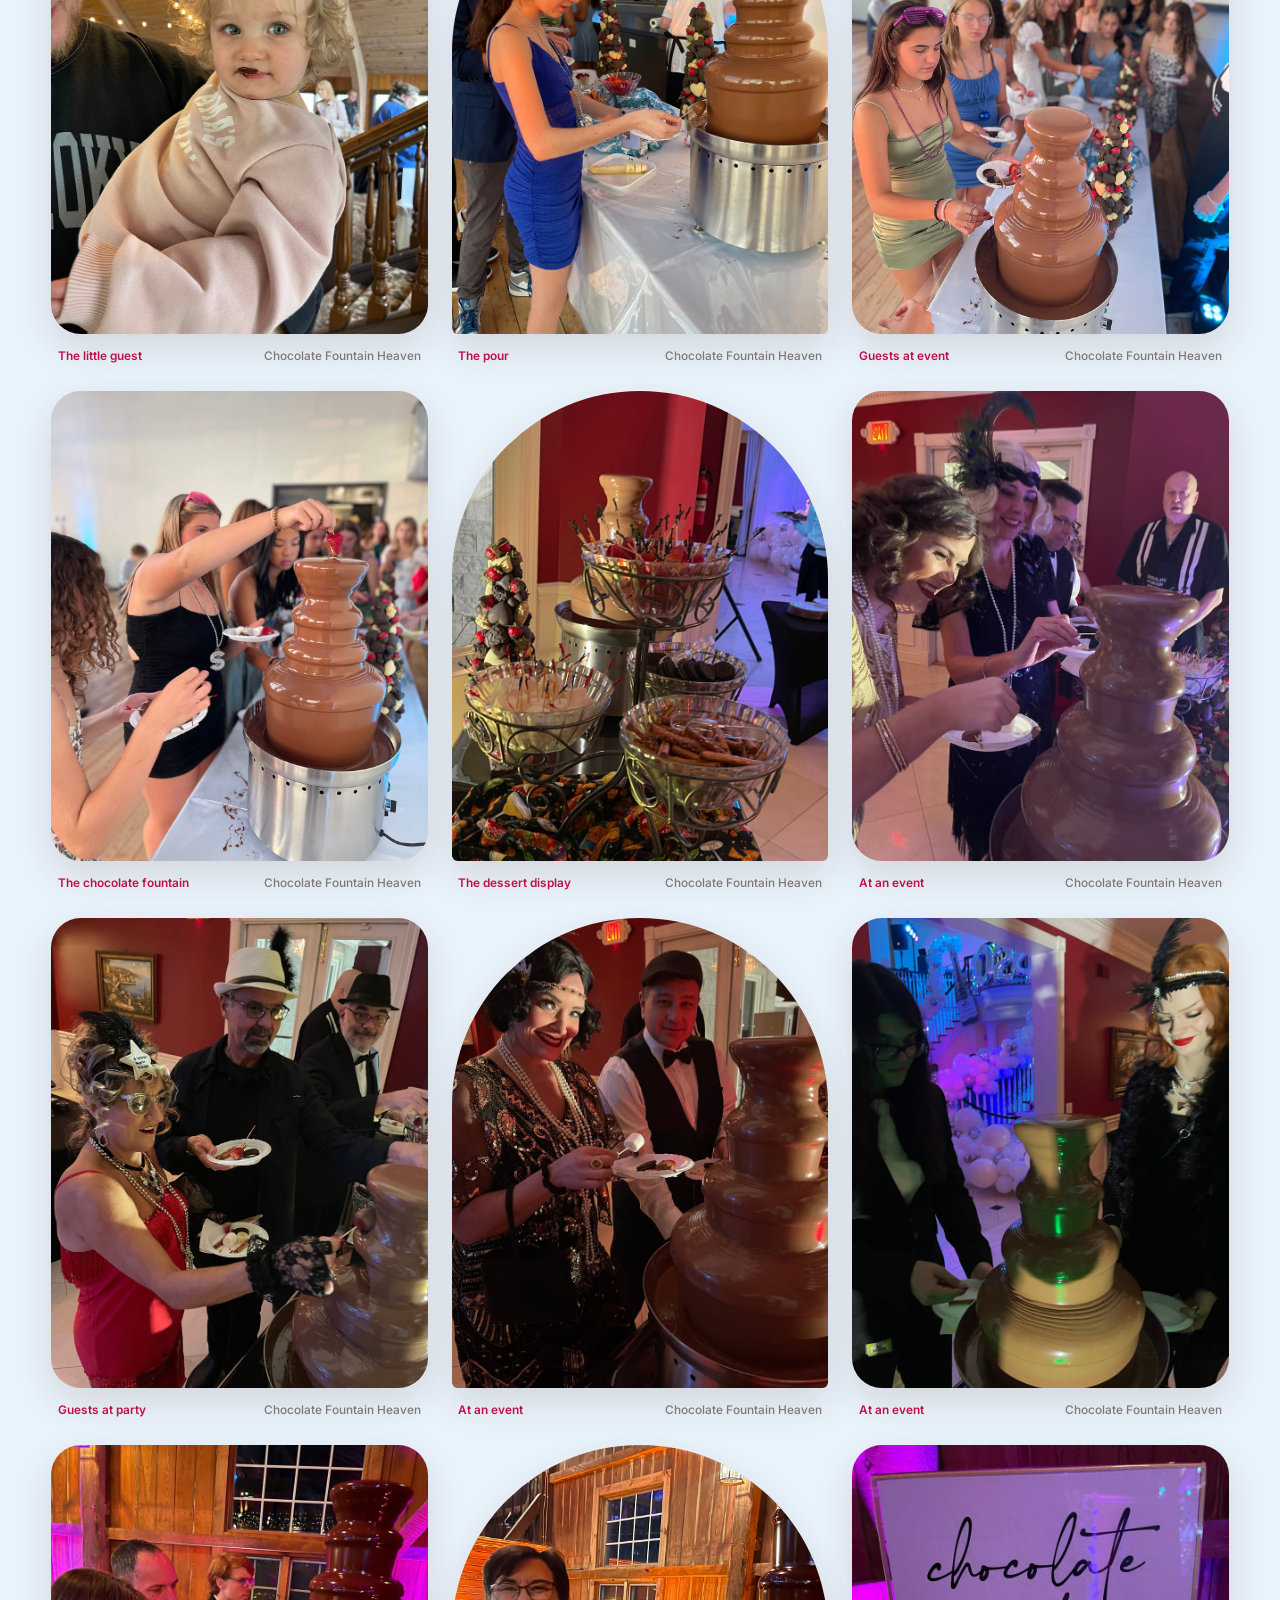
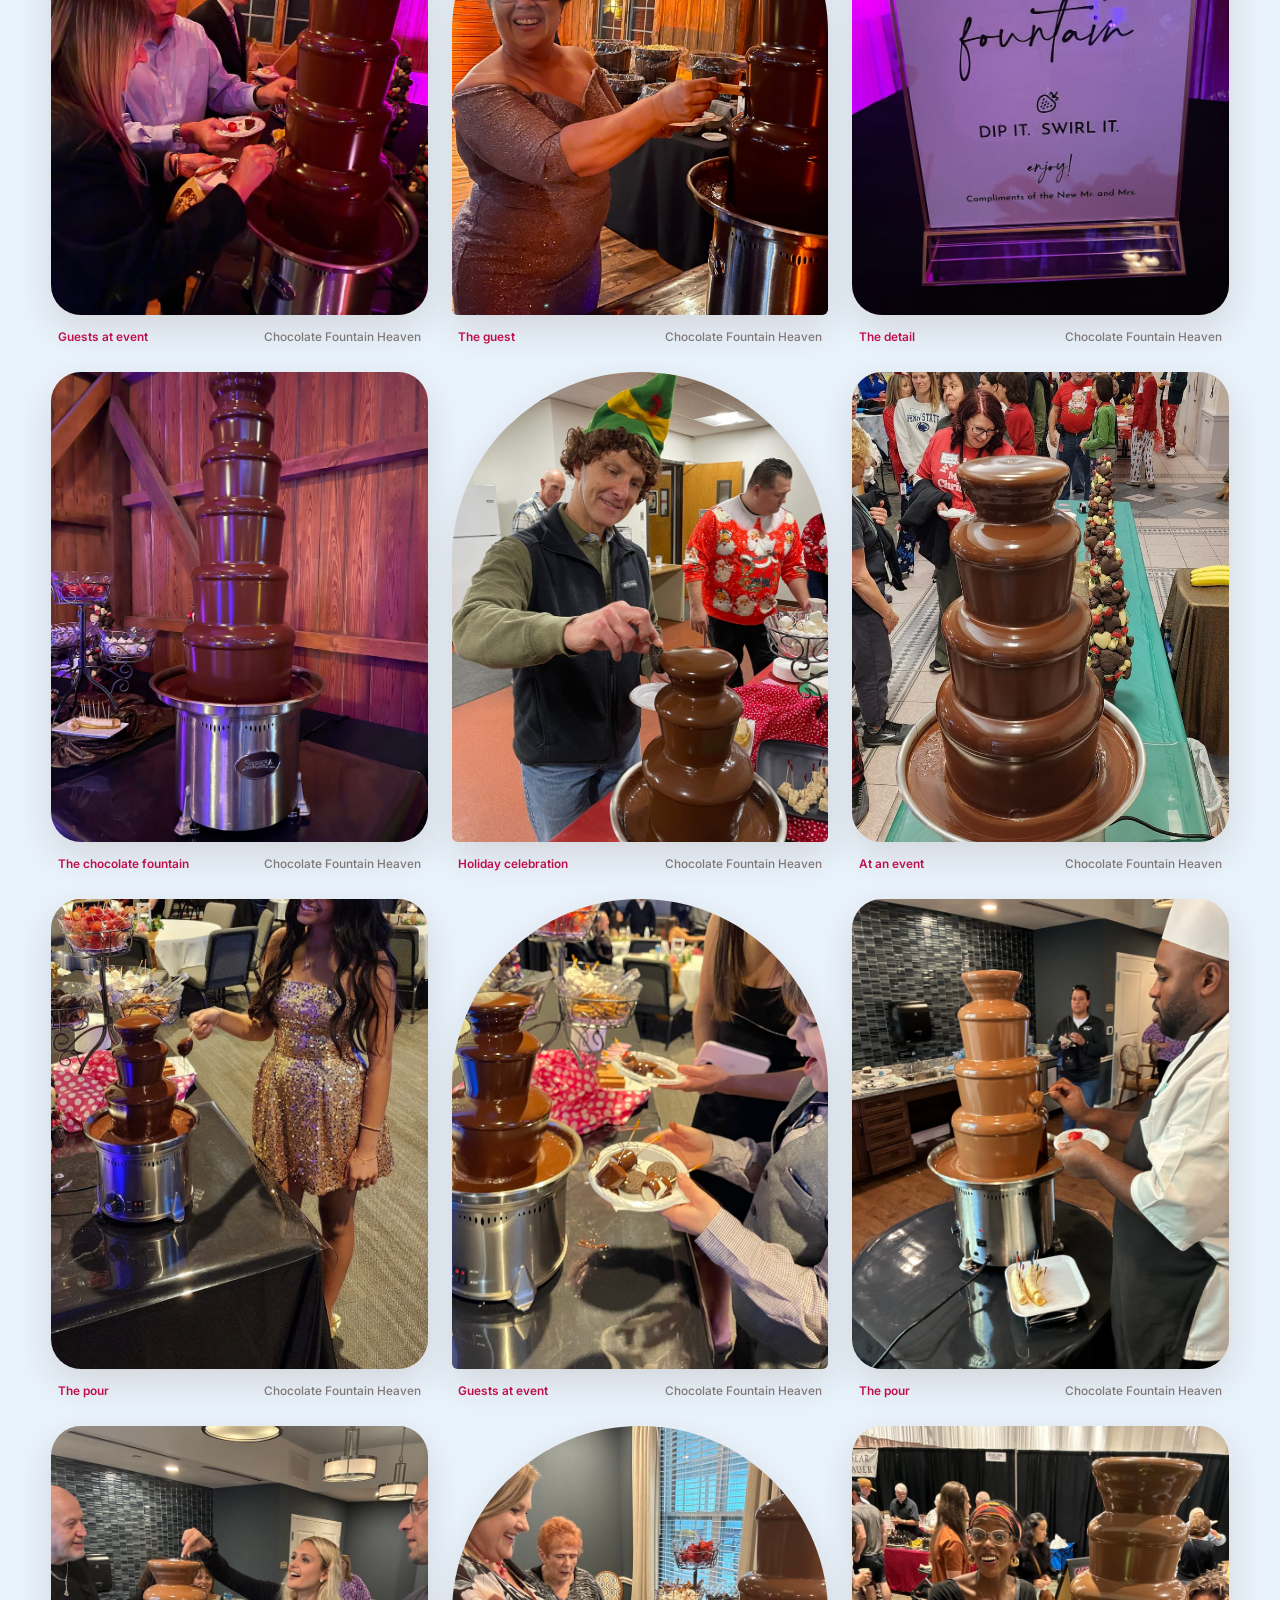
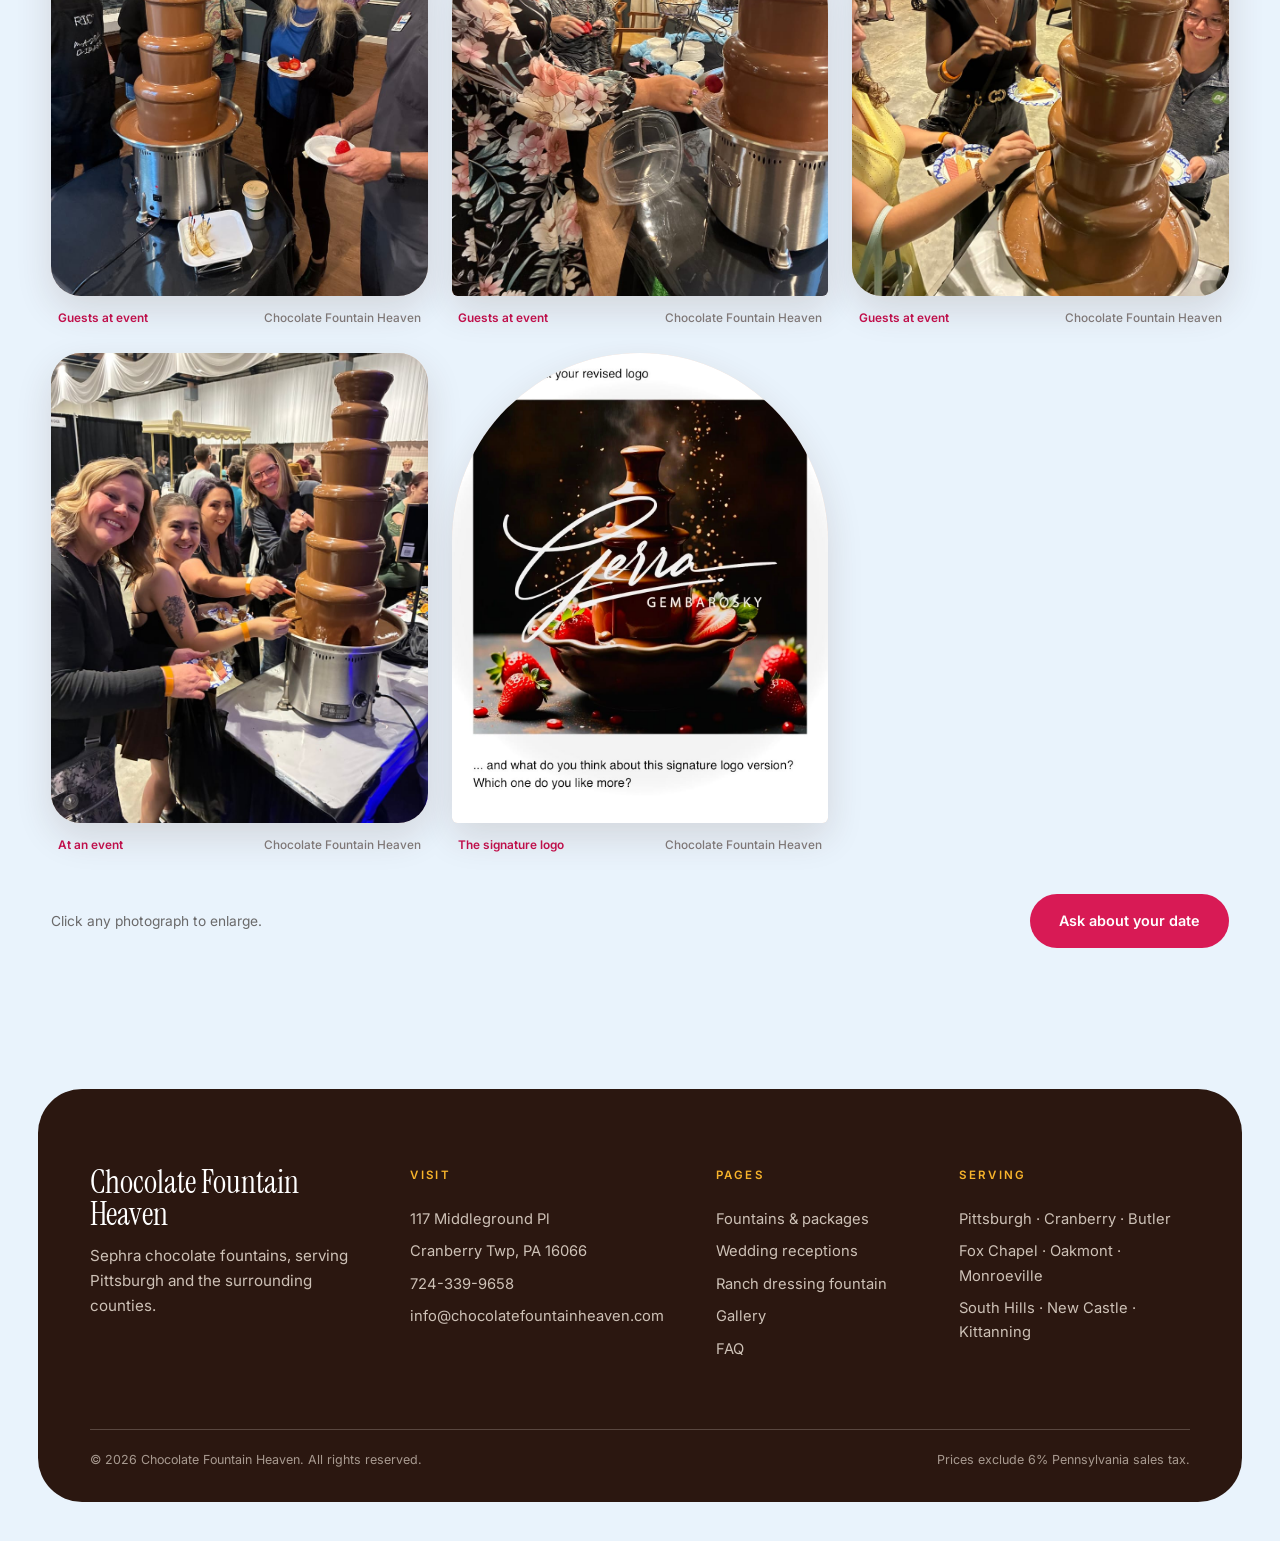
<file: site/gallery.html>
<!DOCTYPE html>
<html lang="en">
<head>
<meta charset="utf-8">
<meta name="viewport" content="width=device-width, initial-scale=1">
<title>Gallery — Chocolate Fountain Heaven, Pittsburgh</title>
<meta name="description" content="Photographs from Chocolate Fountain Heaven events across Pittsburgh, Cranberry and Butler.">
<link rel="preconnect" href="https://fonts.googleapis.com">
<link rel="preconnect" href="https://fonts.gstatic.com" crossorigin>
<link href="https://fonts.googleapis.com/css2?family=Instrument+Serif:ital@0;1&family=Inter:wght@400;500;600&display=swap" rel="stylesheet">
<link rel="stylesheet" href="css/style.css?v=2026-11-23">
<link rel="icon" href="data:image/svg+xml,%3Csvg xmlns='http://www.w3.org/2000/svg' viewBox='0 0 64 64'%3E%3Crect width='64' height='64' fill='%23150d09'/%3E%3Cpath d='M32 12c8 0 14 6 14 13s-6 12-14 12-14-5-14-12 6-13 14-13zm0 6c-4 0-8 3-8 7s4 6 8 6 8-2 8-6-4-7-8-7zm0 16c5 0 9 2 9 2v16H23V36s4-2 9-2z' fill='%23cfa46a'/%3E%3C/svg%3E">
</head>
<body>
<a class="skip" href="#main">Skip to content</a>

<header class="nav" id="nav">
  <a class="wordmark" href="index.html" aria-label="Chocolate Fountain Heaven, home">
    <img class="wordmark__angels" src="img/angels.webp" width="97" height="74" alt="" decoding="async">
    <span class="wordmark__text">
      <b>Chocolate Fountain Heaven</b>
      <span>Cranberry Township &middot; Pittsburgh</span>
    </span>
  </a>
  <nav class="nav__links" aria-label="Main">
    <a href="fountains.html">Fountains</a>
    <a href="weddings.html">Weddings</a>
    <a href="gallery.html" aria-current="page">Gallery</a>
    <a href="ranch.html">Ranch Fountain</a>
    <a href="faq.html">FAQ</a>
    <a href="contact.html">Contact</a>
    <a class="nav__cta" href="contact.html">Reserve a date</a>
  </nav>
  <button class="nav__toggle" aria-label="Open menu" aria-expanded="false"><span></span></button>
</header>

<div class="drawer" aria-hidden="true">
  <button class="drawer__close" aria-label="Close menu">&times;</button>
  <a href="index.html">Home</a>
  <a href="fountains.html">Fountains</a>
  <a href="weddings.html">Weddings</a>
  <a href="gallery.html">Gallery</a>
  <a href="ranch.html">Ranch Fountain</a>
  <a href="faq.html">FAQ</a>
  <a href="contact.html">Contact</a>
  <div class="drawer__meta">724-339-9658 &middot; info@chocolatefountainheaven.com</div>
</div>
<main id="main">
  <div class="wrap pagehead">
    <div class="crumbs"><a href="index.html">Home</a> &nbsp;/&nbsp; Gallery</div>
    <h1>Where we are</h1>
    <p class="lede">&ldquo;Where there&rsquo;s chocolate, there&rsquo;s a party!&rdquo;</p>
  </div>
  <section class="section" style="padding-top:0">
    <div class="wrap">
      <div class="plates" data-reveal>
        <figure><div class="plate"><img src="img/cfh-g-03.jpg" alt="A Sephra chocolate fountain at a catered event" width="1125" height="1500" loading="lazy" data-full="img/cfh-g-03.jpg"></div><figcaption><span>At an event</span><span>Chocolate Fountain Heaven</span></figcaption></figure>
        <figure><div class="plate"><img src="img/cfh-g-04.jpg" alt="A Sephra chocolate fountain at a catered event" width="693" height="1500" loading="lazy" data-full="img/cfh-g-04.jpg"></div><figcaption><span>At an event</span><span>Chocolate Fountain Heaven</span></figcaption></figure>
        <figure><div class="plate"><img src="img/cfh-g-05.jpg" alt="A Sephra chocolate fountain at a catered event" width="1280" height="960" loading="lazy" data-full="img/cfh-g-05.jpg"></div><figcaption><span>The pour</span><span>Chocolate Fountain Heaven</span></figcaption></figure>
        <figure><div class="plate"><img src="img/cfh-g-06.jpg" alt="A Sephra chocolate fountain at a catered event" width="849" height="1500" loading="lazy" data-full="img/cfh-g-06.jpg"></div><figcaption><span>Dippers</span><span>Chocolate Fountain Heaven</span></figcaption></figure>
        <figure><div class="plate"><img src="img/cfh-g-07.jpg" alt="A Sephra chocolate fountain at a catered event" width="1125" height="1500" loading="lazy" data-full="img/cfh-g-07.jpg"></div><figcaption><span>Celebration</span><span>Chocolate Fountain Heaven</span></figcaption></figure>
        <figure><div class="plate"><img src="img/cfh-g-08.jpg" alt="A Sephra chocolate fountain at a catered event" width="1500" height="1125" loading="lazy" data-full="img/cfh-g-08.jpg"></div><figcaption><span>The table</span><span>Chocolate Fountain Heaven</span></figcaption></figure>
        <figure><div class="plate"><img src="img/cfh-g-09.jpg" alt="A Sephra chocolate fountain at a catered event" width="1500" height="1378" loading="lazy" data-full="img/cfh-g-09.jpg"></div><figcaption><span>Evening</span><span>Chocolate Fountain Heaven</span></figcaption></figure>
        <figure><div class="plate"><img src="img/cfh-g-10.jpg" alt="A Sephra chocolate fountain at a catered event" width="1500" height="1125" loading="lazy" data-full="img/cfh-g-10.jpg"></div><figcaption><span>Chocolate</span><span>Chocolate Fountain Heaven</span></figcaption></figure>
        <figure><div class="plate"><img src="img/cfh-g-11.jpg" alt="A Sephra chocolate fountain at a catered event" width="1500" height="1125" loading="lazy" data-full="img/cfh-g-11.jpg"></div><figcaption><span>The detail</span><span>Chocolate Fountain Heaven</span></figcaption></figure>
        <figure><div class="plate plate--wide"><img src="img/cfh-g-12.jpg" alt="A Sephra chocolate fountain at a catered event" width="1500" height="693" loading="lazy" data-full="img/cfh-g-12.jpg"></div><figcaption><span>At an event</span><span>Chocolate Fountain Heaven</span></figcaption></figure>
        <figure><div class="plate"><img src="img/cfh-g-13.jpg" alt="A Sephra chocolate fountain at a catered event" width="1500" height="1125" loading="lazy" data-full="img/cfh-g-13.jpg"></div><figcaption><span>Ready to dip</span><span>Chocolate Fountain Heaven</span></figcaption></figure>
        <figure><div class="plate"><img src="img/cfh-g-15.jpg" alt="A Sephra chocolate fountain at a catered event" width="747" height="1071" loading="lazy" data-full="img/cfh-g-15.jpg"></div><figcaption><span>The spread</span><span>Chocolate Fountain Heaven</span></figcaption></figure>
        <figure><div class="plate"><img src="img/cfh-g-16.jpg" alt="A Sephra chocolate fountain at a catered event" width="1500" height="1125" loading="lazy" data-full="img/cfh-g-16.jpg"></div><figcaption><span>The table</span><span>Chocolate Fountain Heaven</span></figcaption></figure>
        <figure><div class="plate"><img src="img/cfh-g-17.jpg" alt="A Sephra chocolate fountain at a catered event" width="946" height="1201" loading="lazy" data-full="img/cfh-g-17.jpg"></div><figcaption><span>The detail</span><span>Chocolate Fountain Heaven</span></figcaption></figure>
        <figure><div class="plate"><img src="img/cfh-g-18.jpg" alt="A Sephra chocolate fountain at a catered event" width="844" height="1500" loading="lazy" data-full="img/cfh-g-18.jpg"></div><figcaption><span>The pour</span><span>Chocolate Fountain Heaven</span></figcaption></figure>
        <figure><div class="plate"><img src="img/cfh-g-19.jpg" alt="A Sephra chocolate fountain at a catered event" width="693" height="1500" loading="lazy" data-full="img/cfh-g-19.jpg"></div><figcaption><span>Dessert</span><span>Chocolate Fountain Heaven</span></figcaption></figure>
        <figure><div class="plate"><img src="img/cfh-g-20.jpg" alt="A Sephra chocolate fountain at a catered event" width="1500" height="1125" loading="lazy" data-full="img/cfh-g-20.jpg"></div><figcaption><span>The set-up</span><span>Chocolate Fountain Heaven</span></figcaption></figure>
        <figure><div class="plate"><img src="img/cfh-g-21.jpg" alt="A Sephra chocolate fountain at a catered event" width="1125" height="1500" loading="lazy" data-full="img/cfh-g-21.jpg"></div><figcaption><span>The centerpiece</span><span>Chocolate Fountain Heaven</span></figcaption></figure>
        <figure><div class="plate"><img src="img/cfh-g-23.jpg" alt="A chocolate fountain, bowls of fruit, pretzels, and a chocolate-covered strawberry tower." width="694" height="1500" loading="lazy" data-full="img/cfh-g-23.jpg"></div><figcaption><span>The table</span><span>Chocolate Fountain Heaven</span></figcaption></figure>
        <figure><div class="plate plate--wide"><img src="img/cfh-g-24.jpg" alt="A chocolate fountain and dessert table with various treats at an event." width="1500" height="693" loading="lazy" data-full="img/cfh-g-24.jpg"></div><figcaption><span>The spread</span><span>Chocolate Fountain Heaven</span></figcaption></figure>
        <figure><div class="plate"><img src="img/cfh-g-25.jpg" alt="A dessert table with a chocolate fountain, cookies, and flowers." width="699" height="1500" loading="lazy" data-full="img/cfh-g-25.jpg"></div><figcaption><span>Dessert table</span><span>Chocolate Fountain Heaven</span></figcaption></figure>
        <figure><div class="plate"><img src="img/cfh-g-26.jpg" alt="A chocolate fountain with five tiers and various dipping items on a table." width="701" height="1500" loading="lazy" data-full="img/cfh-g-26.jpg"></div><figcaption><span>Dippers</span><span>Chocolate Fountain Heaven</span></figcaption></figure>
        <figure><div class="plate"><img src="img/cfh-g-27.jpg" alt="A man holds a baby, feeding them a marshmallow from a chocolate fountain." width="1000" height="1500" loading="lazy" data-full="img/cfh-g-27.jpg"></div><figcaption><span>At an event</span><span>Chocolate Fountain Heaven</span></figcaption></figure>
        <figure><div class="plate"><img src="img/cfh-g-28.jpg" alt="A bride in a white dress dips an item into a chocolate fountain at a wedding reception." width="1125" height="1500" loading="lazy" data-full="img/cfh-g-28.jpg"></div><figcaption><span>The bride</span><span>Chocolate Fountain Heaven</span></figcaption></figure>
        <figure><div class="plate"><img src="img/cfh-g-29.jpg" alt="Group of women dipping fruit into a chocolate fountain at an indoor event." width="693" height="1500" loading="lazy" data-full="img/cfh-g-29.jpg"></div><figcaption><span>Celebration</span><span>Chocolate Fountain Heaven</span></figcaption></figure>
        <figure><div class="plate"><img src="img/cfh-g-30.jpg" alt="A smiling bride in a white dress stands next to a chocolate fountain." width="922" height="1500" loading="lazy" data-full="img/cfh-g-30.jpg"></div><figcaption><span>The bride</span><span>Chocolate Fountain Heaven</span></figcaption></figure>
        <figure><div class="plate"><img src="img/cfh-g-31.jpg" alt="A smiling couple, possibly bride and groom, dip a strawberry into a chocolate fountain." width="693" height="1500" loading="lazy" data-full="img/cfh-g-31.jpg"></div><figcaption><span>The couple</span><span>Chocolate Fountain Heaven</span></figcaption></figure>
        <figure><div class="plate"><img src="img/cfh-g-32.jpg" alt="A large chocolate fountain next to a black banner advertising event services." width="1125" height="1500" loading="lazy" data-full="img/cfh-g-32.jpg"></div><figcaption><span>Yes, we travel</span><span>Chocolate Fountain Heaven</span></figcaption></figure>
        <figure><div class="plate"><img src="img/cfh-g-33.jpg" alt="A chocolate fountain with various dipping items and plates on a black table." width="1125" height="1500" loading="lazy" data-full="img/cfh-g-33.jpg"></div><figcaption><span>At an event</span><span>Chocolate Fountain Heaven</span></figcaption></figure>
        <figure><div class="plate"><img src="img/cfh-g-34.jpg" alt="A large chocolate fountain with various dipping items at an event." width="1125" height="1500" loading="lazy" data-full="img/cfh-g-34.jpg"></div><figcaption><span>The fountain</span><span>Chocolate Fountain Heaven</span></figcaption></figure>
        <figure><div class="plate"><img src="img/cfh-g-35.jpg" alt="A chocolate fountain with various dipping items at a lively indoor event." width="1500" height="1125" loading="lazy" data-full="img/cfh-g-35.jpg"></div><figcaption><span>At a party</span><span>Chocolate Fountain Heaven</span></figcaption></figure>
        <figure><div class="plate"><img src="img/cfh-g-36.jpg" alt="A woman in a green dress dips food into a four-tier chocolate fountain." width="1125" height="1500" loading="lazy" data-full="img/cfh-g-36.jpg"></div><figcaption><span>Dipping</span><span>Chocolate Fountain Heaven</span></figcaption></figure>
        <figure><div class="plate"><img src="img/cfh-g-37.jpg" alt="A chocolate fountain and various desserts on a purple tablecloth at an event." width="699" height="1500" loading="lazy" data-full="img/cfh-g-37.jpg"></div><figcaption><span>The table</span><span>Chocolate Fountain Heaven</span></figcaption></figure>
        <figure><div class="plate plate--wide"><img src="img/cfh-g-38.jpg" alt="Three people smiling at a chocolate fountain at an event, one dipping a treat." width="1500" height="693" loading="lazy" data-full="img/cfh-g-38.jpg"></div><figcaption><span>Guests</span><span>Chocolate Fountain Heaven</span></figcaption></figure>
        <figure><div class="plate"><img src="img/cfh-g-39.jpg" alt="A chocolate fountain and a variety of dipping items on a decorated table." width="1500" height="1125" loading="lazy" data-full="img/cfh-g-39.jpg"></div><figcaption><span>The table</span><span>Chocolate Fountain Heaven</span></figcaption></figure>
        <figure><div class="plate"><img src="img/cfh-g-40.jpg" alt="Bride and groom dipping a strawberry in a chocolate fountain at their wedding." width="701" height="1500" loading="lazy" data-full="img/cfh-g-40.jpg"></div><figcaption><span>The first dip</span><span>Chocolate Fountain Heaven</span></figcaption></figure>
        <figure><div class="plate"><img src="img/cfh-g-41.jpg" alt="A bride in a white top and veil dips food into a chocolate fountain at an event." width="1125" height="1500" loading="lazy" data-full="img/cfh-g-41.jpg"></div><figcaption><span>The bride</span><span>Chocolate Fountain Heaven</span></figcaption></figure>
        <figure><div class="plate"><img src="img/cfh-g-42.jpg" alt="A smiling couple stands next to a chocolate fountain at an event." width="1125" height="1500" loading="lazy" data-full="img/cfh-g-42.jpg"></div><figcaption><span>The couple</span><span>Chocolate Fountain Heaven</span></figcaption></figure>
        <figure><div class="plate"><img src="img/cfh-g-43.jpg" alt="A man and a blue mascot stand next to a chocolate fountain and a strawberry tower." width="1500" height="1125" loading="lazy" data-full="img/cfh-g-43.jpg"></div><figcaption><span>Attended service</span><span>Chocolate Fountain Heaven</span></figcaption></figure>
        <figure><div class="plate"><img src="img/cfh-g-44.jpg" alt="A large chocolate fountain stands on a table in a rustic event venue." width="1125" height="1500" loading="lazy" data-full="img/cfh-g-44.jpg"></div><figcaption><span>The venue</span><span>Chocolate Fountain Heaven</span></figcaption></figure>
        <figure><div class="plate"><img src="img/cfh-g-45.jpg" alt="A chocolate fountain with strawberries and cookies at an event with people in background." width="1125" height="1500" loading="lazy" data-full="img/cfh-g-45.jpg"></div><figcaption><span>The pour</span><span>Chocolate Fountain Heaven</span></figcaption></figure>
        <figure><div class="plate"><img src="img/cfh-g-46.jpg" alt="Two people, one man and one woman, dipping items into a chocolate fountain." width="1125" height="1500" loading="lazy" data-full="img/cfh-g-46.jpg"></div><figcaption><span>Dipping</span><span>Chocolate Fountain Heaven</span></figcaption></figure>
        <figure><div class="plate"><img src="img/cfh-g-47.jpg" alt="Five women smiling, posing with a chocolate fountain at an indoor event." width="1500" height="1125" loading="lazy" data-full="img/cfh-g-47.jpg"></div><figcaption><span>The guests</span><span>Chocolate Fountain Heaven</span></figcaption></figure>
        <figure><div class="plate"><img src="img/cfh-g-48.jpg" alt="A chocolate fountain with three tiers, surrounded by various dipping items like strawberries and marshmallows." width="1125" height="1500" loading="lazy" data-full="img/cfh-g-48.jpg"></div><figcaption><span>The detail</span><span>Chocolate Fountain Heaven</span></figcaption></figure>
        <figure><div class="plate plate--wide"><img src="img/cfh-g-50.jpg" alt="A man stands next to a chocolate fountain and a table laden with various desserts." width="1500" height="700" loading="lazy" data-full="img/cfh-g-50.jpg"></div><figcaption><span>The host</span><span>Chocolate Fountain Heaven</span></figcaption></figure>
        <figure><div class="plate"><img src="img/cfh-g-51.jpg" alt="A man holds a young child who is dipping a marshmallow into a large, flowing Sephra chocolate fountain at an indoor event." width="1500" height="1125" loading="lazy" data-full="img/cfh-g-51.jpg"></div><figcaption><span>The dip</span><span>Chocolate Fountain Heaven</span></figcaption></figure>
        <figure><div class="plate"><img src="img/cfh-g-52.jpg" alt="A man in a baseball cap holds a young child who is eating a chocolate-dipped marshmallow at an event." width="1500" height="1125" loading="lazy" data-full="img/cfh-g-52.jpg"></div><figcaption><span>Sweet treats</span><span>Chocolate Fountain Heaven</span></figcaption></figure>
        <figure><div class="plate"><img src="img/cfh-g-53.jpg" alt="A man holds a young child with chocolate on her face at an event with string lights and wooden railings in the background." width="1500" height="1125" loading="lazy" data-full="img/cfh-g-53.jpg"></div><figcaption><span>The little guest</span><span>Chocolate Fountain Heaven</span></figcaption></figure>
        <figure><div class="plate"><img src="img/cfh-g-54.jpg" alt="A young woman in a blue dress dips a fruit skewer into a large Sephra chocolate fountain at an event." width="1500" height="1125" loading="lazy" data-full="img/cfh-g-54.jpg"></div><figcaption><span>The pour</span><span>Chocolate Fountain Heaven</span></figcaption></figure>
        <figure><div class="plate"><img src="img/cfh-g-55.jpg" alt="A group of young people at an event line up to dip treats into a large Sephra chocolate fountain on a white table." width="1125" height="1500" loading="lazy" data-full="img/cfh-g-55.jpg"></div><figcaption><span>Guests at event</span><span>Chocolate Fountain Heaven</span></figcaption></figure>
        <figure><div class="plate"><img src="img/cfh-g-56.jpg" alt="A group of young women at an event dip strawberries into a tiered Sephra chocolate fountain on a white table." width="1125" height="1500" loading="lazy" data-full="img/cfh-g-56.jpg"></div><figcaption><span>The chocolate fountain</span><span>Chocolate Fountain Heaven</span></figcaption></figure>
        <figure><div class="plate"><img src="img/cfh-g-57.jpg" alt="A tiered serving stand holds bowls of strawberries, cookies, and pretzels next to a Sephra chocolate fountain and a chocolate-dipped fruit tower." width="1500" height="1125" loading="lazy" data-full="img/cfh-g-57.jpg"></div><figcaption><span>The dessert display</span><span>Chocolate Fountain Heaven</span></figcaption></figure>
        <figure><div class="plate"><img src="img/cfh-g-58.jpg" alt="Guests in 1920s attire dip treats into a large Sephra chocolate fountain at an event." width="1500" height="1125" loading="lazy" data-full="img/cfh-g-58.jpg"></div><figcaption><span>At an event</span><span>Chocolate Fountain Heaven</span></figcaption></figure>
        <figure><div class="plate"><img src="img/cfh-g-59.jpg" alt="People in Roaring Twenties attire dip snacks into a Sephra chocolate fountain at a New Year&#x27;s Eve party." width="1500" height="1125" loading="lazy" data-full="img/cfh-g-59.jpg"></div><figcaption><span>Guests at party</span><span>Chocolate Fountain Heaven</span></figcaption></figure>
        <figure><div class="plate"><img src="img/cfh-g-60.jpg" alt="A woman in 1920s attire and a server in a tuxedo stand next to a large, flowing Sephra chocolate fountain at an event." width="1500" height="1125" loading="lazy" data-full="img/cfh-g-60.jpg"></div><figcaption><span>At an event</span><span>Chocolate Fountain Heaven</span></figcaption></figure>
        <figure><div class="plate"><img src="img/cfh-g-61.jpg" alt="Two people in formal attire stand on either side of a large, illuminated chocolate fountain at an event with balloon decorations." width="1500" height="1125" loading="lazy" data-full="img/cfh-g-61.jpg"></div><figcaption><span>At an event</span><span>Chocolate Fountain Heaven</span></figcaption></figure>
        <figure><div class="plate"><img src="img/cfh-g-62.jpg" alt="Guests at an event dip treats into a large, tiered Sephra chocolate fountain in a rustic room with wood walls." width="1500" height="1125" loading="lazy" data-full="img/cfh-g-62.jpg"></div><figcaption><span>Guests at event</span><span>Chocolate Fountain Heaven</span></figcaption></figure>
        <figure><div class="plate"><img src="img/cfh-g-63.jpg" alt="A smiling woman in a formal dress dips a wafer into a large, tiered Sephra chocolate fountain at an indoor event." width="1125" height="1500" loading="lazy" data-full="img/cfh-g-63.jpg"></div><figcaption><span>The guest</span><span>Chocolate Fountain Heaven</span></figcaption></figure>
        <figure><div class="plate"><img src="img/cfh-g-64.jpg" alt="A framed sign on a black table reads chocolate fountain, dip it, swirl it, enjoy, with compliments of the new Mr. and Mrs." width="1500" height="1125" loading="lazy" data-full="img/cfh-g-64.jpg"></div><figcaption><span>The detail</span><span>Chocolate Fountain Heaven</span></figcaption></figure>
        <figure><div class="plate"><img src="img/cfh-g-65.jpg" alt="A tall Sephra chocolate fountain flows with melted chocolate in front of a rustic wooden wall at an event." width="1500" height="1125" loading="lazy" data-full="img/cfh-g-65.jpg"></div><figcaption><span>The chocolate fountain</span><span>Chocolate Fountain Heaven</span></figcaption></figure>
        <figure><div class="plate"><img src="img/cfh-g-66.jpg" alt="A man wearing an elf hat dips a cookie into a Sephra chocolate fountain at a holiday party with other guests in the background." width="1500" height="1125" loading="lazy" data-full="img/cfh-g-66.jpg"></div><figcaption><span>Holiday celebration</span><span>Chocolate Fountain Heaven</span></figcaption></figure>
        <figure><div class="plate"><img src="img/cfh-g-67.jpg" alt="A large Sephra chocolate fountain flows on a green table at a holiday party with guests standing in the background." width="701" height="1500" loading="lazy" data-full="img/cfh-g-67.jpg"></div><figcaption><span>At an event</span><span>Chocolate Fountain Heaven</span></figcaption></figure>
        <figure><div class="plate"><img src="img/cfh-g-68.jpg" alt="A smiling woman in a gold sequin dress dips a treat into a Sephra chocolate fountain at a catered event." width="828" height="1500" loading="lazy" data-full="img/cfh-g-68.jpg"></div><figcaption><span>The pour</span><span>Chocolate Fountain Heaven</span></figcaption></figure>
        <figure><div class="plate"><img src="img/cfh-g-69.jpg" alt="A young boy in a vest smiles while holding a plate of chocolate-dipped treats next to a flowing Sephra chocolate fountain at an event." width="1498" height="1500" loading="lazy" data-full="img/cfh-g-69.jpg"></div><figcaption><span>Guests at event</span><span>Chocolate Fountain Heaven</span></figcaption></figure>
        <figure><div class="plate"><img src="img/cfh-g-70.jpg" alt="A chef in a white uniform coats a strawberry in a large Sephra chocolate fountain while a guest watches in the background." width="1500" height="1125" loading="lazy" data-full="img/cfh-g-70.jpg"></div><figcaption><span>The pour</span><span>Chocolate Fountain Heaven</span></figcaption></figure>
        <figure><div class="plate"><img src="img/cfh-g-71.jpg" alt="A woman dips a treat into a large Sephra chocolate fountain while guests stand around a table with fruit at an indoor event." width="1500" height="1125" loading="lazy" data-full="img/cfh-g-71.jpg"></div><figcaption><span>Guests at event</span><span>Chocolate Fountain Heaven</span></figcaption></figure>
        <figure><div class="plate"><img src="img/cfh-g-72.jpg" alt="A woman in a floral dress dips a strawberry into a large Sephra chocolate fountain while another woman stands nearby at an event." width="1500" height="1125" loading="lazy" data-full="img/cfh-g-72.jpg"></div><figcaption><span>Guests at event</span><span>Chocolate Fountain Heaven</span></figcaption></figure>
        <figure><div class="plate"><img src="img/cfh-g-73.jpg" alt="Three women smiling while dipping snacks into a large, multi-tiered Sephra chocolate fountain at an indoor event." width="1500" height="1125" loading="lazy" data-full="img/cfh-g-73.jpg"></div><figcaption><span>Guests at event</span><span>Chocolate Fountain Heaven</span></figcaption></figure>
        <figure><div class="plate"><img src="img/cfh-g-74.jpg" alt="Four women smiling while dipping snacks into a large, tiered Sephra chocolate fountain at an indoor event." width="1500" height="1125" loading="lazy" data-full="img/cfh-g-74.jpg"></div><figcaption><span>At an event</span><span>Chocolate Fountain Heaven</span></figcaption></figure>
        <figure><div class="plate"><img src="img/cfh-g-75.jpg" alt="A Sephra chocolate fountain flows over fresh strawberries on a dark surface with a white signature logo overlay." width="1016" height="1280" loading="lazy" data-full="img/cfh-g-75.jpg"></div><figcaption><span>The signature logo</span><span>Chocolate Fountain Heaven</span></figcaption></figure>
      </div>
      <div style="margin-top:2.4rem;display:flex;flex-wrap:wrap;justify-content:space-between;align-items:center;gap:1.2rem">
        <p class="small" style="color:rgba(21,13,9,.6);margin:0">Click any photograph to enlarge.</p>
        <a class="btn" href="contact.html">Ask about your date</a>
      </div>
    </div>
  </section>

  <div class="lb" aria-hidden="true" role="dialog" aria-label="Photograph viewer" aria-modal="true">
    <button class="lb__close" aria-label="Close">&times;</button>
    <button class="lb__prev" aria-label="Previous">&#8249;</button>
    <img src="img/cfh-g-03.jpg" alt="Enlarged event photograph" data-check-skip>
    <button class="lb__next" aria-label="Next">&#8250;</button>
  </div>

</main>
<footer class="foot">
  <div class="wrap">
    <div class="foot__grid">
      <div class="foot__brand">
        <b>Chocolate Fountain Heaven</b>
        <p>Sephra chocolate fountains, serving Pittsburgh and the surrounding counties.</p>
      </div>
      <div>
        <h4>Visit</h4>
        <ul>
          <li>117 Middleground Pl</li>
          <li>Cranberry Twp, PA 16066</li>
          <li><a href="tel:+17243399658">724-339-9658</a></li>
          <li><a href="mailto:info@chocolatefountainheaven.com">info@chocolatefountainheaven.com</a></li>
        </ul>
      </div>
      <div>
        <h4>Pages</h4>
        <ul>
          <li><a href="fountains.html">Fountains &amp; packages</a></li>
          <li><a href="weddings.html">Wedding receptions</a></li>
          <li><a href="ranch.html">Ranch dressing fountain</a></li>
          <li><a href="gallery.html">Gallery</a></li>
          <li><a href="faq.html">FAQ</a></li>
        </ul>
      </div>
      <div>
        <h4>Serving</h4>
        <ul>
          <li>Pittsburgh &middot; Cranberry &middot; Butler</li>
          <li>Fox Chapel &middot; Oakmont &middot; Monroeville</li>
          <li>South Hills &middot; New Castle &middot; Kittanning</li>
        </ul>
      </div>
    </div>
    <div class="foot__bar">
      <span>&copy; <span data-year>2026</span> Chocolate Fountain Heaven. All rights reserved.</span>
      <span>Prices exclude 6% Pennsylvania sales tax.</span>
    </div>
  </div>
</footer>
<script src="js/main.js?v=2026-11-27"></script>
</body>
</html>
</file>
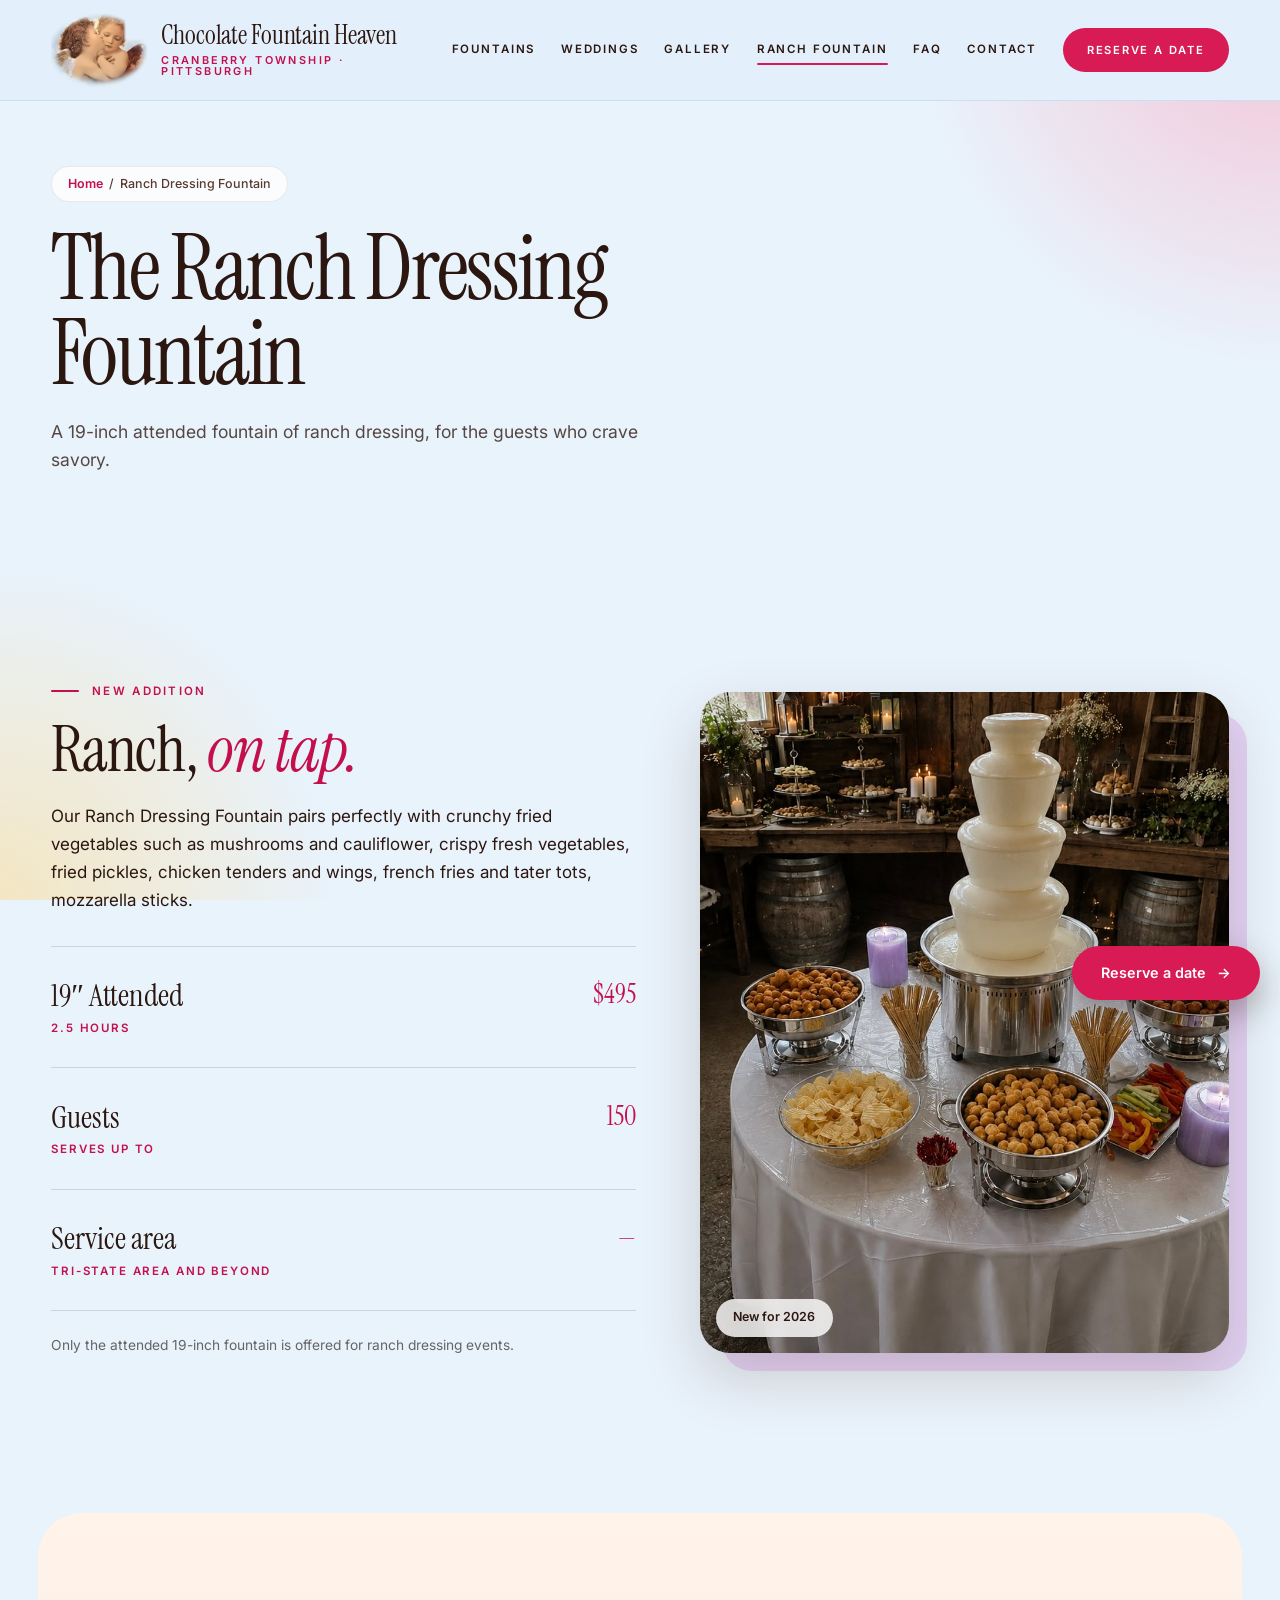
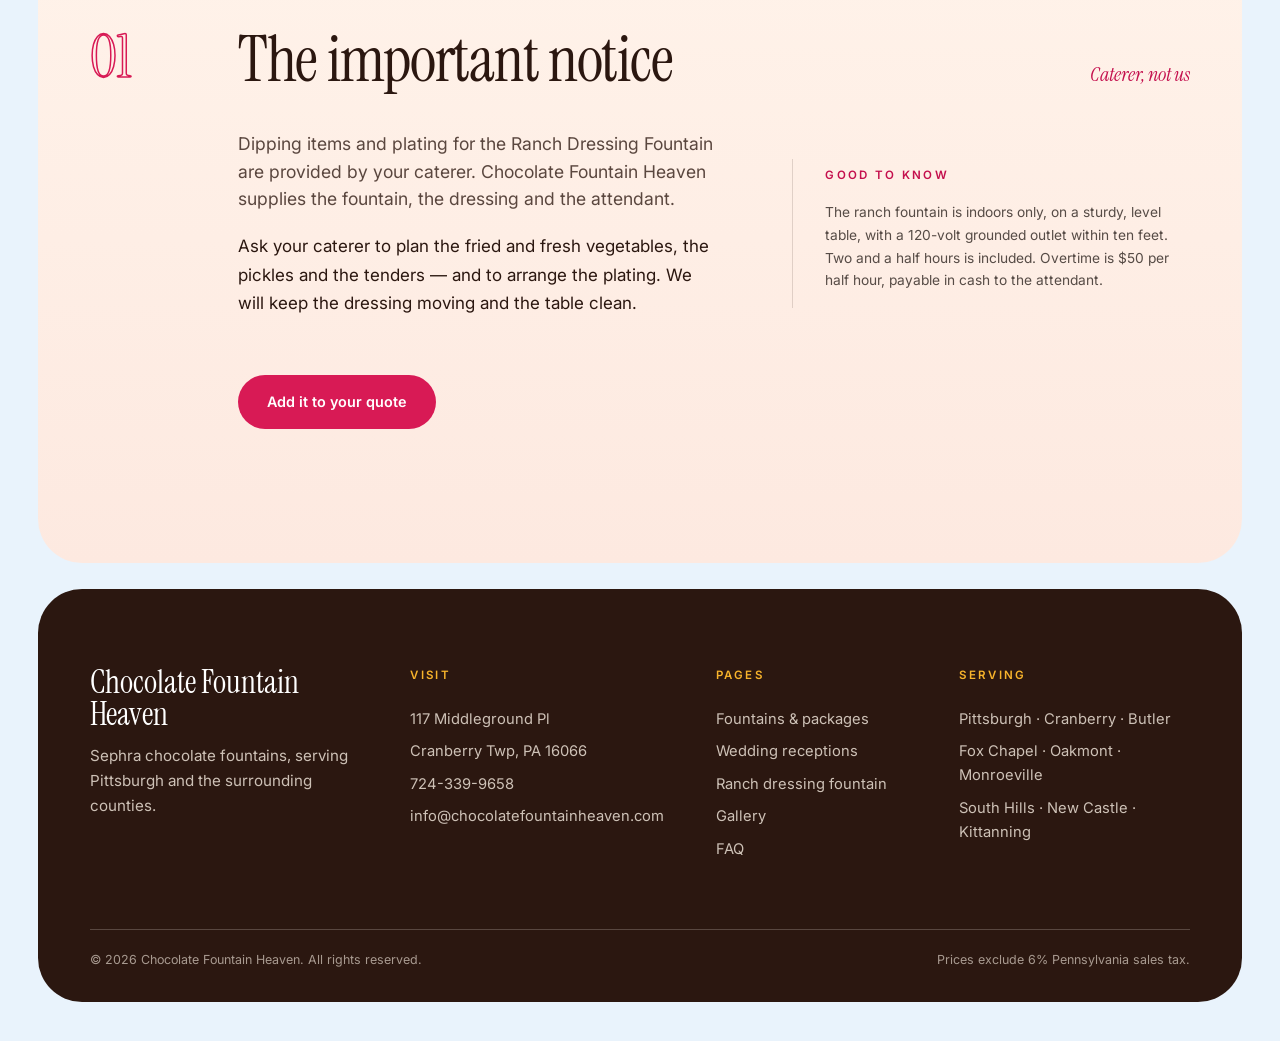
<file: site/ranch.html>
<!DOCTYPE html>
<html lang="en">
<head>
<meta charset="utf-8">
<meta name="viewport" content="width=device-width, initial-scale=1">
<title>Ranch Dressing Fountain — Chocolate Fountain Heaven, Pittsburgh</title>
<meta name="description" content="The Ranch Dressing Fountain: a 19-inch attended fountain for fried pickles, chicken tenders, wings, fries, mozzarella sticks. $495 for 2.5 hours, up to 150 guests.">
<link rel="preconnect" href="https://fonts.googleapis.com">
<link rel="preconnect" href="https://fonts.gstatic.com" crossorigin>
<link href="https://fonts.googleapis.com/css2?family=Instrument+Serif:ital@0;1&family=Inter:wght@400;500;600&display=swap" rel="stylesheet">
<link rel="stylesheet" href="css/style.css?v=2026-11-23">
<link rel="icon" href="data:image/svg+xml,%3Csvg xmlns='http://www.w3.org/2000/svg' viewBox='0 0 64 64'%3E%3Crect width='64' height='64' fill='%23150d09'/%3E%3Cpath d='M32 12c8 0 14 6 14 13s-6 12-14 12-14-5-14-12 6-13 14-13zm0 6c-4 0-8 3-8 7s4 6 8 6 8-2 8-6-4-7-8-7zm0 16c5 0 9 2 9 2v16H23V36s4-2 9-2z' fill='%23cfa46a'/%3E%3C/svg%3E">
</head>
<body>
<a class="skip" href="#main">Skip to content</a>

<header class="nav" id="nav">
  <a class="wordmark" href="index.html" aria-label="Chocolate Fountain Heaven, home">
    <img class="wordmark__angels" src="img/angels.webp" width="97" height="74" alt="" decoding="async">
    <span class="wordmark__text">
      <b>Chocolate Fountain Heaven</b>
      <span>Cranberry Township &middot; Pittsburgh</span>
    </span>
  </a>
  <nav class="nav__links" aria-label="Main">
    <a href="fountains.html">Fountains</a>
    <a href="weddings.html">Weddings</a>
    <a href="gallery.html">Gallery</a>
    <a href="ranch.html" aria-current="page">Ranch Fountain</a>
    <a href="faq.html">FAQ</a>
    <a href="contact.html">Contact</a>
    <a class="nav__cta" href="contact.html">Reserve a date</a>
  </nav>
  <button class="nav__toggle" aria-label="Open menu" aria-expanded="false"><span></span></button>
</header>

<div class="drawer" aria-hidden="true">
  <button class="drawer__close" aria-label="Close menu">&times;</button>
  <a href="index.html">Home</a>
  <a href="fountains.html">Fountains</a>
  <a href="weddings.html">Weddings</a>
  <a href="gallery.html">Gallery</a>
  <a href="ranch.html">Ranch Fountain</a>
  <a href="faq.html">FAQ</a>
  <a href="contact.html">Contact</a>
  <div class="drawer__meta">724-339-9658 &middot; info@chocolatefountainheaven.com</div>
</div>
<main id="main">
  <div class="wrap pagehead">
    <div class="crumbs"><a href="index.html">Home</a> &nbsp;/&nbsp; Ranch Dressing Fountain</div>
    <h1>The Ranch Dressing Fountain</h1>
    <p class="lede">A 19-inch attended fountain of ranch dressing, for the guests who crave savory.</p>
  </div>
  <section class="section">
    <div class="wrap feature feature--flip">
      <div class="feature__media feature__media--portrait" data-reveal>
        <img src="img/ranch-hero.jpg" alt="A tiered ranch dressing fountain on a catered table surrounded by bowls of dippers" width="900" height="1125">
        <span class="feature__cap">New for 2026</span>
      </div>
      <div data-reveal>
        <span class="eyebrow eyebrow--line">New addition</span>
        <h2 style="margin:1.1rem 0 1.2rem">Ranch, <em>on tap.</em></h2>
        <p>Our Ranch Dressing Fountain pairs perfectly with crunchy fried vegetables such as mushrooms and cauliflower, crispy fresh vegetables, fried pickles, chicken tenders and wings, french fries and tater tots, mozzarella sticks.</p>
        <div class="menu" style="margin-top:2rem">
          <div class="menu__row" style="grid-template-columns:1fr auto">
            <div class="menu__name">19&Prime; Attended <small>2.5 hours</small></div>
            <div class="menu__price">$495</div>
          </div>
          <div class="menu__row" style="grid-template-columns:1fr auto">
            <div class="menu__name">Guests <small>Serves up to</small></div>
            <div class="menu__price">150</div>
          </div>
          <div class="menu__row" style="grid-template-columns:1fr auto">
            <div class="menu__name">Service area <small>Tri-state area and beyond</small></div>
            <div class="menu__price">&mdash;</div>
          </div>
        </div>
        <p class="small" style="margin-top:1.4rem;color:rgba(21,13,9,.62)">Only the attended 19-inch fountain is offered for ranch dressing events.</p>
      </div>
    </div>
  </section>

  <section class="section section--cream">
    <div class="wrap chapter">
      <div class="chapter__no">01</div>
      <div>
        <div class="chapter__head"><h2>The important notice</h2><span class="aside">Caterer, not us</span></div>
        <div class="defn" style="grid-template-columns:1.2fr 1fr">
          <div data-reveal>
            <p class="lede">Dipping items and plating for the Ranch Dressing Fountain are provided by your caterer. Chocolate Fountain Heaven supplies the fountain, the dressing and the attendant.</p>
            <p>Ask your caterer to plan the fried and fresh vegetables, the pickles and the tenders &mdash; and to arrange the plating. We will keep the dressing moving and the table clean.</p>
          </div>
          <div data-reveal style="border-left:1px solid var(--line);padding-left:2rem">
            <span class="eyebrow">Good to know</span>
            <p class="small" style="margin-top:.9rem;color:rgba(21,13,9,.72)">The ranch fountain is indoors only, on a sturdy, level table, with a 120-volt grounded outlet within ten feet. Two and a half hours is included. Overtime is $50 per half hour, payable in cash to the attendant.</p>
          </div>
        </div>
        <p style="margin-top:2.4rem"><a class="btn btn--solid" href="contact.html">Add it to your quote</a></p>
      </div>
    </div>
  </section>

</main>
<footer class="foot">
  <div class="wrap">
    <div class="foot__grid">
      <div class="foot__brand">
        <b>Chocolate Fountain Heaven</b>
        <p>Sephra chocolate fountains, serving Pittsburgh and the surrounding counties.</p>
      </div>
      <div>
        <h4>Visit</h4>
        <ul>
          <li>117 Middleground Pl</li>
          <li>Cranberry Twp, PA 16066</li>
          <li><a href="tel:+17243399658">724-339-9658</a></li>
          <li><a href="mailto:info@chocolatefountainheaven.com">info@chocolatefountainheaven.com</a></li>
        </ul>
      </div>
      <div>
        <h4>Pages</h4>
        <ul>
          <li><a href="fountains.html">Fountains &amp; packages</a></li>
          <li><a href="weddings.html">Wedding receptions</a></li>
          <li><a href="ranch.html">Ranch dressing fountain</a></li>
          <li><a href="gallery.html">Gallery</a></li>
          <li><a href="faq.html">FAQ</a></li>
        </ul>
      </div>
      <div>
        <h4>Serving</h4>
        <ul>
          <li>Pittsburgh &middot; Cranberry &middot; Butler</li>
          <li>Fox Chapel &middot; Oakmont &middot; Monroeville</li>
          <li>South Hills &middot; New Castle &middot; Kittanning</li>
        </ul>
      </div>
    </div>
    <div class="foot__bar">
      <span>&copy; <span data-year>2026</span> Chocolate Fountain Heaven. All rights reserved.</span>
      <span>Prices exclude 6% Pennsylvania sales tax.</span>
    </div>
  </div>
</footer>
<script src="js/main.js?v=2026-11-27"></script>
</body>
</html>
</file>
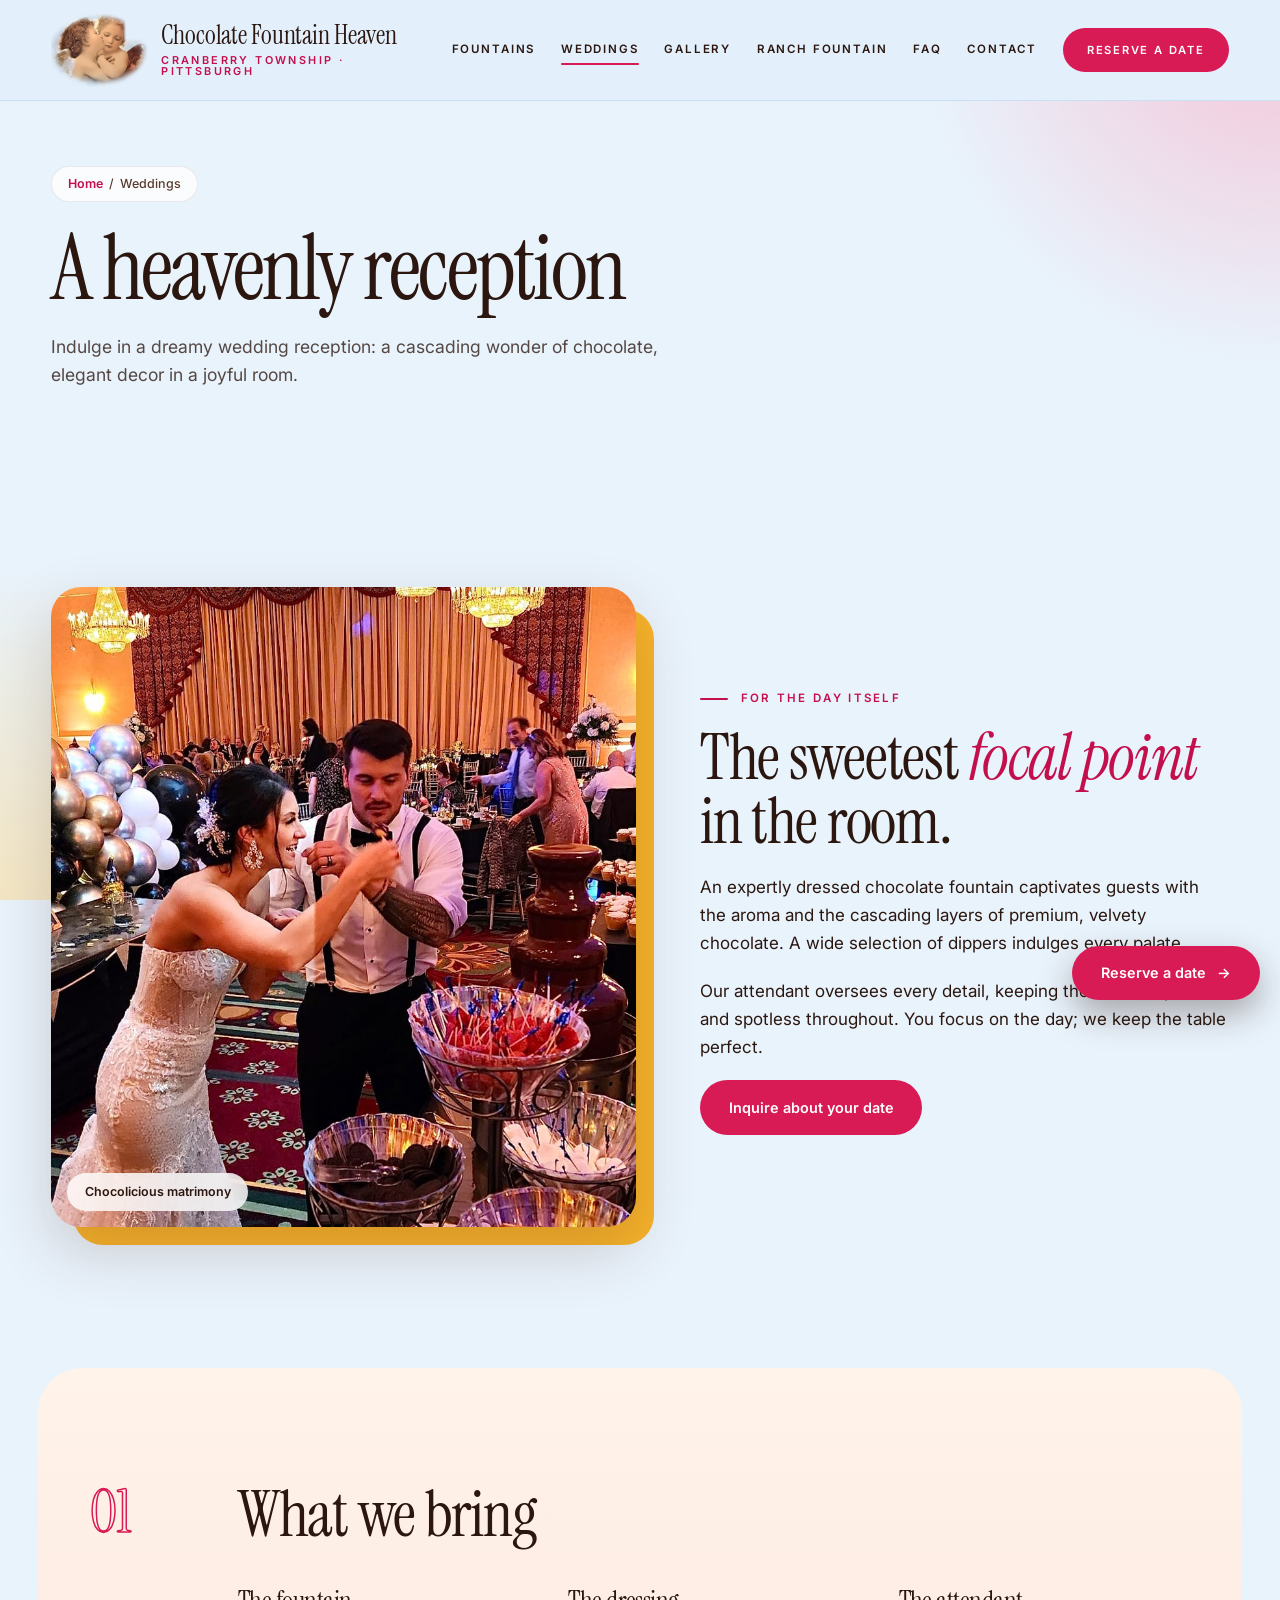
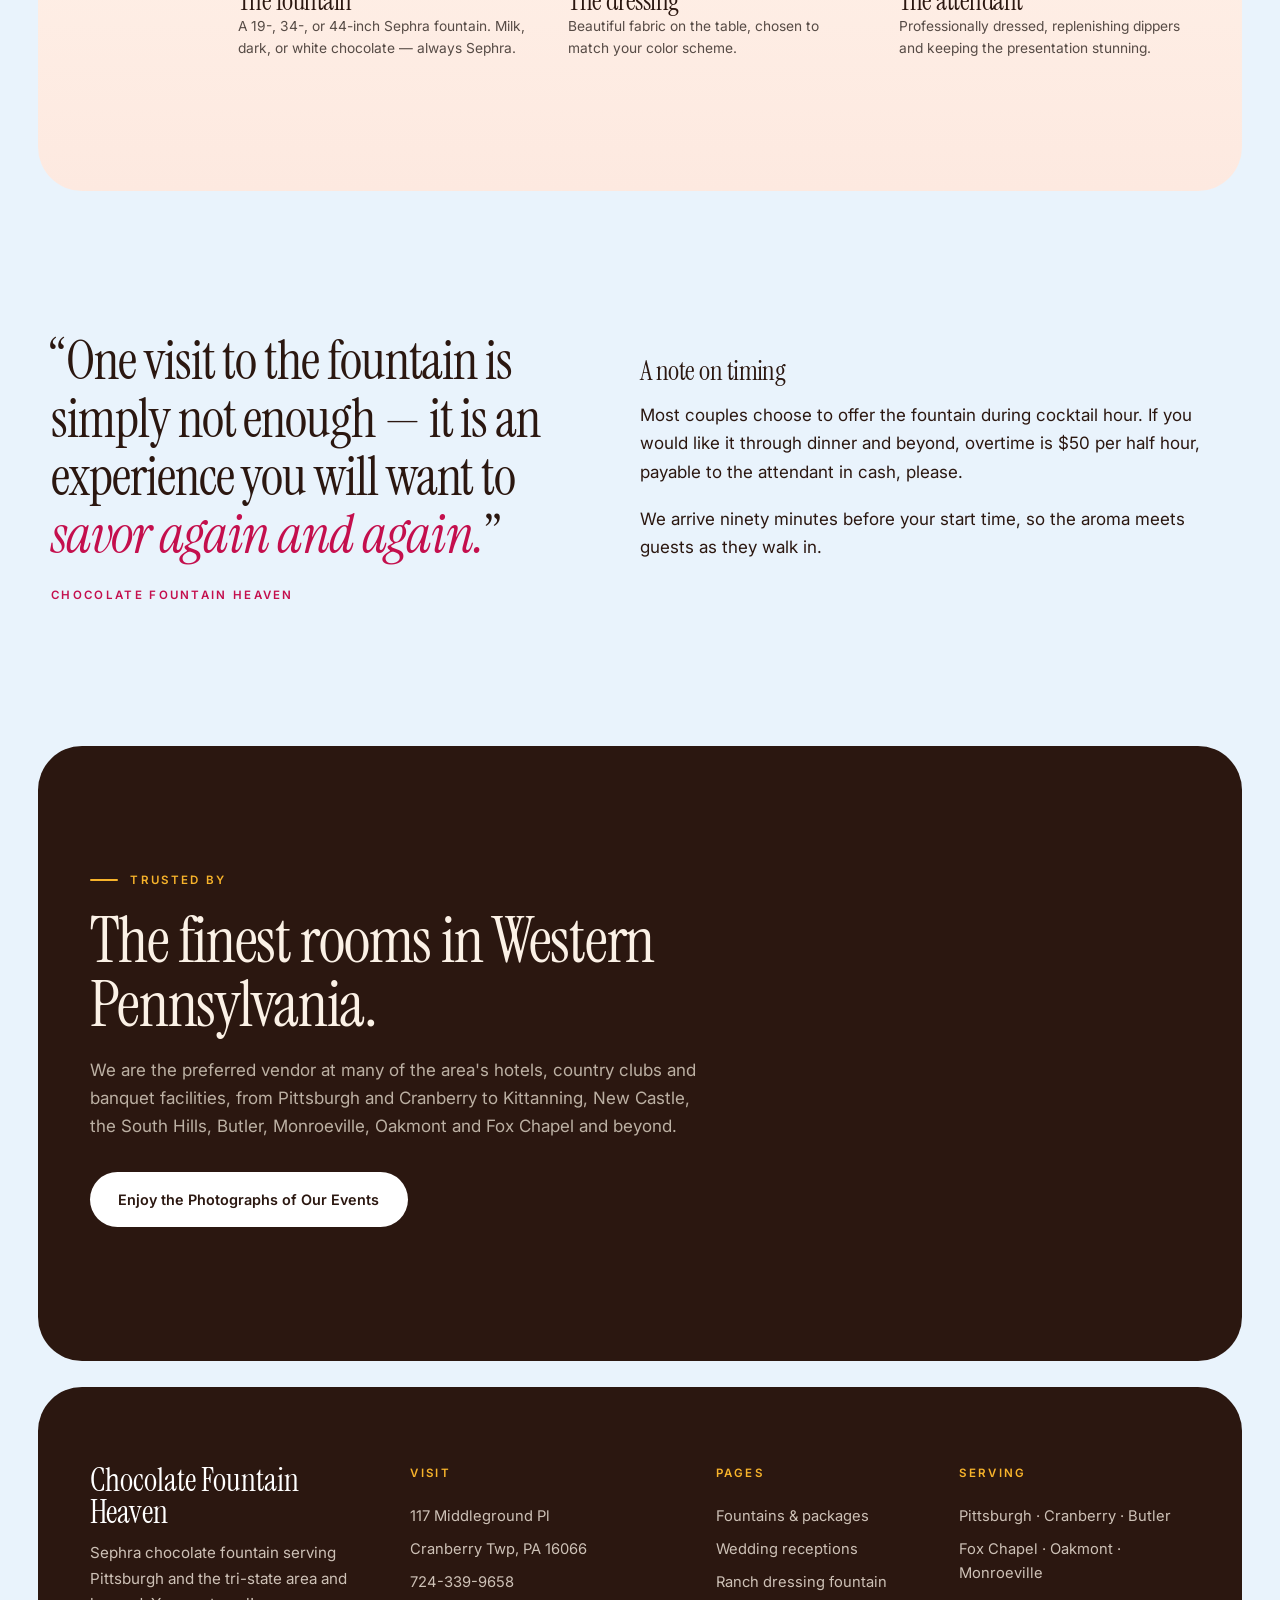
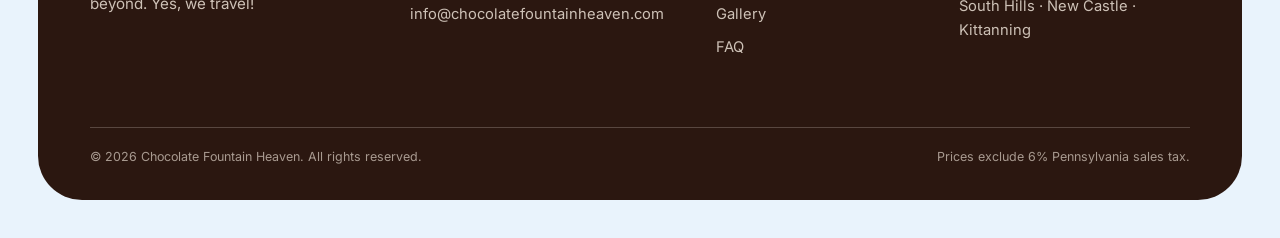
<file: site/weddings.html>
<!DOCTYPE html>
<html lang="en">
<head>
<meta charset="utf-8">
<meta name="viewport" content="width=device-width, initial-scale=1">
<title>Wedding Receptions — Chocolate Fountain Heaven, Pittsburgh</title>
<meta name="description" content="Chocolate fountains for Pittsburgh wedding receptions: Sephra chocolate, designer fabric on the table and an attendant all evening.">
<link rel="preconnect" href="https://fonts.googleapis.com">
<link rel="preconnect" href="https://fonts.gstatic.com" crossorigin>
<link href="https://fonts.googleapis.com/css2?family=Instrument+Serif:ital@0;1&family=Inter:wght@400;500;600&display=swap" rel="stylesheet">
<link rel="stylesheet" href="css/style.css?v=2026-11-23">
<link rel="icon" href="data:image/svg+xml,%3Csvg xmlns='http://www.w3.org/2000/svg' viewBox='0 0 64 64'%3E%3Crect width='64' height='64' fill='%23150d09'/%3E%3Cpath d='M32 12c8 0 14 6 14 13s-6 12-14 12-14-5-14-12 6-13 14-13zm0 6c-4 0-8 3-8 7s4 6 8 6 8-2 8-6-4-7-8-7zm0 16c5 0 9 2 9 2v16H23V36s4-2 9-2z' fill='%23cfa46a'/%3E%3C/svg%3E">
</head>
<body>
<a class="skip" href="#main">Skip to content</a>

<header class="nav" id="nav">
  <a class="wordmark" href="index.html" aria-label="Chocolate Fountain Heaven, home">
    <img class="wordmark__angels" src="img/angels.webp" width="97" height="74" alt="" decoding="async">
    <span class="wordmark__text">
      <b>Chocolate Fountain Heaven</b>
      <span>Cranberry Township &middot; Pittsburgh</span>
    </span>
  </a>
  <nav class="nav__links" aria-label="Main">
    <a href="fountains.html">Fountains</a>
    <a href="weddings.html" aria-current="page">Weddings</a>
    <a href="gallery.html">Gallery</a>
    <a href="ranch.html">Ranch Fountain</a>
    <a href="faq.html">FAQ</a>
    <a href="contact.html">Contact</a>
    <a class="nav__cta" href="contact.html">Reserve a date</a>
  </nav>
  <button class="nav__toggle" aria-label="Open menu" aria-expanded="false"><span></span></button>
</header>

<div class="drawer" aria-hidden="true">
  <button class="drawer__close" aria-label="Close menu">&times;</button>
  <a href="index.html">Home</a>
  <a href="fountains.html">Fountains</a>
  <a href="weddings.html">Weddings</a>
  <a href="gallery.html">Gallery</a>
  <a href="ranch.html">Ranch Fountain</a>
  <a href="faq.html">FAQ</a>
  <a href="contact.html">Contact</a>
  <div class="drawer__meta">724-339-9658 &middot; info@chocolatefountainheaven.com</div>
</div>
<main id="main">
  <div class="wrap pagehead">
    <div class="crumbs"><a href="index.html">Home</a> &nbsp;/&nbsp; Weddings</div>
    <h1>A heavenly reception</h1>
    <p class="lede">Indulge in a dreamy wedding reception: a cascading wonder of chocolate, elegant decor in a joyful room.</p>
  </div>
  <section class="section">
    <div class="wrap feature">
      <div class="feature__media" data-reveal>
        <img src="img/wedding-hero.jpg" alt="A bride feeds her groom a chocolate-dipped treat beside the fountain at their reception" width="900" height="1007">
        <span class="feature__cap">Chocolicious matrimony</span>
      </div>
      <div data-reveal>
        <span class="eyebrow eyebrow--line">For the day itself</span>
        <h2 style="margin:1.1rem 0 1.2rem">The sweetest <em>focal point</em> in the room.</h2>
        <p>An expertly dressed chocolate fountain captivates guests with the aroma and the cascading layers of premium, velvety chocolate. A wide selection of dippers indulges every palate.</p>
        <p>Our attendant oversees every detail, keeping the fountain pristine and spotless throughout. You focus on the day; we keep the table perfect.</p>
        <a class="btn" href="contact.html">Inquire about your date</a>
      </div>
    </div>
  </section>

  <section class="section section--cream">
    <div class="wrap chapter">
      <div class="chapter__no">01</div>
      <div>
        <div class="chapter__head"><h2>What we bring</h2></div>
        <div style="display:grid;grid-template-columns:repeat(auto-fit,minmax(240px,1fr));gap:2.4rem" data-reveal>
          <div>
            <h3>The fountain</h3>
            <p class="small" style="color:rgba(21,13,9,.72)">A 19-, 34-, or 44-inch Sephra fountain. Milk, dark, or white chocolate &mdash; always Sephra.</p>
          </div>
          <div>
            <h3>The dressing</h3>
            <p class="small" style="color:rgba(21,13,9,.72)">Beautiful fabric on the table, chosen to match your color scheme.</p>
          </div>
          <div>
            <h3>The attendant</h3>
            <p class="small" style="color:rgba(21,13,9,.72)">Professionally dressed, replenishing dippers and keeping the presentation stunning.</p>
          </div>
        </div>
      </div>
    </div>
  </section>

  <section class="section">
    <div class="wrap defn" data-reveal>
      <div>
        <blockquote>
          <p>&ldquo;One visit to the fountain is simply not enough &mdash; it is an experience you will want to <em>savor again and again.</em>&rdquo;</p>
          <cite>Chocolate Fountain Heaven</cite>
        </blockquote>
      </div>
      <div>
        <h3 style="margin-bottom:1rem">A note on timing</h3>
        <p>Most couples choose to offer the fountain during cocktail hour. If you would like it through dinner and beyond, overtime is $50 per half hour, payable to the attendant in cash, please.</p>
        <p>We arrive ninety minutes before your start time, so the aroma meets guests as they walk in.</p>
      </div>
    </div>
  </section>

  <section class="section section--dark">
    <div class="wrap" data-reveal style="text-align:left">
      <span class="eyebrow eyebrow--line" style="color:var(--brass-lt)">Trusted by</span>
      <h2 style="margin:1.2rem 0;max-width:26ch">The finest rooms in Western Pennsylvania.</h2>
      <p style="color:rgba(244,236,221,.72);max-width:56ch">We are the preferred vendor at many of the area's hotels, country clubs and banquet facilities, from Pittsburgh and Cranberry to Kittanning, New Castle, the South Hills, Butler, Monroeville, Oakmont and Fox Chapel and beyond.</p>
      <p style="margin-top:2rem"><a class="btn btn--light" href="gallery.html">Enjoy the Photographs of Our Events</a></p>
    </div>
  </section>

</main>
<footer class="foot">
  <div class="wrap">
    <div class="foot__grid">
      <div class="foot__brand">
        <b>Chocolate Fountain Heaven</b>
        <p>Sephra chocolate fountain serving Pittsburgh and the tri-state area and beyond. Yes, we travel!</p>
      </div>
      <div>
        <h4>Visit</h4>
        <ul>
          <li>117 Middleground Pl</li>
          <li>Cranberry Twp, PA 16066</li>
          <li><a href="tel:+17243399658">724-339-9658</a></li>
          <li><a href="mailto:info@chocolatefountainheaven.com">info@chocolatefountainheaven.com</a></li>
        </ul>
      </div>
      <div>
        <h4>Pages</h4>
        <ul>
          <li><a href="fountains.html">Fountains &amp; packages</a></li>
          <li><a href="weddings.html">Wedding receptions</a></li>
          <li><a href="ranch.html">Ranch dressing fountain</a></li>
          <li><a href="gallery.html">Gallery</a></li>
          <li><a href="faq.html">FAQ</a></li>
        </ul>
      </div>
      <div>
        <h4>Serving</h4>
        <ul>
          <li>Pittsburgh &middot; Cranberry &middot; Butler</li>
          <li>Fox Chapel &middot; Oakmont &middot; Monroeville</li>
          <li>South Hills &middot; New Castle &middot; Kittanning</li>
        </ul>
      </div>
    </div>
    <div class="foot__bar">
      <span>&copy; <span data-year>2026</span> Chocolate Fountain Heaven. All rights reserved.</span>
      <span>Prices exclude 6% Pennsylvania sales tax.</span>
    </div>
  </div>
</footer>
<script src="js/main.js?v=2026-11-27"></script>
</body>
</html>
</file>
<file: site/css/style.css>
/* ==========================================================================
   Chocolate Fountain Heaven — "Blush Modern" design (B2)
   Palette: cocoa ink, ivory paper, raspberry, gold, mint, lilac, blush.
   Type: Instrument Serif (display) / Inter (text).
   Class names are unchanged from the earlier editorial build so all page
   copy stays as-is; only the look changed. No build step.
   ========================================================================== */

:root {
  --ink:        #2b1710;
  --ink-soft:   #3b2219;
  --cocoa:      #5a3a2e;
  --cream:      #fbf1e6;
  --paper:      #e9f3fc;
  --blush:      #eed2c6;
  --brass:      #c40f4d;   /* accent text + lines: raspberry (AA on paper) */
  --berry:      #d81a55;   /* accent fills */
  --brass-lt:   #f7b32b;   /* accent on dark: gold */
  --gold:       #f7b32b;
  --mint:       #c9ebd2;
  --lilac:      #e2d3f6;
  --sun:        #ffe9b8;
  --wine:       #a80a40;
  --line:       rgba(43, 23, 16, .14);
  --line-lt:    rgba(43, 23, 16, .08);
  --line-cream: rgba(251, 241, 230, .22);

  --display: "Instrument Serif", "Iowan Old Style", Georgia, serif;
  --serif:   "Instrument Serif", Georgia, serif;
  --sans:    "Inter", "Helvetica Neue", Arial, sans-serif;

  --wrap: 1280px;
  --pad:  clamp(1.25rem, 4vw, 4.5rem);
  --r:    30px;
  --ease: cubic-bezier(.2, .7, .2, 1);
}

*, *::before, *::after { box-sizing: border-box; }
html { -webkit-text-size-adjust: 100%; scroll-behavior: smooth; overflow-x: hidden; }
body {
  margin: 0; background: var(--paper); color: var(--ink);
  font-family: var(--sans); font-weight: 400;
  font-size: clamp(1rem, .4vw + .9rem, 1.0625rem); line-height: 1.65;
  -webkit-font-smoothing: antialiased; overflow-x: hidden;
}
img { max-width: 100%; display: block; }
a { color: inherit; text-decoration: none; }
::selection { background: var(--berry); color: #fff; }

/* soft colour glows behind everything */
body::before {
  content: ""; position: fixed; inset: 0; z-index: -1; pointer-events: none;
  background:
    radial-gradient(520px 520px at 100% 0%, rgba(255, 157, 184, .55), transparent 70%),
    radial-gradient(480px 480px at 0% 100%, rgba(255, 217, 138, .5), transparent 70%);
}

/* ---------- type ---------- */
.eyebrow {
  font-family: var(--sans); font-size: .72rem; font-weight: 600;
  letter-spacing: .2em; text-transform: uppercase; color: var(--brass);
}
.eyebrow--line { display: inline-flex; align-items: center; gap: .8rem; }
.eyebrow--line::before { content: ""; width: 28px; height: 2px; border-radius: 2px; background: currentColor; }
h1, h2, h3, h4 { font-family: var(--display); font-weight: 400; margin: 0; letter-spacing: -.02em; }
h1 { font-size: clamp(3.2rem, 7.4vw, 7.25rem); line-height: .95; letter-spacing: -.03em; }
h2 { font-size: clamp(2.4rem, 5vw, 5rem); line-height: 1; }
h3 { font-size: clamp(1.6rem, 2.1vw, 2.1rem); line-height: 1.08; }
h1 em, h2 em, h3 em { font-style: italic; color: var(--brass); }
.hero h1 em, .section--dark h2 em, .cta h2 em, .pagehead h1 em {
  background: linear-gradient(95deg, #ff6b94, #ffb347);
  -webkit-background-clip: text; background-clip: text; color: transparent;
  /* gradient text clip: the box must be taller than the glyphs, or background-clip:text
     cuts descenders (the client saw the tail of the y in "beautifully" sliced off).
     Line-height plus bottom padding give the descender room; negative margins keep the
     surrounding rhythm unchanged. */
  display: inline-block; line-height: 1.32;
  padding: .05em .1em .22em; margin: -.05em -.1em -.22em;
  -webkit-box-decoration-break: clone; box-decoration-break: clone;
}
.hero h1 em { background: linear-gradient(95deg, #d81a55, #f7762b); -webkit-background-clip: text; background-clip: text; color: transparent; }
p { margin: 0 0 1.15em; }
.lede { font-size: clamp(1.1rem, 1.3vw, 1.3rem); line-height: 1.55; color: rgba(43, 23, 16, .78); }
.small { font-size: .86rem; }

/* ---------- layout ---------- */
.wrap { width: 100%; max-width: var(--wrap); margin-inline: auto; padding-inline: var(--pad); }
.section { padding-block: clamp(3.5rem, 9vw, 9rem); position: relative; }
.section--tight { padding-block: clamp(2.5rem, 5vw, 4.5rem); }
.section--dark {
  background: var(--ink); color: var(--cream);
  margin: 2vw 3vw; border-radius: 44px;
}
.section--cream {
  background: linear-gradient(180deg, #fff3ea, #fde9e0);
  margin: 2vw 3vw; border-radius: 44px;
}
.chapter { display: grid; grid-template-columns: 110px minmax(0, 1fr); gap: clamp(1rem, 3vw, 3.5rem); align-items: start; }
.chapter__no {
  font-family: var(--display); font-size: clamp(3rem, 4.6vw, 4.4rem); line-height: 1;
  color: transparent; -webkit-text-stroke: 1.5px var(--berry);
  position: sticky; top: 110px;
}
.section--dark .chapter__no { -webkit-text-stroke-color: var(--gold); }
.chapter__head { display: flex; flex-wrap: wrap; align-items: baseline; gap: .5rem 1.4rem; margin-bottom: clamp(1.6rem, 3vw, 2.8rem); }
.chapter__head h2 { flex: 1 1 auto; }
.chapter__head .aside {
  font-family: var(--display); font-style: italic; color: var(--brass);
  font-size: clamp(1.1rem, 1.55vw, 1.38rem); line-height: 1.25; text-wrap: balance;
}
.section--dark .chapter__head .aside { color: var(--gold); }
.rule { height: 1px; background: var(--line); border: 0; margin: 0; }
.section--dark .rule { background: var(--line-cream); }

/* ---------- header: original full-width bar, restyled ---------- */
.nav {
  position: fixed; inset: 0 0 auto 0; z-index: 900;
  display: flex; align-items: center; justify-content: space-between; gap: 2rem;
  padding: .8rem var(--pad);
  background: #e3f0fb;                       /* very light blue header */
  border-bottom: 1px solid rgba(110, 160, 210, .22);
  color: var(--ink);
  transition: background .4s var(--ease), border-color .4s var(--ease), padding .4s var(--ease), box-shadow .4s var(--ease);
}
.nav.is-stuck {
  background: rgba(227, 240, 251, .95);
  backdrop-filter: blur(14px) saturate(130%); -webkit-backdrop-filter: blur(14px) saturate(130%);
  box-shadow: 0 8px 30px rgba(60, 100, 150, .12);
  padding-block: .45rem;
}
.wordmark { display: flex; align-items: center; gap: .85rem; line-height: 1; }
.wordmark__angels { height: 74px; width: auto; flex: none; transition: height .4s var(--ease); }
.nav.is-stuck .wordmark__angels { height: 56px; }
.wordmark__text { display: flex; flex-direction: column; line-height: 1; }
.wordmark b { font-family: var(--display); font-weight: 400; font-size: 1.6rem; letter-spacing: -.005em; }
.wordmark__text span {
  font-size: .68rem; font-weight: 600; letter-spacing: .22em; text-transform: uppercase;
  margin-top: .45rem; color: var(--brass);
}
.nav__links { display: flex; align-items: center; gap: clamp(.9rem, 2vw, 2rem); }
.nav__links a {
  font-size: .72rem; font-weight: 600; letter-spacing: .16em; text-transform: uppercase;
  padding-block: .35rem; position: relative; color: var(--ink); white-space: nowrap;
}
.nav__links a::after {
  content: ""; position: absolute; left: 0; right: 0; bottom: 0; height: 2px; border-radius: 2px;
  background: var(--berry); transform: scaleX(0); transform-origin: left; transition: transform .45s var(--ease);
}
.nav__links a:hover::after, .nav__links a[aria-current="page"]::after { transform: scaleX(1); }
.nav__links a.nav__cta {
  background: var(--berry); color: #fff; border: 0; border-radius: 50px;
  padding: .8rem 1.5rem; font-size: .7rem; letter-spacing: .16em;
  transition: background .3s var(--ease), transform .3s var(--ease), box-shadow .3s var(--ease);
}
.nav__links a.nav__cta::after { display: none; }
.nav__links a.nav__cta:hover { background: var(--ink); transform: translateY(-2px); box-shadow: 0 10px 24px rgba(224, 36, 94, .35); }
.nav__toggle {
  display: none; width: 44px; height: 44px; border: 1.5px solid currentColor; border-radius: 50%;
  background: none; color: inherit; cursor: pointer; padding: 0; align-items: center; justify-content: center;
}
.nav__toggle span { display: block; width: 18px; height: 2px; background: currentColor; position: relative; border-radius: 2px; }
.nav__toggle span::before, .nav__toggle span::after { content: ""; position: absolute; left: 0; width: 18px; height: 2px; background: currentColor; border-radius: 2px; }
.nav__toggle span::before { top: -6px; }
.nav__toggle span::after  { top: 6px; }

.drawer {
  position: fixed; inset: 0; z-index: 950; background: var(--ink); color: var(--cream);
  display: flex; flex-direction: column; justify-content: center; gap: .2rem;
  padding: 2rem var(--pad);
  transform: translateY(-100%); visibility: hidden;
  transition: transform .5s var(--ease), visibility 0s .5s;
}
.drawer.is-open { transform: translateY(0); visibility: visible; transition: transform .5s var(--ease); }
.drawer a { font-family: var(--display); font-size: clamp(2.4rem, 9vw, 3.6rem); padding-block: .15rem; border-bottom: 1px solid var(--line-cream); }
.drawer a:hover { color: var(--gold); }
.drawer__close { position: absolute; top: 1.2rem; right: var(--pad); background: var(--berry); width: 46px; height: 46px; border-radius: 50%; border: 0; color: #fff; font-size: 1.8rem; line-height: 1; cursor: pointer; }
.drawer__meta { margin-top: 2rem; font-size: 1rem; color: var(--gold); }

/* ---------- buttons ---------- */
.btn {
  display: inline-flex; align-items: center; gap: .7rem;
  font-family: var(--sans); font-size: .9rem; font-weight: 600;
  padding: .95rem 1.8rem; border-radius: 50px; border: 0;
  background: var(--berry); color: #fff; cursor: pointer;
  transition: background .35s var(--ease), color .35s var(--ease), transform .35s var(--ease), box-shadow .35s var(--ease);
}
.btn:hover { background: var(--ink); transform: translateY(-2px); box-shadow: 0 12px 26px rgba(224, 36, 94, .35); }
.btn i { font-style: normal; transition: transform .3s var(--ease); }
.btn:hover i { transform: translateX(4px); }
.btn--solid { background: var(--berry); color: #fff; }
.btn--ghost { background: rgba(255, 255, 255, .65); color: var(--ink); border: 1px solid rgba(43, 23, 16, .16); }
.btn--ghost:hover { background: var(--ink); color: #fff; }
.btn--light { background: #fff; color: var(--ink); }
.btn--light:hover { background: var(--gold); color: var(--ink); box-shadow: 0 12px 26px rgba(247, 179, 43, .4); }
.link-u { font-size: .9rem; font-weight: 600; color: var(--brass); border-bottom: 2px solid currentColor; padding-bottom: .2rem; }
.link-u:hover { color: var(--ink); }
.section--dark .link-u { color: var(--gold); }

/* ---------- home hero ---------- */
.hero { padding-top: clamp(7.5rem, 11vw, 9.5rem); padding-bottom: clamp(2rem, 5vw, 4rem); min-height: 100svh; display: flex; align-items: center; }
.hero__inner { width: 100%; max-width: 1360px; margin-inline: auto; padding-inline: var(--pad); display: grid; grid-template-columns: 1.1fr 1fr; gap: 4vw; align-items: center; }
.pill {
  display: inline-flex; align-items: center; gap: .7rem; padding: .5rem 1.1rem; border-radius: 40px;
  background: rgba(255, 255, 255, .78); border: 1px solid var(--line-lt); font-size: .82rem; font-weight: 500; color: var(--cocoa);
  margin-bottom: 1.6rem;
}
.pill::before { content: ""; width: 8px; height: 8px; border-radius: 50%; background: var(--berry); animation: pulse 1.8s infinite; }
@keyframes pulse { 50% { opacity: .3; transform: scale(1.6); } }
.hero h1 { font-size: clamp(3.4rem, 7.2vw, 7.25rem); }
.hero__lede { font-size: clamp(1.05rem, 1.2vw, 1.2rem); color: rgba(43, 23, 16, .75); max-width: 34rem; margin: 1.6rem 0 2rem; }
.hero__actions { display: flex; flex-wrap: wrap; gap: .8rem; }
.proof { list-style: none; display: flex; flex-wrap: wrap; gap: 1rem 2.4rem; margin: 2.6rem 0 0; padding: 0; }
.proof b { display: block; font: 400 clamp(1.9rem, 2.6vw, 2.5rem)/1 var(--display); }
.proof b.proof-choc { font-size: clamp(1.2rem, 1.75vw, 1.62rem); line-height: 1.15; }
.proof li > span { font-size: .82rem; color: var(--cocoa); }
.proof b span { font: inherit; color: inherit; }
.hero__note { margin: 1.6rem 0 0; font-family: var(--display); font-style: italic; font-size: 1.25rem; color: var(--brass); }

.stage { position: relative; height: min(78vh, 720px); min-height: 520px; }
.arch { position: absolute; inset: 0 14% 0 0; border-radius: 999px 999px var(--r) var(--r); overflow: hidden; background: #e8d3ca; box-shadow: 0 30px 70px rgba(80, 40, 25, .25); }
.arch2 { position: absolute; right: 0; bottom: 6%; width: 36%; aspect-ratio: 3 / 4; border-radius: var(--r); overflow: hidden; background: #e8d3ca; border: 8px solid var(--gold); box-shadow: 0 20px 50px rgba(80, 40, 25, .25); }
.arch2 img { width: 100%; height: 100%; object-fit: cover; object-position: 50% 55%; }
.cyc img { position: absolute; inset: 0; width: 100%; height: 100%; object-fit: cover; opacity: 0; transition: opacity 1.6s ease; }
.cyc:not(.is-ready) img:first-child { opacity: 1; }
.cyc img.on { opacity: 1; animation: kb 10s ease-out forwards; }
@keyframes kb { from { transform: scale(1.02); } to { transform: scale(1.13); } }
.chip {
  position: absolute; z-index: 4; display: flex; align-items: center; gap: .8rem; padding: .7rem 1.2rem .7rem .7rem;
  border-radius: 50px; background: rgba(255, 255, 255, .8); backdrop-filter: blur(14px); -webkit-backdrop-filter: blur(14px);
  border: 1px solid rgba(255, 255, 255, .9); box-shadow: 0 12px 34px rgba(60, 30, 20, .16);
  font-size: .82rem; font-weight: 600; line-height: 1.3; animation: bob 6s ease-in-out infinite;
}
.chip small { display: block; color: var(--cocoa); font-weight: 400; font-size: .74rem; }
.chip .dot { width: 38px; height: 38px; border-radius: 50%; display: grid; place-items: center; font-size: 1.05rem; }
.chip--inline { position: static; animation: none; align-self: center; color: var(--ink); }
.chip--inline .dot { background: var(--lilac); flex: none; }
@keyframes bob { 50% { transform: translateY(-12px); } }
.hero__copy > * { opacity: 0; animation: up 1.1s var(--ease) forwards; }
.hero__copy > *:nth-child(1) { animation-delay: .15s; } .hero__copy > *:nth-child(2) { animation-delay: .3s; }
.hero__copy > *:nth-child(3) { animation-delay: .5s; } .hero__copy > *:nth-child(4) { animation-delay: .7s; }
.hero__copy > *:nth-child(5) { animation-delay: .9s; } .hero__copy > *:nth-child(6) { animation-delay: 1.05s; }
.arch, .arch2 { animation: rise 1.4s var(--ease) both; } .arch2 { animation-delay: .4s; }
@keyframes up { from { opacity: 0; transform: translateY(30px); } to { opacity: 1; transform: none; } }
@keyframes rise { from { opacity: 0; transform: translateY(70px) scale(.97); } }

/* ---------- venue marquee ---------- */
.band { overflow: hidden; background: var(--berry); color: #fff; transform: rotate(-1.2deg); margin: 1.5rem -2vw; box-shadow: 0 14px 40px rgba(224, 36, 94, .35); }
.band__track { display: flex; gap: 2.2rem; white-space: nowrap; padding-block: 1.2rem; width: max-content; animation: slide 46s linear infinite; font-family: var(--display); font-size: clamp(1.6rem, 2.4vw, 2.2rem); }
.band__track span { display: inline-flex; align-items: center; gap: 2.2rem; }
.band__track span::after { content: "\2726"; color: var(--gold); font-size: .7em; }
@keyframes slide { from { transform: translateX(0); } to { transform: translateX(-50%); } }

/* ---------- definition / pull quote ---------- */
.defn { display: grid; grid-template-columns: minmax(0, 1fr) minmax(0, 1.15fr); gap: clamp(2rem, 6vw, 6rem); align-items: center; }
.defn blockquote { margin: 0; }
.defn blockquote p { font-family: var(--display); font-size: clamp(2.2rem, 4.2vw, 4rem); line-height: 1.08; letter-spacing: -.02em; margin: 0; }
.defn blockquote em { color: var(--brass); }
.defn cite { display: block; margin-top: 1.4rem; font-style: normal; font-size: .72rem; font-weight: 600; letter-spacing: .2em; text-transform: uppercase; color: var(--brass); }
.defn__body p:first-child::first-letter { font-family: var(--display); font-size: 3.6em; float: left; line-height: .82; padding: .1em .12em 0 0; color: var(--berry); }

/* ---------- feature (image + text) ---------- */
.feature { display: grid; grid-template-columns: 1.05fr .95fr; gap: clamp(1.6rem, 5vw, 5rem); align-items: center; }
.feature--flip .feature__media { order: 2; }
.feature__media { position: relative; border-radius: var(--r); box-shadow: 0 24px 60px rgba(80, 40, 25, .2); }
.feature__media img { width: 100%; height: clamp(340px, 52vw, 640px); object-fit: cover; border-radius: var(--r); }
.feature .feature__media--portrait img { height: auto; aspect-ratio: 4 / 5; }
.feature__media::before { content: ""; position: absolute; inset: 22px -18px -18px 22px; border-radius: var(--r); background: var(--gold); z-index: -1; }
.feature--flip .feature__media::before { background: var(--lilac); }
/* ---------- 44-inch showcase (STE-713) ---------- */
.showcase {
  margin-top: clamp(2rem, 4vw, 3.2rem); padding: clamp(1.6rem, 3.4vw, 3rem);
  border: 1px solid var(--line); border-radius: var(--r);
  background: linear-gradient(135deg, rgba(207,164,106,.12), rgba(232,211,202,.28) 55%, rgba(255,255,255,.6));
  box-shadow: 0 22px 54px rgba(80,40,25,.10);
}
.showcase h3 { font-size: clamp(1.9rem, 3.4vw, 2.9rem); margin: .9rem 0 1rem; }
.showcase__lede { font-family: var(--display); font-size: clamp(1.25rem, 2.1vw, 1.7rem); line-height: 1.42; color: var(--ink); max-width: 46ch; }
.showcase p { max-width: 62ch; }
.showcase p + p { margin-top: 1rem; }

.feature__cap {
  position: absolute; left: 16px; bottom: 16px; padding: .55rem 1.1rem; border-radius: 40px;
  background: rgba(255, 255, 255, .82); backdrop-filter: blur(10px); -webkit-backdrop-filter: blur(10px);
  font-size: .78rem; font-weight: 600; color: var(--ink);
}
.feature h2 { margin-bottom: 1.2rem; }

/* ---------- bento (home fountains) ---------- */
.bento { display: grid; grid-template-columns: repeat(4, 1fr); grid-auto-rows: minmax(280px, auto); gap: 18px; }
.bento__card {
  position: relative; border-radius: var(--r); overflow: hidden; padding: clamp(1.4rem, 2vw, 2rem);
  display: flex; flex-direction: column; justify-content: flex-end; background: #fff;
  box-shadow: 0 10px 36px rgba(80, 40, 25, .1);
  transition: transform .45s var(--ease), box-shadow .45s var(--ease);
}
.bento__card:hover { transform: translateY(-8px); box-shadow: 0 24px 54px rgba(80, 40, 25, .2); }
.bento__card h3 { font-size: clamp(2rem, 2.6vw, 2.6rem); margin: .8rem 0 .6rem; }
.bento__card p { font-size: .92rem; margin: 0; max-width: 46ch; }
.bento__tag { align-self: flex-start; padding: .35rem .9rem; border-radius: 30px; background: #fff; color: var(--ink); font-size: .72rem; font-weight: 700; letter-spacing: .04em; }
.bento__price { margin-top: 1.1rem; font: 400 1.9rem/1 var(--display); }
.bento__card--big { grid-column: span 2; grid-row: span 2; background: var(--ink); color: #fff; }
.bento__card--big > img { position: absolute; inset: 0; width: 100%; height: 100%; object-fit: cover; opacity: .8; transition: transform 1.2s var(--ease); }
.bento__card--big:hover > img { transform: scale(1.06); }
.bento__card--big::after { content: ""; position: absolute; inset: 0; background: linear-gradient(transparent 25%, rgba(25, 10, 6, .9)); }
.bento__card--big > *:not(img) { position: relative; z-index: 2; }
.bento__card--big .bento__tag { background: rgba(255, 255, 255, .22); color: #fff; backdrop-filter: blur(8px); }
.bento__card--big p { color: #f6e5dc; } .bento__card--big .bento__price { color: var(--gold); }
.bento__card--berry { grid-column: span 2; background: var(--berry); color: #fff; }
.bento__card--berry .bento__tag { color: var(--berry); } .bento__card--berry p { color: #ffe3ec; } .bento__card--berry .bento__price { color: var(--gold); }
.bento__card--gold { background: var(--gold); } .bento__card--gold p { color: #4f3305; }
.bento__card--mint { background: var(--mint); } .bento__card--mint p { color: #204a2d; } .bento__card--mint .bento__price { color: #17592e; }
.bento__card--lilac { background: var(--lilac); } .bento__card--lilac p { color: #3c2a5e; }

/* ---------- menu list (fountains page, contact rows) ---------- */
.menu { border-top: 1px solid var(--line); }
.menu__row {
  display: grid; grid-template-columns: minmax(0, .95fr) minmax(0, 1.35fr) auto;
  gap: clamp(1rem, 3vw, 3rem); align-items: start;
  padding: clamp(1.4rem, 2.6vw, 2.2rem) 0; border-bottom: 1px solid var(--line);
  transition: background .4s var(--ease), padding-left .4s var(--ease);
}
.menu__row:hover { background: linear-gradient(90deg, var(--blush), transparent); padding-left: 1rem; }
.menu__name { font-family: var(--display); font-size: clamp(1.7rem, 2.4vw, 2.3rem); line-height: 1.05; }
.menu__name small { display: block; font-family: var(--sans); font-size: .72rem; font-weight: 600; letter-spacing: .16em; text-transform: uppercase; color: var(--brass); margin-top: .6rem; }
.menu__desc { font-size: .95rem; color: rgba(43, 23, 16, .78); margin: 0; }
.menu__price { font: 400 1.7rem/1 var(--display); white-space: nowrap; color: var(--brass); }
.section--dark .menu__price { color: var(--gold); }
.menu__row--contact { grid-template-columns: 140px minmax(0, 1fr); gap: 1.4rem; }
.menu__row--contact a { overflow-wrap: anywhere; }

/* ---------- dipper chips ---------- */
.dippers ul { list-style: none; margin: 0; padding: 0; display: flex; flex-wrap: wrap; gap: .7rem; }
.dippers li { padding: .6rem 1.3rem; border-radius: 40px; font-size: .95rem; font-weight: 500; background: #fff; box-shadow: 0 6px 18px rgba(80, 40, 25, .08); transition: transform .3s var(--ease); }
.dippers li:hover { transform: translateY(-4px) rotate(-1deg); }
.dippers li:nth-child(4n+1) { background: var(--blush); } .dippers li:nth-child(4n+2) { background: var(--sun); }
.dippers li:nth-child(4n+3) { background: var(--mint); } .dippers li:nth-child(4n) { background: var(--lilac); }
.dippers li span:last-child { display: none; }

/* ---------- steps ---------- */
.steps { display: grid; grid-template-columns: repeat(4, 1fr); gap: 16px; }
.steps > div { padding: 1.8rem; border-radius: 24px; background: rgba(255, 255, 255, .07); border: 1px solid var(--line-cream); }
.steps .n { font: italic 400 1.6rem/1 var(--display); color: var(--gold); }
.steps h3 { margin: .9rem 0 .6rem; color: var(--cream); font-size: 1.9rem; }
.steps p { font-size: .9rem; color: rgba(251, 241, 230, .78); margin: 0; }

/* ---------- home gallery teaser ---------- */
.masonry { display: grid; grid-template-columns: repeat(3, 1fr); gap: 18px; padding-bottom: 36px; }
.masonry figure { margin: 0; position: relative; border-radius: var(--r); overflow: hidden; aspect-ratio: 4 / 5; box-shadow: 0 16px 40px rgba(80, 40, 25, .16); transition: transform .5s var(--ease); }
.masonry figure:nth-child(3n+2) { transform: translateY(36px); }
.masonry figure:hover { transform: translateY(-8px); }
.masonry figure:nth-child(3n+2):hover { transform: translateY(26px); }
.masonry img { width: 100%; height: 100%; object-fit: cover; transition: transform 1.2s var(--ease); }
.masonry figure:hover img { transform: scale(1.06); }
.masonry figcaption { position: absolute; left: 14px; bottom: 14px; padding: .4rem 1rem; border-radius: 30px; background: rgba(255, 255, 255, .85); font-size: .74rem; font-weight: 600; }

/* ---------- gallery page ---------- */
.plates { display: grid; grid-template-columns: repeat(3, minmax(0, 1fr)); grid-auto-flow: dense; gap: clamp(.9rem, 2vw, 1.5rem); }
.plates figure { margin: 0; position: relative; }
.plates .plate { position: relative; overflow: hidden; cursor: zoom-in; aspect-ratio: 4 / 5; background: var(--blush); border-radius: var(--r); box-shadow: 0 14px 36px rgba(80, 40, 25, .14); }
.plates figure:nth-child(3n+1) .plate:not(.plate--wide) { border-radius: 999px 999px var(--r) var(--r); }
.plates .plate--wide { grid-column: span 2; aspect-ratio: 8 / 5; }
.plates figure:has(.plate--wide) { grid-column: span 2; }
.plates img { width: 100%; height: 100%; object-fit: cover; transition: transform 1.2s var(--ease); }
.plates .plate:hover img { transform: scale(1.05); }
.plates figcaption { display: flex; align-items: baseline; justify-content: space-between; gap: 1rem; padding: .8rem .4rem 0; font-size: .74rem; font-weight: 600; color: var(--brass); }
.plates figcaption span:last-child { color: rgba(43, 23, 16, .55); font-weight: 500; }
.lb { position: fixed; inset: 0; z-index: 990; background: rgba(25, 10, 6, .94); display: none; align-items: center; justify-content: center; padding: 4vw; }
.lb.is-open { display: flex; }
.lb img { max-width: 100%; max-height: 86vh; object-fit: contain; border-radius: 18px; }
.lb button { position: absolute; background: rgba(255, 255, 255, .14); border: 0; color: #fff; font-size: 2rem; cursor: pointer; width: 52px; height: 52px; border-radius: 50%; line-height: 1; }
.lb button:hover { background: var(--berry); }
.lb__close { top: 1.4rem; right: 1.6rem; } .lb__prev { left: 1.4rem; top: 50%; transform: translateY(-50%); } .lb__next { right: 1.4rem; top: 50%; transform: translateY(-50%); }

/* ---------- FAQ ---------- */
.faq { display: grid; grid-template-columns: minmax(0, .8fr) minmax(0, 1.6fr); gap: clamp(2rem, 6vw, 6rem); align-items: start; }
.faq__side { position: sticky; top: 120px; }
.faq__side h2 { margin-bottom: 1rem; }
.faq__item { border-radius: 26px; padding: 1.6rem 1.8rem; display: grid; grid-template-columns: 56px minmax(0, 1fr); gap: 1rem; background: #fff; box-shadow: 0 8px 28px rgba(80, 40, 25, .07); margin-bottom: 14px; transition: transform .4s var(--ease), box-shadow .4s var(--ease); }
.faq__item:hover { transform: translateY(-4px); box-shadow: 0 18px 40px rgba(80, 40, 25, .13); }
.faq__item .q-n { font: italic 400 1.9rem/1 var(--display); color: var(--berry); }
.faq__item h3 { margin-bottom: .6rem; font-size: 1.7rem; }
.faq__item p { font-size: .95rem; color: rgba(43, 23, 16, .78); margin: 0; }
.faq__item:nth-child(4n+2) { background: var(--sun); } .faq__item:nth-child(4n+3) { background: #eef8f0; } .faq__item:nth-child(4n) { background: #f4eefc; }

/* ---------- CTA / contact ---------- */
.cta { display: grid; grid-template-columns: 1.1fr .9fr; gap: clamp(2rem, 6vw, 6rem); align-items: end; }
.cta h2 { font-size: clamp(2.8rem, 5.6vw, 5.4rem); line-height: .96; }
.phone-big { font-family: var(--display); font-size: clamp(2.2rem, 4vw, 3.4rem); display: inline-block; border-bottom: 3px solid var(--berry); padding-bottom: .1rem; }
.phone-big:hover { color: var(--berry); }

/* ---------- form ---------- */
.form { display: grid; gap: 1.3rem; }
.form[style] { border-radius: var(--r); }
.form__row { display: grid; grid-template-columns: 1fr 1fr; gap: 1.3rem; }
.field label .req { color: var(--berry); font-weight: 700; }
.cta .field label .req { color: var(--gold); }
.field label { display: block; font-size: .72rem; font-weight: 600; letter-spacing: .14em; text-transform: uppercase; color: var(--gold); margin-bottom: .5rem; }
.field input, .field textarea, .field select {
  width: 100%; background: rgba(255, 255, 255, .08); border: 1px solid var(--line-cream); border-radius: 14px;
  color: var(--cream); font-family: var(--sans); font-size: 1rem; padding: .8rem 1rem; outline: none;
  transition: border-color .25s, background .25s;
}
.field select option { color: var(--ink); }
.field input:focus, .field textarea:focus, .field select:focus { border-color: var(--gold); background: rgba(255, 255, 255, .13); }
.field textarea { min-height: 100px; resize: vertical; }
.form .btn { justify-self: start; }
.field input[type="date"], .field input[type="time"] { color-scheme: dark; }

/* ---------- footer ---------- */
.foot { background: var(--ink); color: rgba(251, 241, 230, .78); padding-block: clamp(3rem, 6vw, 5rem) 2rem; margin: 2vw 3vw 3vw; border-radius: 44px; }
.foot__grid { display: grid; grid-template-columns: 1.4fr 1fr 1fr 1.2fr; gap: clamp(2rem, 4vw, 4rem); }
.foot h4 { font-family: var(--sans); font-size: .72rem; letter-spacing: .2em; text-transform: uppercase; color: var(--gold); margin-bottom: 1.1rem; font-weight: 600; }
.foot ul { list-style: none; margin: 0; padding: 0; }
.foot li { padding-block: .26rem; font-size: .92rem; }
.foot a:hover { color: var(--gold); }
.foot__brand b { font: 400 2rem/1 var(--display); color: #fff; display: block; }
.foot__brand p { font-size: .95rem; margin-top: .8rem; max-width: 30ch; }
.foot__bar { margin-top: clamp(2.5rem, 5vw, 4rem); padding-top: 1.2rem; border-top: 1px solid var(--line-cream); display: flex; flex-wrap: wrap; justify-content: space-between; gap: .8rem; font-size: .78rem; color: rgba(251, 241, 230, .6); }

/* ---------- inner page head ---------- */
.pagehead { padding-top: clamp(8rem, 13vw, 11rem); padding-bottom: clamp(2.5rem, 5vw, 4rem); }
.pagehead h1 { font-size: clamp(3rem, 7vw, 6.5rem); max-width: 16ch; }
.pagehead .lede { max-width: 56ch; margin-top: 1.4rem; }
.crumbs { display: inline-block; padding: .4rem 1rem; border-radius: 30px; background: rgba(255, 255, 255, .75); border: 1px solid var(--line-lt); font-size: .78rem; font-weight: 500; color: var(--cocoa); margin-bottom: 1.5rem; }
.crumbs a { color: var(--brass); font-weight: 600; } .crumbs a:hover { color: var(--ink); }

/* ---------- floating reserve button ---------- */
.sticky-cta { position: fixed; right: 20px; bottom: 20px; z-index: 800; transform: translateY(120px); transition: transform .5s var(--ease); }
.sticky-cta.show { transform: none; }
.sticky-cta .btn { box-shadow: 0 14px 34px rgba(43, 23, 16, .35); }

/* ---------- reveal ---------- */
[data-reveal] { opacity: 0; transform: translateY(34px); transition: opacity 1s var(--ease), transform 1s var(--ease); }
[data-reveal].is-in { opacity: 1; transform: none; }

/* ---------- responsive ---------- */
@media (max-width: 1100px) {
  .nav__links { display: none; }
  .nav__toggle { display: inline-flex; }
  .steps { grid-template-columns: repeat(2, 1fr); }
  .foot__grid { grid-template-columns: 1fr 1fr; }
}
@media (max-width: 960px) {
  .hero { min-height: 0; }
  .hero__inner { grid-template-columns: 1fr; }
  .stage { height: 560px; margin-top: 1rem; }
  .bento { grid-template-columns: 1fr 1fr; }
  .bento__card--big, .bento__card--berry { grid-column: span 2; }
  .bento__card--big { grid-row: span 1; min-height: 420px; }
}
@media (max-width: 820px) {
  .chapter { grid-template-columns: 1fr; }
  .chapter__no { position: static; font-size: 2.4rem; margin-bottom: .2rem; }
  .defn, .feature, .cta, .faq { grid-template-columns: 1fr; }
  .feature--flip .feature__media { order: 0; }
  .feature__media img { height: 66vw; }
  .feature__media--portrait { max-width: 448px; margin-inline: auto; }
  .menu__row { grid-template-columns: 1fr; gap: .55rem; }
  .menu__price { margin-top: .4rem; }
  .menu__row--contact { grid-template-columns: 1fr; gap: .35rem; }
  .masonry { grid-template-columns: 1fr 1fr; } .masonry figure:nth-child(3n+2) { transform: none; }
  .faq__side { position: static; }
  .plates { grid-template-columns: repeat(2, minmax(0, 1fr)); }
  .plates .plate--wide, .plates figure:has(.plate--wide) { grid-column: span 2; }
  .section--dark, .section--cream, .foot { margin-inline: 2vw; border-radius: 32px; }
}
@media (max-width: 520px) {
  .wordmark__angels { height: 52px; } .wordmark { gap: .6rem; } .wordmark b { font-size: 1.2rem; white-space: nowrap; } .wordmark__text span { font-size: .5rem; letter-spacing: .1em; white-space: nowrap; }
  .masonry { grid-template-columns: 1fr; }
  .foot__grid, .steps, .form__row, .bento { grid-template-columns: 1fr; }
  .bento__card--big, .bento__card--berry { grid-column: auto; }
  .plates { grid-template-columns: 1fr; }
  .plates .plate--wide { grid-column: auto; aspect-ratio: 4 / 5; }
  .plates figure:has(.plate--wide) { grid-column: auto; }
}

/* ---------- accessibility ---------- */
.skip {
  position: fixed; top: .6rem; left: .6rem; z-index: 1000; transform: translateY(-160%);
  background: var(--ink); color: var(--cream); padding: .7rem 1.1rem; border-radius: 30px; font-size: .85rem; font-weight: 600;
  transition: transform .2s var(--ease);
}
.skip:focus-visible { transform: translateY(0); }
a:focus-visible, button:focus-visible, input:focus-visible, select:focus-visible, textarea:focus-visible, .plates figure:focus-visible {
  outline: 3px solid var(--gold); outline-offset: 3px;
}
@media (prefers-reduced-motion: reduce) {
  *, *::before, *::after { animation: none !important; transition: none !important; }
  html { scroll-behavior: auto; }
  [data-reveal], .hero__copy > * { opacity: 1; transform: none; }
  .cyc img.on { transform: none; }
}
</file>
